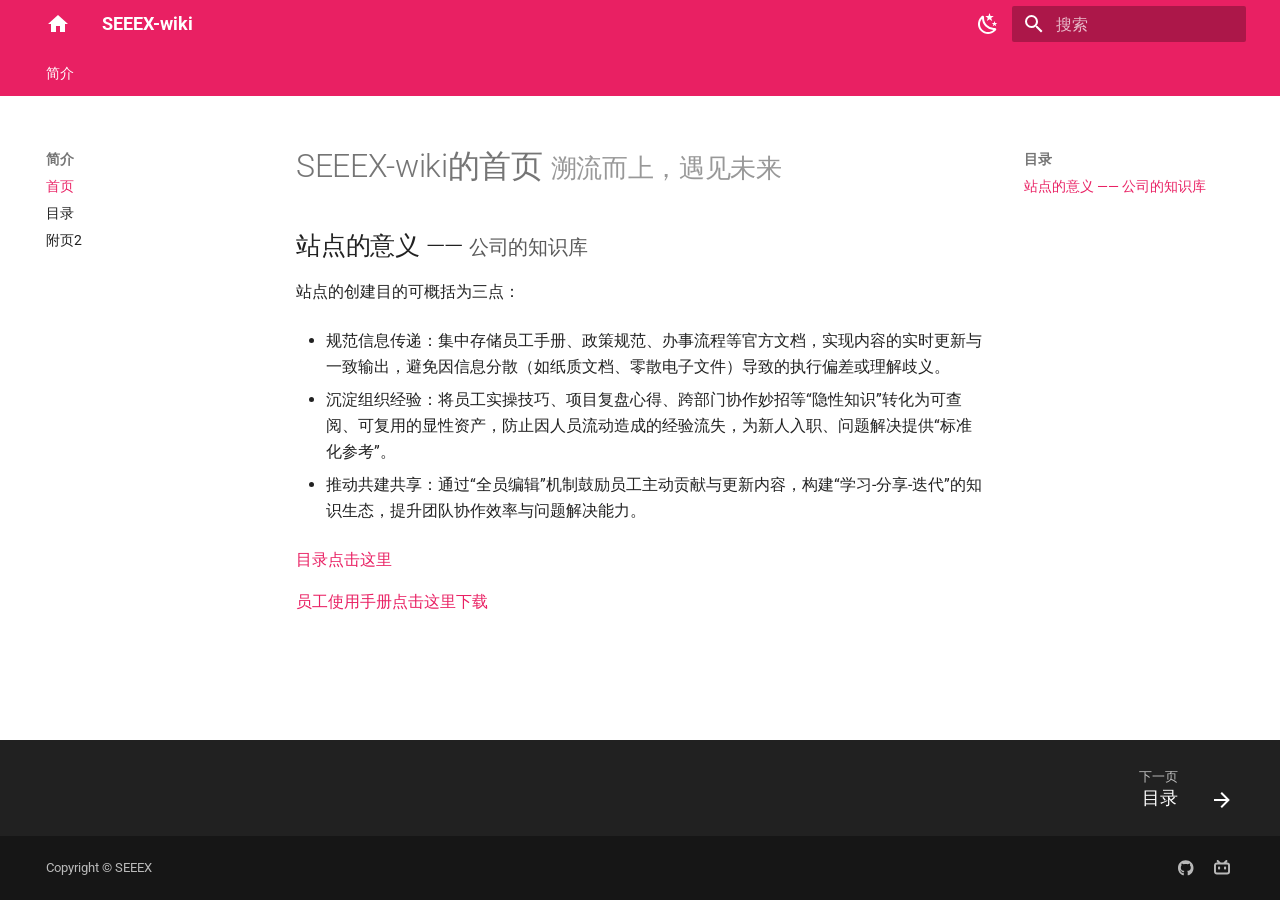
<file: index.html>
<!doctype html>
<html lang="zh" class="no-js">
  <head>
    
      <meta charset="utf-8">
      <meta name="viewport" content="width=device-width,initial-scale=1">
      
      
      
      
      
        <link rel="next" href="first/">
      
      
      <link rel="icon" href="assets/images/favicon.png">
      <meta name="generator" content="mkdocs-1.6.1, mkdocs-material-9.6.15">
    
    
      
        <title>首页 - SEEEX-wiki</title>
      
    
    
      <link rel="stylesheet" href="assets/stylesheets/main.342714a4.min.css">
      
        
        <link rel="stylesheet" href="assets/stylesheets/palette.06af60db.min.css">
      
      


    
    
      
    
    
      
        
        
        <link rel="preconnect" href="https://fonts.gstatic.com" crossorigin>
        <link rel="stylesheet" href="https://fonts.googleapis.com/css?family=Roboto:300,300i,400,400i,700,700i%7CRoboto+Mono:400,400i,700,700i&display=fallback">
        <style>:root{--md-text-font:"Roboto";--md-code-font:"Roboto Mono"}</style>
      
    
    
      <link rel="stylesheet" href="assets/_mkdocstrings.css">
    
    <script>__md_scope=new URL(".",location),__md_hash=e=>[...e].reduce(((e,_)=>(e<<5)-e+_.charCodeAt(0)),0),__md_get=(e,_=localStorage,t=__md_scope)=>JSON.parse(_.getItem(t.pathname+"."+e)),__md_set=(e,_,t=localStorage,a=__md_scope)=>{try{t.setItem(a.pathname+"."+e,JSON.stringify(_))}catch(e){}}</script>
    
      

    
    
    
  </head>
  
  
    
    
      
    
    
    
    
    <body dir="ltr" data-md-color-scheme="default" data-md-color-primary="pink" data-md-color-accent="pink">
  
    
    <input class="md-toggle" data-md-toggle="drawer" type="checkbox" id="__drawer" autocomplete="off">
    <input class="md-toggle" data-md-toggle="search" type="checkbox" id="__search" autocomplete="off">
    <label class="md-overlay" for="__drawer"></label>
    <div data-md-component="skip">
      
        
        <a href="#seeex-wiki" class="md-skip">
          跳转至
        </a>
      
    </div>
    <div data-md-component="announce">
      
    </div>
    
    
      

<header class="md-header" data-md-component="header">
  <nav class="md-header__inner md-grid" aria-label="页眉">
    <a href="." title="SEEEX-wiki" class="md-header__button md-logo" aria-label="SEEEX-wiki" data-md-component="logo">
      
  
  <svg xmlns="http://www.w3.org/2000/svg" viewBox="0 0 24 24"><path d="M10 20v-6h4v6h5v-8h3L12 3 2 12h3v8z"/></svg>

    </a>
    <label class="md-header__button md-icon" for="__drawer">
      
      <svg xmlns="http://www.w3.org/2000/svg" viewBox="0 0 24 24"><path d="M3 6h18v2H3zm0 5h18v2H3zm0 5h18v2H3z"/></svg>
    </label>
    <div class="md-header__title" data-md-component="header-title">
      <div class="md-header__ellipsis">
        <div class="md-header__topic">
          <span class="md-ellipsis">
            SEEEX-wiki
          </span>
        </div>
        <div class="md-header__topic" data-md-component="header-topic">
          <span class="md-ellipsis">
            
              首页
            
          </span>
        </div>
      </div>
    </div>
    
      
        <form class="md-header__option" data-md-component="palette">
  
    
    
    
    <input class="md-option" data-md-color-media="(prefers-color-scheme: light)" data-md-color-scheme="default" data-md-color-primary="pink" data-md-color-accent="pink"  aria-label="切换到暗色模式"  type="radio" name="__palette" id="__palette_0">
    
      <label class="md-header__button md-icon" title="切换到暗色模式" for="__palette_1" hidden>
        <svg xmlns="http://www.w3.org/2000/svg" viewBox="0 0 24 24"><path d="m17.75 4.09-2.53 1.94.91 3.06-2.63-1.81-2.63 1.81.91-3.06-2.53-1.94L12.44 4l1.06-3 1.06 3zm3.5 6.91-1.64 1.25.59 1.98-1.7-1.17-1.7 1.17.59-1.98L15.75 11l2.06-.05L18.5 9l.69 1.95zm-2.28 4.95c.83-.08 1.72 1.1 1.19 1.85-.32.45-.66.87-1.08 1.27C15.17 23 8.84 23 4.94 19.07c-3.91-3.9-3.91-10.24 0-14.14.4-.4.82-.76 1.27-1.08.75-.53 1.93.36 1.85 1.19-.27 2.86.69 5.83 2.89 8.02a9.96 9.96 0 0 0 8.02 2.89m-1.64 2.02a12.08 12.08 0 0 1-7.8-3.47c-2.17-2.19-3.33-5-3.49-7.82-2.81 3.14-2.7 7.96.31 10.98 3.02 3.01 7.84 3.12 10.98.31"/></svg>
      </label>
    
  
    
    
    
    <input class="md-option" data-md-color-media="(prefers-color-scheme: dark)" data-md-color-scheme="slate" data-md-color-primary="pink" data-md-color-accent="pink"  aria-label="切换到亮色模式"  type="radio" name="__palette" id="__palette_1">
    
      <label class="md-header__button md-icon" title="切换到亮色模式" for="__palette_0" hidden>
        <svg xmlns="http://www.w3.org/2000/svg" viewBox="0 0 24 24"><path d="M12 7a5 5 0 0 1 5 5 5 5 0 0 1-5 5 5 5 0 0 1-5-5 5 5 0 0 1 5-5m0 2a3 3 0 0 0-3 3 3 3 0 0 0 3 3 3 3 0 0 0 3-3 3 3 0 0 0-3-3m0-7 2.39 3.42C13.65 5.15 12.84 5 12 5s-1.65.15-2.39.42zM3.34 7l4.16-.35A7.2 7.2 0 0 0 5.94 8.5c-.44.74-.69 1.5-.83 2.29zm.02 10 1.76-3.77a7.131 7.131 0 0 0 2.38 4.14zM20.65 7l-1.77 3.79a7.02 7.02 0 0 0-2.38-4.15zm-.01 10-4.14.36c.59-.51 1.12-1.14 1.54-1.86.42-.73.69-1.5.83-2.29zM12 22l-2.41-3.44c.74.27 1.55.44 2.41.44.82 0 1.63-.17 2.37-.44z"/></svg>
      </label>
    
  
</form>
      
    
    
      <script>var palette=__md_get("__palette");if(palette&&palette.color){if("(prefers-color-scheme)"===palette.color.media){var media=matchMedia("(prefers-color-scheme: light)"),input=document.querySelector(media.matches?"[data-md-color-media='(prefers-color-scheme: light)']":"[data-md-color-media='(prefers-color-scheme: dark)']");palette.color.media=input.getAttribute("data-md-color-media"),palette.color.scheme=input.getAttribute("data-md-color-scheme"),palette.color.primary=input.getAttribute("data-md-color-primary"),palette.color.accent=input.getAttribute("data-md-color-accent")}for(var[key,value]of Object.entries(palette.color))document.body.setAttribute("data-md-color-"+key,value)}</script>
    
    
    
      
      
        <label class="md-header__button md-icon" for="__search">
          
          <svg xmlns="http://www.w3.org/2000/svg" viewBox="0 0 24 24"><path d="M9.5 3A6.5 6.5 0 0 1 16 9.5c0 1.61-.59 3.09-1.56 4.23l.27.27h.79l5 5-1.5 1.5-5-5v-.79l-.27-.27A6.52 6.52 0 0 1 9.5 16 6.5 6.5 0 0 1 3 9.5 6.5 6.5 0 0 1 9.5 3m0 2C7 5 5 7 5 9.5S7 14 9.5 14 14 12 14 9.5 12 5 9.5 5"/></svg>
        </label>
        <div class="md-search" data-md-component="search" role="dialog">
  <label class="md-search__overlay" for="__search"></label>
  <div class="md-search__inner" role="search">
    <form class="md-search__form" name="search">
      <input type="text" class="md-search__input" name="query" aria-label="搜索" placeholder="搜索" autocapitalize="off" autocorrect="off" autocomplete="off" spellcheck="false" data-md-component="search-query" required>
      <label class="md-search__icon md-icon" for="__search">
        
        <svg xmlns="http://www.w3.org/2000/svg" viewBox="0 0 24 24"><path d="M9.5 3A6.5 6.5 0 0 1 16 9.5c0 1.61-.59 3.09-1.56 4.23l.27.27h.79l5 5-1.5 1.5-5-5v-.79l-.27-.27A6.52 6.52 0 0 1 9.5 16 6.5 6.5 0 0 1 3 9.5 6.5 6.5 0 0 1 9.5 3m0 2C7 5 5 7 5 9.5S7 14 9.5 14 14 12 14 9.5 12 5 9.5 5"/></svg>
        
        <svg xmlns="http://www.w3.org/2000/svg" viewBox="0 0 24 24"><path d="M20 11v2H8l5.5 5.5-1.42 1.42L4.16 12l7.92-7.92L13.5 5.5 8 11z"/></svg>
      </label>
      <nav class="md-search__options" aria-label="查找">
        
          <a href="javascript:void(0)" class="md-search__icon md-icon" title="分享" aria-label="分享" data-clipboard data-clipboard-text="" data-md-component="search-share" tabindex="-1">
            
            <svg xmlns="http://www.w3.org/2000/svg" viewBox="0 0 24 24"><path d="M18 16.08c-.76 0-1.44.3-1.96.77L8.91 12.7c.05-.23.09-.46.09-.7s-.04-.47-.09-.7l7.05-4.11c.54.5 1.25.81 2.04.81a3 3 0 0 0 3-3 3 3 0 0 0-3-3 3 3 0 0 0-3 3c0 .24.04.47.09.7L8.04 9.81C7.5 9.31 6.79 9 6 9a3 3 0 0 0-3 3 3 3 0 0 0 3 3c.79 0 1.5-.31 2.04-.81l7.12 4.15c-.05.21-.08.43-.08.66 0 1.61 1.31 2.91 2.92 2.91s2.92-1.3 2.92-2.91A2.92 2.92 0 0 0 18 16.08"/></svg>
          </a>
        
        <button type="reset" class="md-search__icon md-icon" title="清空当前内容" aria-label="清空当前内容" tabindex="-1">
          
          <svg xmlns="http://www.w3.org/2000/svg" viewBox="0 0 24 24"><path d="M19 6.41 17.59 5 12 10.59 6.41 5 5 6.41 10.59 12 5 17.59 6.41 19 12 13.41 17.59 19 19 17.59 13.41 12z"/></svg>
        </button>
      </nav>
      
        <div class="md-search__suggest" data-md-component="search-suggest"></div>
      
    </form>
    <div class="md-search__output">
      <div class="md-search__scrollwrap" tabindex="0" data-md-scrollfix>
        <div class="md-search-result" data-md-component="search-result">
          <div class="md-search-result__meta">
            正在初始化搜索引擎
          </div>
          <ol class="md-search-result__list" role="presentation"></ol>
        </div>
      </div>
    </div>
  </div>
</div>
      
    
    
  </nav>
  
</header>
    
    <div class="md-container" data-md-component="container">
      
      
        
          
            
<nav class="md-tabs" aria-label="标签" data-md-component="tabs">
  <div class="md-grid">
    <ul class="md-tabs__list">
      
        
  
  
  
    
  
  
    
    
      <li class="md-tabs__item md-tabs__item--active">
        <a href="." class="md-tabs__link">
          
  
  
  简介

        </a>
      </li>
    
  

      
    </ul>
  </div>
</nav>
          
        
      
      <main class="md-main" data-md-component="main">
        <div class="md-main__inner md-grid">
          
            
              
              <div class="md-sidebar md-sidebar--primary" data-md-component="sidebar" data-md-type="navigation" >
                <div class="md-sidebar__scrollwrap">
                  <div class="md-sidebar__inner">
                    


  


<nav class="md-nav md-nav--primary md-nav--lifted" aria-label="导航栏" data-md-level="0">
  <label class="md-nav__title" for="__drawer">
    <a href="." title="SEEEX-wiki" class="md-nav__button md-logo" aria-label="SEEEX-wiki" data-md-component="logo">
      
  
  <svg xmlns="http://www.w3.org/2000/svg" viewBox="0 0 24 24"><path d="M10 20v-6h4v6h5v-8h3L12 3 2 12h3v8z"/></svg>

    </a>
    SEEEX-wiki
  </label>
  
  <ul class="md-nav__list" data-md-scrollfix>
    
      
      
  
  
    
  
  
  
    
    
    
    
      
        
        
      
      
        
      
    
    
      
    
    <li class="md-nav__item md-nav__item--active md-nav__item--section md-nav__item--nested">
      
        
        
        <input class="md-nav__toggle md-toggle " type="checkbox" id="__nav_1" checked>
        
          
          <label class="md-nav__link" for="__nav_1" id="__nav_1_label" tabindex="">
            
  
  
  <span class="md-ellipsis">
    简介
    
  </span>
  

            <span class="md-nav__icon md-icon"></span>
          </label>
        
        <nav class="md-nav" data-md-level="1" aria-labelledby="__nav_1_label" aria-expanded="true">
          <label class="md-nav__title" for="__nav_1">
            <span class="md-nav__icon md-icon"></span>
            简介
          </label>
          <ul class="md-nav__list" data-md-scrollfix>
            
              
                
  
  
    
  
  
  
    <li class="md-nav__item md-nav__item--active">
      
      <input class="md-nav__toggle md-toggle" type="checkbox" id="__toc">
      
      
        
      
      
        <label class="md-nav__link md-nav__link--active" for="__toc">
          
  
  
  <span class="md-ellipsis">
    首页
    
  </span>
  

          <span class="md-nav__icon md-icon"></span>
        </label>
      
      <a href="." class="md-nav__link md-nav__link--active">
        
  
  
  <span class="md-ellipsis">
    首页
    
  </span>
  

      </a>
      
        

<nav class="md-nav md-nav--secondary" aria-label="目录">
  
  
  
    
  
  
    <label class="md-nav__title" for="__toc">
      <span class="md-nav__icon md-icon"></span>
      目录
    </label>
    <ul class="md-nav__list" data-md-component="toc" data-md-scrollfix>
      
        <li class="md-nav__item">
  <a href="#_1" class="md-nav__link">
    <span class="md-ellipsis">
      站点的意义 —— 公司的知识库
    </span>
  </a>
  
</li>
      
    </ul>
  
</nav>
      
    </li>
  

              
            
              
                
  
  
  
  
    <li class="md-nav__item">
      <a href="first/" class="md-nav__link">
        
  
  
  <span class="md-ellipsis">
    目录
    
  </span>
  

      </a>
    </li>
  

              
            
              
                
  
  
  
  
    <li class="md-nav__item">
      <a href="second/" class="md-nav__link">
        
  
  
  <span class="md-ellipsis">
    附页2
    
  </span>
  

      </a>
    </li>
  

              
            
          </ul>
        </nav>
      
    </li>
  

    
  </ul>
</nav>
                  </div>
                </div>
              </div>
            
            
              
              <div class="md-sidebar md-sidebar--secondary" data-md-component="sidebar" data-md-type="toc" >
                <div class="md-sidebar__scrollwrap">
                  <div class="md-sidebar__inner">
                    

<nav class="md-nav md-nav--secondary" aria-label="目录">
  
  
  
    
  
  
    <label class="md-nav__title" for="__toc">
      <span class="md-nav__icon md-icon"></span>
      目录
    </label>
    <ul class="md-nav__list" data-md-component="toc" data-md-scrollfix>
      
        <li class="md-nav__item">
  <a href="#_1" class="md-nav__link">
    <span class="md-ellipsis">
      站点的意义 —— 公司的知识库
    </span>
  </a>
  
</li>
      
    </ul>
  
</nav>
                  </div>
                </div>
              </div>
            
          
          
            <div class="md-content" data-md-component="content">
              <article class="md-content__inner md-typeset">
                
                  



<h1 id="seeex-wiki">SEEEX-wiki的首页 <small>溯流而上，遇见未来</small><a class="headerlink" href="#seeex-wiki" title="Permanent link">&para;</a></h1>
<h2 id="_1">站点的意义   ——  <small>公司的知识库</small><a class="headerlink" href="#_1" title="Permanent link">&para;</a></h2>
<p>站点的创建目的可概括为三点：</p>
<ul>
<li>
<p>规范信息传递：集中存储员工手册、政策规范、办事流程等官方文档，实现内容的实时更新与一致输出，避免因信息分散（如纸质文档、零散电子文件）导致的执行偏差或理解歧义。</p>
</li>
<li>
<p>沉淀组织经验：将员工实操技巧、项目复盘心得、跨部门协作妙招等“隐性知识”转化为可查阅、可复用的显性资产，防止因人员流动造成的经验流失，为新人入职、问题解决提供“标准化参考”。</p>
</li>
<li>
<p>推动共建共享：通过“全员编辑”机制鼓励员工主动贡献与更新内容，构建“学习-分享-迭代”的知识生态，提升团队协作效率与问题解决能力。</p>
</li>
</ul>
<p><a href="first/">目录点击这里</a></p>
<p><a href="https://docspace-qwglq6.onlyoffice.com/s/F9W8JWmcrv_QKBK">员工使用手册点击这里下载</a></p>












                
              </article>
            </div>
          
          
<script>var target=document.getElementById(location.hash.slice(1));target&&target.name&&(target.checked=target.name.startsWith("__tabbed_"))</script>
        </div>
        
          <button type="button" class="md-top md-icon" data-md-component="top" hidden>
  
  <svg xmlns="http://www.w3.org/2000/svg" viewBox="0 0 24 24"><path d="M13 20h-2V8l-5.5 5.5-1.42-1.42L12 4.16l7.92 7.92-1.42 1.42L13 8z"/></svg>
  回到页面顶部
</button>
        
      </main>
      
        <footer class="md-footer">
  
    
      
      <nav class="md-footer__inner md-grid" aria-label="页脚" >
        
        
          
          <a href="first/" class="md-footer__link md-footer__link--next" aria-label="下一页: 目录">
            <div class="md-footer__title">
              <span class="md-footer__direction">
                下一页
              </span>
              <div class="md-ellipsis">
                目录
              </div>
            </div>
            <div class="md-footer__button md-icon">
              
              <svg xmlns="http://www.w3.org/2000/svg" viewBox="0 0 24 24"><path d="M4 11v2h12l-5.5 5.5 1.42 1.42L19.84 12l-7.92-7.92L10.5 5.5 16 11z"/></svg>
            </div>
          </a>
        
      </nav>
    
  
  <div class="md-footer-meta md-typeset">
    <div class="md-footer-meta__inner md-grid">
      <div class="md-copyright">
  
    <div class="md-copyright__highlight">
      Copyright &copy; SEEEX
    </div>
  
  
</div>
      
        <div class="md-social">
  
    
    
    
    
    <a href="https://github.com" target="_blank" rel="noopener" title="GitHub" class="md-social__link">
      <svg xmlns="http://www.w3.org/2000/svg" viewBox="0 0 496 512"><!--! Font Awesome Free 6.7.2 by @fontawesome - https://fontawesome.com License - https://fontawesome.com/license/free (Icons: CC BY 4.0, Fonts: SIL OFL 1.1, Code: MIT License) Copyright 2024 Fonticons, Inc.--><path d="M165.9 397.4c0 2-2.3 3.6-5.2 3.6-3.3.3-5.6-1.3-5.6-3.6 0-2 2.3-3.6 5.2-3.6 3-.3 5.6 1.3 5.6 3.6m-31.1-4.5c-.7 2 1.3 4.3 4.3 4.9 2.6 1 5.6 0 6.2-2s-1.3-4.3-4.3-5.2c-2.6-.7-5.5.3-6.2 2.3m44.2-1.7c-2.9.7-4.9 2.6-4.6 4.9.3 2 2.9 3.3 5.9 2.6 2.9-.7 4.9-2.6 4.6-4.6-.3-1.9-3-3.2-5.9-2.9M244.8 8C106.1 8 0 113.3 0 252c0 110.9 69.8 205.8 169.5 239.2 12.8 2.3 17.3-5.6 17.3-12.1 0-6.2-.3-40.4-.3-61.4 0 0-70 15-84.7-29.8 0 0-11.4-29.1-27.8-36.6 0 0-22.9-15.7 1.6-15.4 0 0 24.9 2 38.6 25.8 21.9 38.6 58.6 27.5 72.9 20.9 2.3-16 8.8-27.1 16-33.7-55.9-6.2-112.3-14.3-112.3-110.5 0-27.5 7.6-41.3 23.6-58.9-2.6-6.5-11.1-33.3 2.6-67.9 20.9-6.5 69 27 69 27 20-5.6 41.5-8.5 62.8-8.5s42.8 2.9 62.8 8.5c0 0 48.1-33.6 69-27 13.7 34.7 5.2 61.4 2.6 67.9 16 17.7 25.8 31.5 25.8 58.9 0 96.5-58.9 104.2-114.8 110.5 9.2 7.9 17 22.9 17 46.4 0 33.7-.3 75.4-.3 83.6 0 6.5 4.6 14.4 17.3 12.1C428.2 457.8 496 362.9 496 252 496 113.3 383.5 8 244.8 8M97.2 352.9c-1.3 1-1 3.3.7 5.2 1.6 1.6 3.9 2.3 5.2 1 1.3-1 1-3.3-.7-5.2-1.6-1.6-3.9-2.3-5.2-1m-10.8-8.1c-.7 1.3.3 2.9 2.3 3.9 1.6 1 3.6.7 4.3-.7.7-1.3-.3-2.9-2.3-3.9-2-.6-3.6-.3-4.3.7m32.4 35.6c-1.6 1.3-1 4.3 1.3 6.2 2.3 2.3 5.2 2.6 6.5 1 1.3-1.3.7-4.3-1.3-6.2-2.2-2.3-5.2-2.6-6.5-1m-11.4-14.7c-1.6 1-1.6 3.6 0 5.9s4.3 3.3 5.6 2.3c1.6-1.3 1.6-3.9 0-6.2-1.4-2.3-4-3.3-5.6-2"/></svg>
    </a>
  
    
    
    
    
    <a href="https://space.bilibili.com/3546703389002196?spm_id_from=333.788.0.0" target="_blank" rel="noopener" title="Bilibili" class="md-social__link">
      <svg xmlns="http://www.w3.org/2000/svg" viewBox="0 0 512 512"><!--! Font Awesome Free 6.7.2 by @fontawesome - https://fontawesome.com License - https://fontawesome.com/license/free (Icons: CC BY 4.0, Fonts: SIL OFL 1.1, Code: MIT License) Copyright 2024 Fonticons, Inc.--><path d="M488.6 104.1c16.7 18.1 24.4 39.7 23.3 65.7v202.4c-.4 26.4-9.2 48.1-26.5 65.1-17.2 17-39.1 25.9-65.5 26.7H92.02c-26.45-.8-48.21-9.8-65.28-27.2C9.682 419.4.767 396.5 0 368.2V169.8c.767-26 9.682-47.6 26.74-65.7C43.81 87.75 65.57 78.77 92.02 78h29.38L96.05 52.19c-5.75-5.73-8.63-13-8.63-21.79 0-8.8 2.88-16.06 8.63-21.797C101.8 2.868 109.1 0 117.9 0q13.2 0 21.9 8.603L213.1 78h88l74.5-69.397C381.7 2.868 389.2 0 398 0q13.2 0 21.9 8.603c5.7 5.737 8.6 12.997 8.6 21.797 0 8.79-2.9 16.06-8.6 21.79L394.6 78h29.3c26.4.77 48 9.75 64.7 26.1m-38.8 69.7c-.4-9.6-3.7-17.4-10.7-23.5-5.2-6.1-14-9.4-22.7-9.8H96.05c-9.59.4-17.45 3.7-23.58 9.8-6.14 6.1-9.4 13.9-9.78 23.5v194.4c0 9.2 3.26 17 9.78 23.5s14.38 9.8 23.58 9.8H416.4c9.2 0 17-3.3 23.3-9.8s9.7-14.3 10.1-23.5zm-264.3 42.7c6.3 6.3 9.7 14.1 10.1 23.2V273c-.4 9.2-3.7 16.9-9.8 23.2-6.2 6.3-14 9.5-23.6 9.5s-17.5-3.2-23.6-9.5-9.4-14-9.8-23.2v-33.3c.4-9.1 3.8-16.9 10.1-23.2s13.2-9.6 23.3-10c9.2.4 17 3.7 23.3 10m191.5 0c6.3 6.3 9.7 14.1 10.1 23.2V273c-.4 9.2-3.7 16.9-9.8 23.2s-14 9.5-23.6 9.5-17.4-3.2-23.6-9.5c-7-6.3-9.4-14-9.7-23.2v-33.3c.3-9.1 3.7-16.9 10-23.2s14.1-9.6 23.3-10c9.2.4 17 3.7 23.3 10"/></svg>
    </a>
  
</div>
      
    </div>
  </div>
</footer>
      
    </div>
    <div class="md-dialog" data-md-component="dialog">
      <div class="md-dialog__inner md-typeset"></div>
    </div>
    
    
    
      
      <script id="__config" type="application/json">{"base": ".", "features": ["navigation.instant", "navigation.tabs", "navigation.tracking", "navigation.sections", "navigation.expand", "navigation.prune", "toc.follow", "navigation.top", "search.suggest", "search.highlight", "search.share", "navigation.footer", "content.code.copy"], "search": "assets/javascripts/workers/search.d50fe291.min.js", "tags": null, "translations": {"clipboard.copied": "\u5df2\u590d\u5236", "clipboard.copy": "\u590d\u5236", "search.result.more.one": "\u5728\u8be5\u9875\u4e0a\u8fd8\u6709 1 \u4e2a\u7b26\u5408\u6761\u4ef6\u7684\u7ed3\u679c", "search.result.more.other": "\u5728\u8be5\u9875\u4e0a\u8fd8\u6709 # \u4e2a\u7b26\u5408\u6761\u4ef6\u7684\u7ed3\u679c", "search.result.none": "\u6ca1\u6709\u627e\u5230\u7b26\u5408\u6761\u4ef6\u7684\u7ed3\u679c", "search.result.one": "\u627e\u5230 1 \u4e2a\u7b26\u5408\u6761\u4ef6\u7684\u7ed3\u679c", "search.result.other": "# \u4e2a\u7b26\u5408\u6761\u4ef6\u7684\u7ed3\u679c", "search.result.placeholder": "\u952e\u5165\u4ee5\u5f00\u59cb\u641c\u7d22", "search.result.term.missing": "\u7f3a\u5c11", "select.version": "\u9009\u62e9\u5f53\u524d\u7248\u672c"}, "version": null}</script>
    
    
      <script src="assets/javascripts/bundle.56ea9cef.min.js"></script>
      
    
  </body>
</html>
</file>
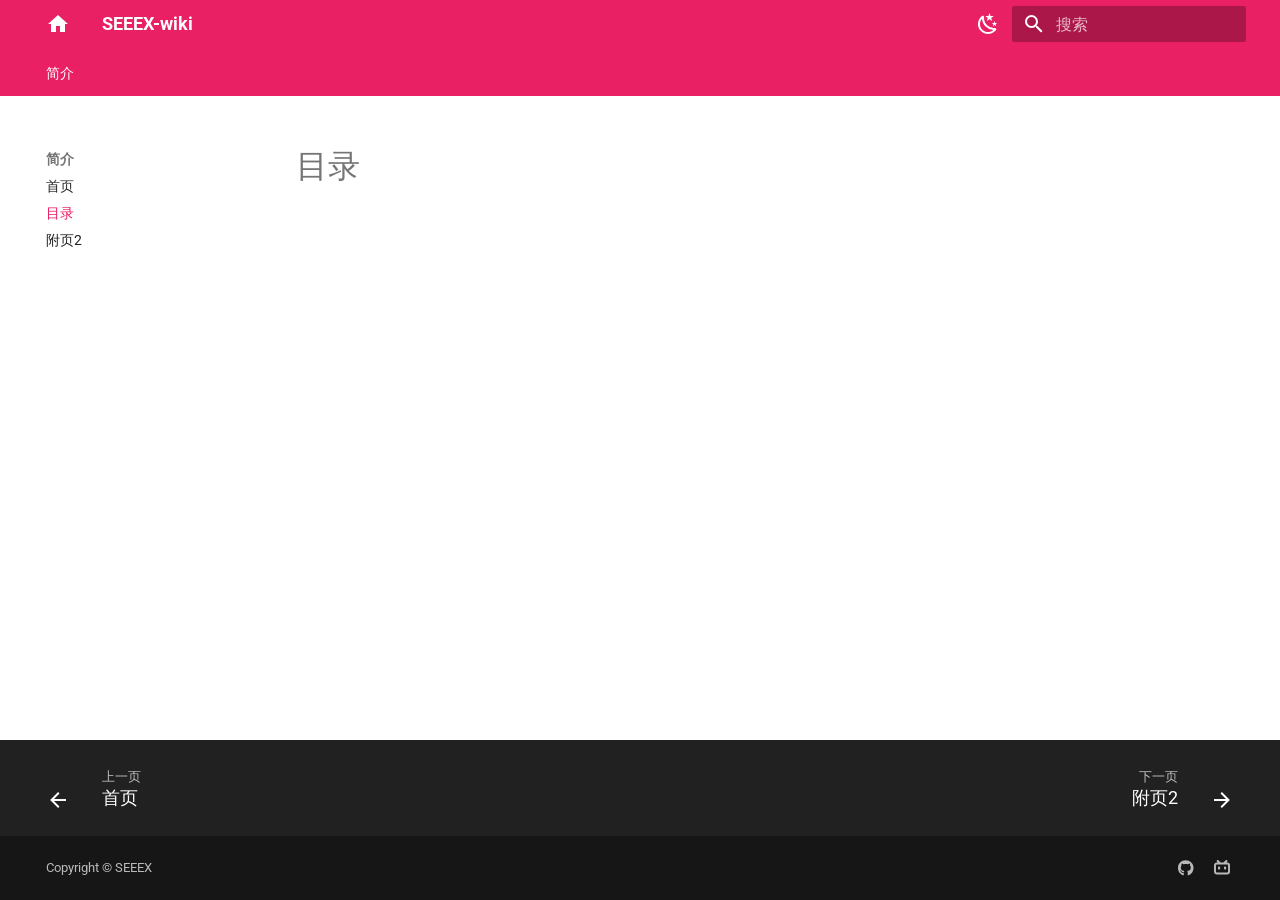
<file: first/index.html>
<!doctype html>
<html lang="zh" class="no-js">
  <head>
    
      <meta charset="utf-8">
      <meta name="viewport" content="width=device-width,initial-scale=1">
      
      
      
      
        <link rel="prev" href="..">
      
      
        <link rel="next" href="../second/">
      
      
      <link rel="icon" href="../assets/images/favicon.png">
      <meta name="generator" content="mkdocs-1.6.1, mkdocs-material-9.6.15">
    
    
      
        <title>目录 - SEEEX-wiki</title>
      
    
    
      <link rel="stylesheet" href="../assets/stylesheets/main.342714a4.min.css">
      
        
        <link rel="stylesheet" href="../assets/stylesheets/palette.06af60db.min.css">
      
      


    
    
      
    
    
      
        
        
        <link rel="preconnect" href="https://fonts.gstatic.com" crossorigin>
        <link rel="stylesheet" href="https://fonts.googleapis.com/css?family=Roboto:300,300i,400,400i,700,700i%7CRoboto+Mono:400,400i,700,700i&display=fallback">
        <style>:root{--md-text-font:"Roboto";--md-code-font:"Roboto Mono"}</style>
      
    
    
      <link rel="stylesheet" href="../assets/_mkdocstrings.css">
    
    <script>__md_scope=new URL("..",location),__md_hash=e=>[...e].reduce(((e,_)=>(e<<5)-e+_.charCodeAt(0)),0),__md_get=(e,_=localStorage,t=__md_scope)=>JSON.parse(_.getItem(t.pathname+"."+e)),__md_set=(e,_,t=localStorage,a=__md_scope)=>{try{t.setItem(a.pathname+"."+e,JSON.stringify(_))}catch(e){}}</script>
    
      

    
    
    
  </head>
  
  
    
    
      
    
    
    
    
    <body dir="ltr" data-md-color-scheme="default" data-md-color-primary="pink" data-md-color-accent="pink">
  
    
    <input class="md-toggle" data-md-toggle="drawer" type="checkbox" id="__drawer" autocomplete="off">
    <input class="md-toggle" data-md-toggle="search" type="checkbox" id="__search" autocomplete="off">
    <label class="md-overlay" for="__drawer"></label>
    <div data-md-component="skip">
      
    </div>
    <div data-md-component="announce">
      
    </div>
    
    
      

<header class="md-header" data-md-component="header">
  <nav class="md-header__inner md-grid" aria-label="页眉">
    <a href=".." title="SEEEX-wiki" class="md-header__button md-logo" aria-label="SEEEX-wiki" data-md-component="logo">
      
  
  <svg xmlns="http://www.w3.org/2000/svg" viewBox="0 0 24 24"><path d="M10 20v-6h4v6h5v-8h3L12 3 2 12h3v8z"/></svg>

    </a>
    <label class="md-header__button md-icon" for="__drawer">
      
      <svg xmlns="http://www.w3.org/2000/svg" viewBox="0 0 24 24"><path d="M3 6h18v2H3zm0 5h18v2H3zm0 5h18v2H3z"/></svg>
    </label>
    <div class="md-header__title" data-md-component="header-title">
      <div class="md-header__ellipsis">
        <div class="md-header__topic">
          <span class="md-ellipsis">
            SEEEX-wiki
          </span>
        </div>
        <div class="md-header__topic" data-md-component="header-topic">
          <span class="md-ellipsis">
            
              目录
            
          </span>
        </div>
      </div>
    </div>
    
      
        <form class="md-header__option" data-md-component="palette">
  
    
    
    
    <input class="md-option" data-md-color-media="(prefers-color-scheme: light)" data-md-color-scheme="default" data-md-color-primary="pink" data-md-color-accent="pink"  aria-label="切换到暗色模式"  type="radio" name="__palette" id="__palette_0">
    
      <label class="md-header__button md-icon" title="切换到暗色模式" for="__palette_1" hidden>
        <svg xmlns="http://www.w3.org/2000/svg" viewBox="0 0 24 24"><path d="m17.75 4.09-2.53 1.94.91 3.06-2.63-1.81-2.63 1.81.91-3.06-2.53-1.94L12.44 4l1.06-3 1.06 3zm3.5 6.91-1.64 1.25.59 1.98-1.7-1.17-1.7 1.17.59-1.98L15.75 11l2.06-.05L18.5 9l.69 1.95zm-2.28 4.95c.83-.08 1.72 1.1 1.19 1.85-.32.45-.66.87-1.08 1.27C15.17 23 8.84 23 4.94 19.07c-3.91-3.9-3.91-10.24 0-14.14.4-.4.82-.76 1.27-1.08.75-.53 1.93.36 1.85 1.19-.27 2.86.69 5.83 2.89 8.02a9.96 9.96 0 0 0 8.02 2.89m-1.64 2.02a12.08 12.08 0 0 1-7.8-3.47c-2.17-2.19-3.33-5-3.49-7.82-2.81 3.14-2.7 7.96.31 10.98 3.02 3.01 7.84 3.12 10.98.31"/></svg>
      </label>
    
  
    
    
    
    <input class="md-option" data-md-color-media="(prefers-color-scheme: dark)" data-md-color-scheme="slate" data-md-color-primary="pink" data-md-color-accent="pink"  aria-label="切换到亮色模式"  type="radio" name="__palette" id="__palette_1">
    
      <label class="md-header__button md-icon" title="切换到亮色模式" for="__palette_0" hidden>
        <svg xmlns="http://www.w3.org/2000/svg" viewBox="0 0 24 24"><path d="M12 7a5 5 0 0 1 5 5 5 5 0 0 1-5 5 5 5 0 0 1-5-5 5 5 0 0 1 5-5m0 2a3 3 0 0 0-3 3 3 3 0 0 0 3 3 3 3 0 0 0 3-3 3 3 0 0 0-3-3m0-7 2.39 3.42C13.65 5.15 12.84 5 12 5s-1.65.15-2.39.42zM3.34 7l4.16-.35A7.2 7.2 0 0 0 5.94 8.5c-.44.74-.69 1.5-.83 2.29zm.02 10 1.76-3.77a7.131 7.131 0 0 0 2.38 4.14zM20.65 7l-1.77 3.79a7.02 7.02 0 0 0-2.38-4.15zm-.01 10-4.14.36c.59-.51 1.12-1.14 1.54-1.86.42-.73.69-1.5.83-2.29zM12 22l-2.41-3.44c.74.27 1.55.44 2.41.44.82 0 1.63-.17 2.37-.44z"/></svg>
      </label>
    
  
</form>
      
    
    
      <script>var palette=__md_get("__palette");if(palette&&palette.color){if("(prefers-color-scheme)"===palette.color.media){var media=matchMedia("(prefers-color-scheme: light)"),input=document.querySelector(media.matches?"[data-md-color-media='(prefers-color-scheme: light)']":"[data-md-color-media='(prefers-color-scheme: dark)']");palette.color.media=input.getAttribute("data-md-color-media"),palette.color.scheme=input.getAttribute("data-md-color-scheme"),palette.color.primary=input.getAttribute("data-md-color-primary"),palette.color.accent=input.getAttribute("data-md-color-accent")}for(var[key,value]of Object.entries(palette.color))document.body.setAttribute("data-md-color-"+key,value)}</script>
    
    
    
      
      
        <label class="md-header__button md-icon" for="__search">
          
          <svg xmlns="http://www.w3.org/2000/svg" viewBox="0 0 24 24"><path d="M9.5 3A6.5 6.5 0 0 1 16 9.5c0 1.61-.59 3.09-1.56 4.23l.27.27h.79l5 5-1.5 1.5-5-5v-.79l-.27-.27A6.52 6.52 0 0 1 9.5 16 6.5 6.5 0 0 1 3 9.5 6.5 6.5 0 0 1 9.5 3m0 2C7 5 5 7 5 9.5S7 14 9.5 14 14 12 14 9.5 12 5 9.5 5"/></svg>
        </label>
        <div class="md-search" data-md-component="search" role="dialog">
  <label class="md-search__overlay" for="__search"></label>
  <div class="md-search__inner" role="search">
    <form class="md-search__form" name="search">
      <input type="text" class="md-search__input" name="query" aria-label="搜索" placeholder="搜索" autocapitalize="off" autocorrect="off" autocomplete="off" spellcheck="false" data-md-component="search-query" required>
      <label class="md-search__icon md-icon" for="__search">
        
        <svg xmlns="http://www.w3.org/2000/svg" viewBox="0 0 24 24"><path d="M9.5 3A6.5 6.5 0 0 1 16 9.5c0 1.61-.59 3.09-1.56 4.23l.27.27h.79l5 5-1.5 1.5-5-5v-.79l-.27-.27A6.52 6.52 0 0 1 9.5 16 6.5 6.5 0 0 1 3 9.5 6.5 6.5 0 0 1 9.5 3m0 2C7 5 5 7 5 9.5S7 14 9.5 14 14 12 14 9.5 12 5 9.5 5"/></svg>
        
        <svg xmlns="http://www.w3.org/2000/svg" viewBox="0 0 24 24"><path d="M20 11v2H8l5.5 5.5-1.42 1.42L4.16 12l7.92-7.92L13.5 5.5 8 11z"/></svg>
      </label>
      <nav class="md-search__options" aria-label="查找">
        
          <a href="javascript:void(0)" class="md-search__icon md-icon" title="分享" aria-label="分享" data-clipboard data-clipboard-text="" data-md-component="search-share" tabindex="-1">
            
            <svg xmlns="http://www.w3.org/2000/svg" viewBox="0 0 24 24"><path d="M18 16.08c-.76 0-1.44.3-1.96.77L8.91 12.7c.05-.23.09-.46.09-.7s-.04-.47-.09-.7l7.05-4.11c.54.5 1.25.81 2.04.81a3 3 0 0 0 3-3 3 3 0 0 0-3-3 3 3 0 0 0-3 3c0 .24.04.47.09.7L8.04 9.81C7.5 9.31 6.79 9 6 9a3 3 0 0 0-3 3 3 3 0 0 0 3 3c.79 0 1.5-.31 2.04-.81l7.12 4.15c-.05.21-.08.43-.08.66 0 1.61 1.31 2.91 2.92 2.91s2.92-1.3 2.92-2.91A2.92 2.92 0 0 0 18 16.08"/></svg>
          </a>
        
        <button type="reset" class="md-search__icon md-icon" title="清空当前内容" aria-label="清空当前内容" tabindex="-1">
          
          <svg xmlns="http://www.w3.org/2000/svg" viewBox="0 0 24 24"><path d="M19 6.41 17.59 5 12 10.59 6.41 5 5 6.41 10.59 12 5 17.59 6.41 19 12 13.41 17.59 19 19 17.59 13.41 12z"/></svg>
        </button>
      </nav>
      
        <div class="md-search__suggest" data-md-component="search-suggest"></div>
      
    </form>
    <div class="md-search__output">
      <div class="md-search__scrollwrap" tabindex="0" data-md-scrollfix>
        <div class="md-search-result" data-md-component="search-result">
          <div class="md-search-result__meta">
            正在初始化搜索引擎
          </div>
          <ol class="md-search-result__list" role="presentation"></ol>
        </div>
      </div>
    </div>
  </div>
</div>
      
    
    
  </nav>
  
</header>
    
    <div class="md-container" data-md-component="container">
      
      
        
          
            
<nav class="md-tabs" aria-label="标签" data-md-component="tabs">
  <div class="md-grid">
    <ul class="md-tabs__list">
      
        
  
  
  
    
  
  
    
    
      <li class="md-tabs__item md-tabs__item--active">
        <a href=".." class="md-tabs__link">
          
  
  
  简介

        </a>
      </li>
    
  

      
    </ul>
  </div>
</nav>
          
        
      
      <main class="md-main" data-md-component="main">
        <div class="md-main__inner md-grid">
          
            
              
              <div class="md-sidebar md-sidebar--primary" data-md-component="sidebar" data-md-type="navigation" >
                <div class="md-sidebar__scrollwrap">
                  <div class="md-sidebar__inner">
                    


  


<nav class="md-nav md-nav--primary md-nav--lifted" aria-label="导航栏" data-md-level="0">
  <label class="md-nav__title" for="__drawer">
    <a href=".." title="SEEEX-wiki" class="md-nav__button md-logo" aria-label="SEEEX-wiki" data-md-component="logo">
      
  
  <svg xmlns="http://www.w3.org/2000/svg" viewBox="0 0 24 24"><path d="M10 20v-6h4v6h5v-8h3L12 3 2 12h3v8z"/></svg>

    </a>
    SEEEX-wiki
  </label>
  
  <ul class="md-nav__list" data-md-scrollfix>
    
      
      
  
  
    
  
  
  
    
    
    
    
      
        
        
      
      
        
      
    
    
      
    
    <li class="md-nav__item md-nav__item--active md-nav__item--section md-nav__item--nested">
      
        
        
        <input class="md-nav__toggle md-toggle " type="checkbox" id="__nav_1" checked>
        
          
          <label class="md-nav__link" for="__nav_1" id="__nav_1_label" tabindex="">
            
  
  
  <span class="md-ellipsis">
    简介
    
  </span>
  

            <span class="md-nav__icon md-icon"></span>
          </label>
        
        <nav class="md-nav" data-md-level="1" aria-labelledby="__nav_1_label" aria-expanded="true">
          <label class="md-nav__title" for="__nav_1">
            <span class="md-nav__icon md-icon"></span>
            简介
          </label>
          <ul class="md-nav__list" data-md-scrollfix>
            
              
                
  
  
  
  
    <li class="md-nav__item">
      <a href=".." class="md-nav__link">
        
  
  
  <span class="md-ellipsis">
    首页
    
  </span>
  

      </a>
    </li>
  

              
            
              
                
  
  
    
  
  
  
    <li class="md-nav__item md-nav__item--active">
      
      <input class="md-nav__toggle md-toggle" type="checkbox" id="__toc">
      
      
      
      <a href="./" class="md-nav__link md-nav__link--active">
        
  
  
  <span class="md-ellipsis">
    目录
    
  </span>
  

      </a>
      
    </li>
  

              
            
              
                
  
  
  
  
    <li class="md-nav__item">
      <a href="../second/" class="md-nav__link">
        
  
  
  <span class="md-ellipsis">
    附页2
    
  </span>
  

      </a>
    </li>
  

              
            
          </ul>
        </nav>
      
    </li>
  

    
  </ul>
</nav>
                  </div>
                </div>
              </div>
            
            
              
              <div class="md-sidebar md-sidebar--secondary" data-md-component="sidebar" data-md-type="toc" >
                <div class="md-sidebar__scrollwrap">
                  <div class="md-sidebar__inner">
                    

<nav class="md-nav md-nav--secondary" aria-label="目录">
  
  
  
  
</nav>
                  </div>
                </div>
              </div>
            
          
          
            <div class="md-content" data-md-component="content">
              <article class="md-content__inner md-typeset">
                
                  



  <h1>目录</h1>














                
              </article>
            </div>
          
          
<script>var target=document.getElementById(location.hash.slice(1));target&&target.name&&(target.checked=target.name.startsWith("__tabbed_"))</script>
        </div>
        
          <button type="button" class="md-top md-icon" data-md-component="top" hidden>
  
  <svg xmlns="http://www.w3.org/2000/svg" viewBox="0 0 24 24"><path d="M13 20h-2V8l-5.5 5.5-1.42-1.42L12 4.16l7.92 7.92-1.42 1.42L13 8z"/></svg>
  回到页面顶部
</button>
        
      </main>
      
        <footer class="md-footer">
  
    
      
      <nav class="md-footer__inner md-grid" aria-label="页脚" >
        
          
          <a href=".." class="md-footer__link md-footer__link--prev" aria-label="上一页: 首页">
            <div class="md-footer__button md-icon">
              
              <svg xmlns="http://www.w3.org/2000/svg" viewBox="0 0 24 24"><path d="M20 11v2H8l5.5 5.5-1.42 1.42L4.16 12l7.92-7.92L13.5 5.5 8 11z"/></svg>
            </div>
            <div class="md-footer__title">
              <span class="md-footer__direction">
                上一页
              </span>
              <div class="md-ellipsis">
                首页
              </div>
            </div>
          </a>
        
        
          
          <a href="../second/" class="md-footer__link md-footer__link--next" aria-label="下一页: 附页2">
            <div class="md-footer__title">
              <span class="md-footer__direction">
                下一页
              </span>
              <div class="md-ellipsis">
                附页2
              </div>
            </div>
            <div class="md-footer__button md-icon">
              
              <svg xmlns="http://www.w3.org/2000/svg" viewBox="0 0 24 24"><path d="M4 11v2h12l-5.5 5.5 1.42 1.42L19.84 12l-7.92-7.92L10.5 5.5 16 11z"/></svg>
            </div>
          </a>
        
      </nav>
    
  
  <div class="md-footer-meta md-typeset">
    <div class="md-footer-meta__inner md-grid">
      <div class="md-copyright">
  
    <div class="md-copyright__highlight">
      Copyright &copy; SEEEX
    </div>
  
  
</div>
      
        <div class="md-social">
  
    
    
    
    
    <a href="https://github.com" target="_blank" rel="noopener" title="GitHub" class="md-social__link">
      <svg xmlns="http://www.w3.org/2000/svg" viewBox="0 0 496 512"><!--! Font Awesome Free 6.7.2 by @fontawesome - https://fontawesome.com License - https://fontawesome.com/license/free (Icons: CC BY 4.0, Fonts: SIL OFL 1.1, Code: MIT License) Copyright 2024 Fonticons, Inc.--><path d="M165.9 397.4c0 2-2.3 3.6-5.2 3.6-3.3.3-5.6-1.3-5.6-3.6 0-2 2.3-3.6 5.2-3.6 3-.3 5.6 1.3 5.6 3.6m-31.1-4.5c-.7 2 1.3 4.3 4.3 4.9 2.6 1 5.6 0 6.2-2s-1.3-4.3-4.3-5.2c-2.6-.7-5.5.3-6.2 2.3m44.2-1.7c-2.9.7-4.9 2.6-4.6 4.9.3 2 2.9 3.3 5.9 2.6 2.9-.7 4.9-2.6 4.6-4.6-.3-1.9-3-3.2-5.9-2.9M244.8 8C106.1 8 0 113.3 0 252c0 110.9 69.8 205.8 169.5 239.2 12.8 2.3 17.3-5.6 17.3-12.1 0-6.2-.3-40.4-.3-61.4 0 0-70 15-84.7-29.8 0 0-11.4-29.1-27.8-36.6 0 0-22.9-15.7 1.6-15.4 0 0 24.9 2 38.6 25.8 21.9 38.6 58.6 27.5 72.9 20.9 2.3-16 8.8-27.1 16-33.7-55.9-6.2-112.3-14.3-112.3-110.5 0-27.5 7.6-41.3 23.6-58.9-2.6-6.5-11.1-33.3 2.6-67.9 20.9-6.5 69 27 69 27 20-5.6 41.5-8.5 62.8-8.5s42.8 2.9 62.8 8.5c0 0 48.1-33.6 69-27 13.7 34.7 5.2 61.4 2.6 67.9 16 17.7 25.8 31.5 25.8 58.9 0 96.5-58.9 104.2-114.8 110.5 9.2 7.9 17 22.9 17 46.4 0 33.7-.3 75.4-.3 83.6 0 6.5 4.6 14.4 17.3 12.1C428.2 457.8 496 362.9 496 252 496 113.3 383.5 8 244.8 8M97.2 352.9c-1.3 1-1 3.3.7 5.2 1.6 1.6 3.9 2.3 5.2 1 1.3-1 1-3.3-.7-5.2-1.6-1.6-3.9-2.3-5.2-1m-10.8-8.1c-.7 1.3.3 2.9 2.3 3.9 1.6 1 3.6.7 4.3-.7.7-1.3-.3-2.9-2.3-3.9-2-.6-3.6-.3-4.3.7m32.4 35.6c-1.6 1.3-1 4.3 1.3 6.2 2.3 2.3 5.2 2.6 6.5 1 1.3-1.3.7-4.3-1.3-6.2-2.2-2.3-5.2-2.6-6.5-1m-11.4-14.7c-1.6 1-1.6 3.6 0 5.9s4.3 3.3 5.6 2.3c1.6-1.3 1.6-3.9 0-6.2-1.4-2.3-4-3.3-5.6-2"/></svg>
    </a>
  
    
    
    
    
    <a href="https://space.bilibili.com/3546703389002196?spm_id_from=333.788.0.0" target="_blank" rel="noopener" title="Bilibili" class="md-social__link">
      <svg xmlns="http://www.w3.org/2000/svg" viewBox="0 0 512 512"><!--! Font Awesome Free 6.7.2 by @fontawesome - https://fontawesome.com License - https://fontawesome.com/license/free (Icons: CC BY 4.0, Fonts: SIL OFL 1.1, Code: MIT License) Copyright 2024 Fonticons, Inc.--><path d="M488.6 104.1c16.7 18.1 24.4 39.7 23.3 65.7v202.4c-.4 26.4-9.2 48.1-26.5 65.1-17.2 17-39.1 25.9-65.5 26.7H92.02c-26.45-.8-48.21-9.8-65.28-27.2C9.682 419.4.767 396.5 0 368.2V169.8c.767-26 9.682-47.6 26.74-65.7C43.81 87.75 65.57 78.77 92.02 78h29.38L96.05 52.19c-5.75-5.73-8.63-13-8.63-21.79 0-8.8 2.88-16.06 8.63-21.797C101.8 2.868 109.1 0 117.9 0q13.2 0 21.9 8.603L213.1 78h88l74.5-69.397C381.7 2.868 389.2 0 398 0q13.2 0 21.9 8.603c5.7 5.737 8.6 12.997 8.6 21.797 0 8.79-2.9 16.06-8.6 21.79L394.6 78h29.3c26.4.77 48 9.75 64.7 26.1m-38.8 69.7c-.4-9.6-3.7-17.4-10.7-23.5-5.2-6.1-14-9.4-22.7-9.8H96.05c-9.59.4-17.45 3.7-23.58 9.8-6.14 6.1-9.4 13.9-9.78 23.5v194.4c0 9.2 3.26 17 9.78 23.5s14.38 9.8 23.58 9.8H416.4c9.2 0 17-3.3 23.3-9.8s9.7-14.3 10.1-23.5zm-264.3 42.7c6.3 6.3 9.7 14.1 10.1 23.2V273c-.4 9.2-3.7 16.9-9.8 23.2-6.2 6.3-14 9.5-23.6 9.5s-17.5-3.2-23.6-9.5-9.4-14-9.8-23.2v-33.3c.4-9.1 3.8-16.9 10.1-23.2s13.2-9.6 23.3-10c9.2.4 17 3.7 23.3 10m191.5 0c6.3 6.3 9.7 14.1 10.1 23.2V273c-.4 9.2-3.7 16.9-9.8 23.2s-14 9.5-23.6 9.5-17.4-3.2-23.6-9.5c-7-6.3-9.4-14-9.7-23.2v-33.3c.3-9.1 3.7-16.9 10-23.2s14.1-9.6 23.3-10c9.2.4 17 3.7 23.3 10"/></svg>
    </a>
  
</div>
      
    </div>
  </div>
</footer>
      
    </div>
    <div class="md-dialog" data-md-component="dialog">
      <div class="md-dialog__inner md-typeset"></div>
    </div>
    
    
    
      
      <script id="__config" type="application/json">{"base": "..", "features": ["navigation.instant", "navigation.tabs", "navigation.tracking", "navigation.sections", "navigation.expand", "navigation.prune", "toc.follow", "navigation.top", "search.suggest", "search.highlight", "search.share", "navigation.footer", "content.code.copy"], "search": "../assets/javascripts/workers/search.d50fe291.min.js", "tags": null, "translations": {"clipboard.copied": "\u5df2\u590d\u5236", "clipboard.copy": "\u590d\u5236", "search.result.more.one": "\u5728\u8be5\u9875\u4e0a\u8fd8\u6709 1 \u4e2a\u7b26\u5408\u6761\u4ef6\u7684\u7ed3\u679c", "search.result.more.other": "\u5728\u8be5\u9875\u4e0a\u8fd8\u6709 # \u4e2a\u7b26\u5408\u6761\u4ef6\u7684\u7ed3\u679c", "search.result.none": "\u6ca1\u6709\u627e\u5230\u7b26\u5408\u6761\u4ef6\u7684\u7ed3\u679c", "search.result.one": "\u627e\u5230 1 \u4e2a\u7b26\u5408\u6761\u4ef6\u7684\u7ed3\u679c", "search.result.other": "# \u4e2a\u7b26\u5408\u6761\u4ef6\u7684\u7ed3\u679c", "search.result.placeholder": "\u952e\u5165\u4ee5\u5f00\u59cb\u641c\u7d22", "search.result.term.missing": "\u7f3a\u5c11", "select.version": "\u9009\u62e9\u5f53\u524d\u7248\u672c"}, "version": null}</script>
    
    
      <script src="../assets/javascripts/bundle.56ea9cef.min.js"></script>
      
    
  </body>
</html>
</file>
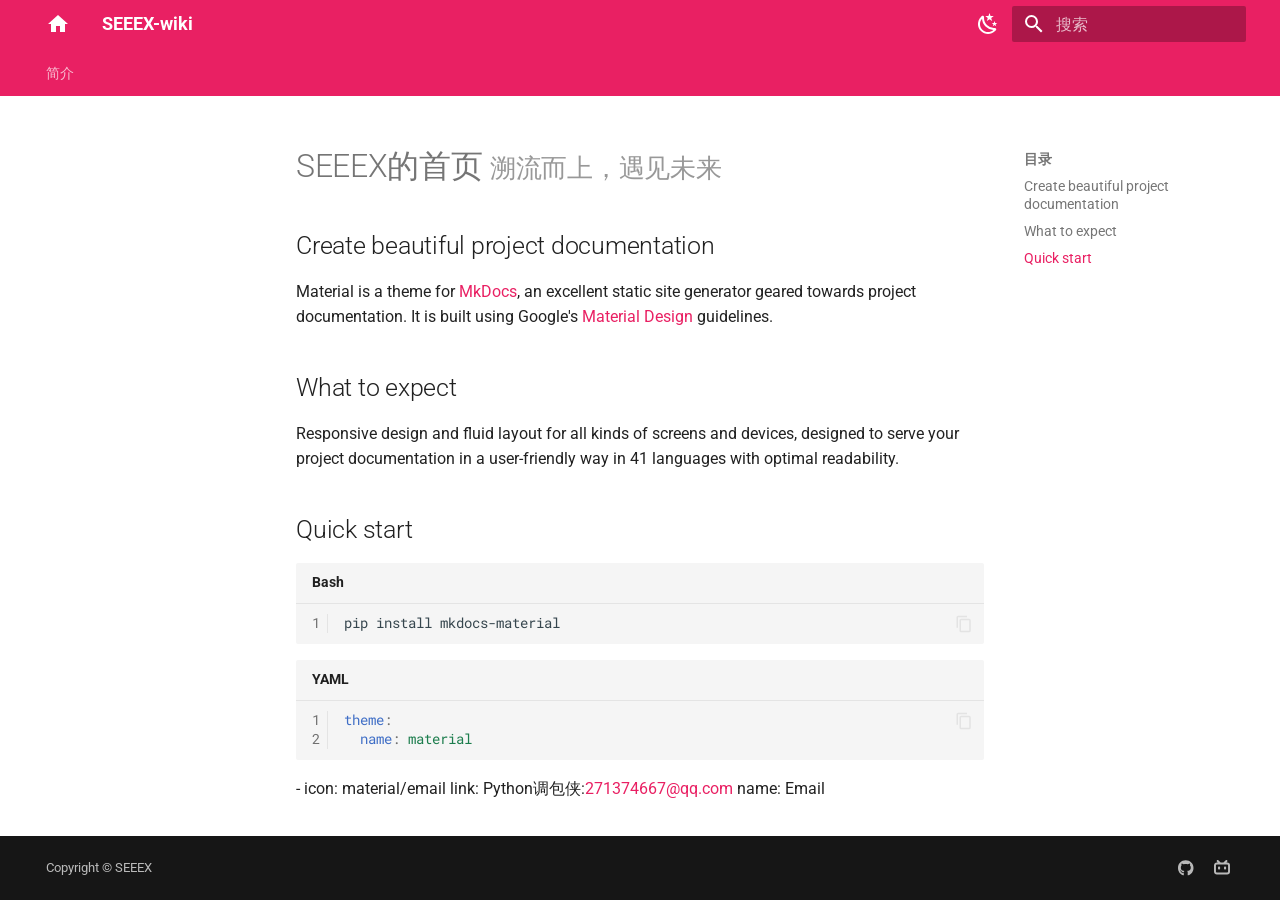
<file: practial/index.html>
<!doctype html>
<html lang="zh" class="no-js">
  <head>
    
      <meta charset="utf-8">
      <meta name="viewport" content="width=device-width,initial-scale=1">
      
      
      
      
      
      
      <link rel="icon" href="../assets/images/favicon.png">
      <meta name="generator" content="mkdocs-1.6.1, mkdocs-material-9.6.15">
    
    
      
        <title>SEEEX的首页 溯流而上，遇见未来 - SEEEX-wiki</title>
      
    
    
      <link rel="stylesheet" href="../assets/stylesheets/main.342714a4.min.css">
      
        
        <link rel="stylesheet" href="../assets/stylesheets/palette.06af60db.min.css">
      
      


    
    
      
    
    
      
        
        
        <link rel="preconnect" href="https://fonts.gstatic.com" crossorigin>
        <link rel="stylesheet" href="https://fonts.googleapis.com/css?family=Roboto:300,300i,400,400i,700,700i%7CRoboto+Mono:400,400i,700,700i&display=fallback">
        <style>:root{--md-text-font:"Roboto";--md-code-font:"Roboto Mono"}</style>
      
    
    
      <link rel="stylesheet" href="../assets/_mkdocstrings.css">
    
    <script>__md_scope=new URL("..",location),__md_hash=e=>[...e].reduce(((e,_)=>(e<<5)-e+_.charCodeAt(0)),0),__md_get=(e,_=localStorage,t=__md_scope)=>JSON.parse(_.getItem(t.pathname+"."+e)),__md_set=(e,_,t=localStorage,a=__md_scope)=>{try{t.setItem(a.pathname+"."+e,JSON.stringify(_))}catch(e){}}</script>
    
      

    
    
    
  </head>
  
  
    
    
      
    
    
    
    
    <body dir="ltr" data-md-color-scheme="default" data-md-color-primary="pink" data-md-color-accent="pink">
  
    
    <input class="md-toggle" data-md-toggle="drawer" type="checkbox" id="__drawer" autocomplete="off">
    <input class="md-toggle" data-md-toggle="search" type="checkbox" id="__search" autocomplete="off">
    <label class="md-overlay" for="__drawer"></label>
    <div data-md-component="skip">
      
        
        <a href="#seeex" class="md-skip">
          跳转至
        </a>
      
    </div>
    <div data-md-component="announce">
      
    </div>
    
    
      

<header class="md-header" data-md-component="header">
  <nav class="md-header__inner md-grid" aria-label="页眉">
    <a href=".." title="SEEEX-wiki" class="md-header__button md-logo" aria-label="SEEEX-wiki" data-md-component="logo">
      
  
  <svg xmlns="http://www.w3.org/2000/svg" viewBox="0 0 24 24"><path d="M10 20v-6h4v6h5v-8h3L12 3 2 12h3v8z"/></svg>

    </a>
    <label class="md-header__button md-icon" for="__drawer">
      
      <svg xmlns="http://www.w3.org/2000/svg" viewBox="0 0 24 24"><path d="M3 6h18v2H3zm0 5h18v2H3zm0 5h18v2H3z"/></svg>
    </label>
    <div class="md-header__title" data-md-component="header-title">
      <div class="md-header__ellipsis">
        <div class="md-header__topic">
          <span class="md-ellipsis">
            SEEEX-wiki
          </span>
        </div>
        <div class="md-header__topic" data-md-component="header-topic">
          <span class="md-ellipsis">
            
              SEEEX的首页 溯流而上，遇见未来
            
          </span>
        </div>
      </div>
    </div>
    
      
        <form class="md-header__option" data-md-component="palette">
  
    
    
    
    <input class="md-option" data-md-color-media="(prefers-color-scheme: light)" data-md-color-scheme="default" data-md-color-primary="pink" data-md-color-accent="pink"  aria-label="切换到暗色模式"  type="radio" name="__palette" id="__palette_0">
    
      <label class="md-header__button md-icon" title="切换到暗色模式" for="__palette_1" hidden>
        <svg xmlns="http://www.w3.org/2000/svg" viewBox="0 0 24 24"><path d="m17.75 4.09-2.53 1.94.91 3.06-2.63-1.81-2.63 1.81.91-3.06-2.53-1.94L12.44 4l1.06-3 1.06 3zm3.5 6.91-1.64 1.25.59 1.98-1.7-1.17-1.7 1.17.59-1.98L15.75 11l2.06-.05L18.5 9l.69 1.95zm-2.28 4.95c.83-.08 1.72 1.1 1.19 1.85-.32.45-.66.87-1.08 1.27C15.17 23 8.84 23 4.94 19.07c-3.91-3.9-3.91-10.24 0-14.14.4-.4.82-.76 1.27-1.08.75-.53 1.93.36 1.85 1.19-.27 2.86.69 5.83 2.89 8.02a9.96 9.96 0 0 0 8.02 2.89m-1.64 2.02a12.08 12.08 0 0 1-7.8-3.47c-2.17-2.19-3.33-5-3.49-7.82-2.81 3.14-2.7 7.96.31 10.98 3.02 3.01 7.84 3.12 10.98.31"/></svg>
      </label>
    
  
    
    
    
    <input class="md-option" data-md-color-media="(prefers-color-scheme: dark)" data-md-color-scheme="slate" data-md-color-primary="pink" data-md-color-accent="pink"  aria-label="切换到亮色模式"  type="radio" name="__palette" id="__palette_1">
    
      <label class="md-header__button md-icon" title="切换到亮色模式" for="__palette_0" hidden>
        <svg xmlns="http://www.w3.org/2000/svg" viewBox="0 0 24 24"><path d="M12 7a5 5 0 0 1 5 5 5 5 0 0 1-5 5 5 5 0 0 1-5-5 5 5 0 0 1 5-5m0 2a3 3 0 0 0-3 3 3 3 0 0 0 3 3 3 3 0 0 0 3-3 3 3 0 0 0-3-3m0-7 2.39 3.42C13.65 5.15 12.84 5 12 5s-1.65.15-2.39.42zM3.34 7l4.16-.35A7.2 7.2 0 0 0 5.94 8.5c-.44.74-.69 1.5-.83 2.29zm.02 10 1.76-3.77a7.131 7.131 0 0 0 2.38 4.14zM20.65 7l-1.77 3.79a7.02 7.02 0 0 0-2.38-4.15zm-.01 10-4.14.36c.59-.51 1.12-1.14 1.54-1.86.42-.73.69-1.5.83-2.29zM12 22l-2.41-3.44c.74.27 1.55.44 2.41.44.82 0 1.63-.17 2.37-.44z"/></svg>
      </label>
    
  
</form>
      
    
    
      <script>var palette=__md_get("__palette");if(palette&&palette.color){if("(prefers-color-scheme)"===palette.color.media){var media=matchMedia("(prefers-color-scheme: light)"),input=document.querySelector(media.matches?"[data-md-color-media='(prefers-color-scheme: light)']":"[data-md-color-media='(prefers-color-scheme: dark)']");palette.color.media=input.getAttribute("data-md-color-media"),palette.color.scheme=input.getAttribute("data-md-color-scheme"),palette.color.primary=input.getAttribute("data-md-color-primary"),palette.color.accent=input.getAttribute("data-md-color-accent")}for(var[key,value]of Object.entries(palette.color))document.body.setAttribute("data-md-color-"+key,value)}</script>
    
    
    
      
      
        <label class="md-header__button md-icon" for="__search">
          
          <svg xmlns="http://www.w3.org/2000/svg" viewBox="0 0 24 24"><path d="M9.5 3A6.5 6.5 0 0 1 16 9.5c0 1.61-.59 3.09-1.56 4.23l.27.27h.79l5 5-1.5 1.5-5-5v-.79l-.27-.27A6.52 6.52 0 0 1 9.5 16 6.5 6.5 0 0 1 3 9.5 6.5 6.5 0 0 1 9.5 3m0 2C7 5 5 7 5 9.5S7 14 9.5 14 14 12 14 9.5 12 5 9.5 5"/></svg>
        </label>
        <div class="md-search" data-md-component="search" role="dialog">
  <label class="md-search__overlay" for="__search"></label>
  <div class="md-search__inner" role="search">
    <form class="md-search__form" name="search">
      <input type="text" class="md-search__input" name="query" aria-label="搜索" placeholder="搜索" autocapitalize="off" autocorrect="off" autocomplete="off" spellcheck="false" data-md-component="search-query" required>
      <label class="md-search__icon md-icon" for="__search">
        
        <svg xmlns="http://www.w3.org/2000/svg" viewBox="0 0 24 24"><path d="M9.5 3A6.5 6.5 0 0 1 16 9.5c0 1.61-.59 3.09-1.56 4.23l.27.27h.79l5 5-1.5 1.5-5-5v-.79l-.27-.27A6.52 6.52 0 0 1 9.5 16 6.5 6.5 0 0 1 3 9.5 6.5 6.5 0 0 1 9.5 3m0 2C7 5 5 7 5 9.5S7 14 9.5 14 14 12 14 9.5 12 5 9.5 5"/></svg>
        
        <svg xmlns="http://www.w3.org/2000/svg" viewBox="0 0 24 24"><path d="M20 11v2H8l5.5 5.5-1.42 1.42L4.16 12l7.92-7.92L13.5 5.5 8 11z"/></svg>
      </label>
      <nav class="md-search__options" aria-label="查找">
        
          <a href="javascript:void(0)" class="md-search__icon md-icon" title="分享" aria-label="分享" data-clipboard data-clipboard-text="" data-md-component="search-share" tabindex="-1">
            
            <svg xmlns="http://www.w3.org/2000/svg" viewBox="0 0 24 24"><path d="M18 16.08c-.76 0-1.44.3-1.96.77L8.91 12.7c.05-.23.09-.46.09-.7s-.04-.47-.09-.7l7.05-4.11c.54.5 1.25.81 2.04.81a3 3 0 0 0 3-3 3 3 0 0 0-3-3 3 3 0 0 0-3 3c0 .24.04.47.09.7L8.04 9.81C7.5 9.31 6.79 9 6 9a3 3 0 0 0-3 3 3 3 0 0 0 3 3c.79 0 1.5-.31 2.04-.81l7.12 4.15c-.05.21-.08.43-.08.66 0 1.61 1.31 2.91 2.92 2.91s2.92-1.3 2.92-2.91A2.92 2.92 0 0 0 18 16.08"/></svg>
          </a>
        
        <button type="reset" class="md-search__icon md-icon" title="清空当前内容" aria-label="清空当前内容" tabindex="-1">
          
          <svg xmlns="http://www.w3.org/2000/svg" viewBox="0 0 24 24"><path d="M19 6.41 17.59 5 12 10.59 6.41 5 5 6.41 10.59 12 5 17.59 6.41 19 12 13.41 17.59 19 19 17.59 13.41 12z"/></svg>
        </button>
      </nav>
      
        <div class="md-search__suggest" data-md-component="search-suggest"></div>
      
    </form>
    <div class="md-search__output">
      <div class="md-search__scrollwrap" tabindex="0" data-md-scrollfix>
        <div class="md-search-result" data-md-component="search-result">
          <div class="md-search-result__meta">
            正在初始化搜索引擎
          </div>
          <ol class="md-search-result__list" role="presentation"></ol>
        </div>
      </div>
    </div>
  </div>
</div>
      
    
    
  </nav>
  
</header>
    
    <div class="md-container" data-md-component="container">
      
      
        
          
            
<nav class="md-tabs" aria-label="标签" data-md-component="tabs">
  <div class="md-grid">
    <ul class="md-tabs__list">
      
        
  
  
  
  
    
    
      <li class="md-tabs__item">
        <a href=".." class="md-tabs__link">
          
  
  
  简介

        </a>
      </li>
    
  

      
    </ul>
  </div>
</nav>
          
        
      
      <main class="md-main" data-md-component="main">
        <div class="md-main__inner md-grid">
          
            
              
              <div class="md-sidebar md-sidebar--primary" data-md-component="sidebar" data-md-type="navigation" >
                <div class="md-sidebar__scrollwrap">
                  <div class="md-sidebar__inner">
                    


  


<nav class="md-nav md-nav--primary md-nav--lifted" aria-label="导航栏" data-md-level="0">
  <label class="md-nav__title" for="__drawer">
    <a href=".." title="SEEEX-wiki" class="md-nav__button md-logo" aria-label="SEEEX-wiki" data-md-component="logo">
      
  
  <svg xmlns="http://www.w3.org/2000/svg" viewBox="0 0 24 24"><path d="M10 20v-6h4v6h5v-8h3L12 3 2 12h3v8z"/></svg>

    </a>
    SEEEX-wiki
  </label>
  
  <ul class="md-nav__list" data-md-scrollfix>
    
      
      
  
  
  
  
    
    
    
    
      
      
        
      
    
    
      
        
        
      
    
    <li class="md-nav__item md-nav__item--pruned md-nav__item--nested">
      
        
  
  
  
    <a href=".." class="md-nav__link">
      
  
  
  <span class="md-ellipsis">
    简介
    
  </span>
  

      
        <span class="md-nav__icon md-icon"></span>
      
    </a>
  

      
    </li>
  

    
  </ul>
</nav>
                  </div>
                </div>
              </div>
            
            
              
              <div class="md-sidebar md-sidebar--secondary" data-md-component="sidebar" data-md-type="toc" >
                <div class="md-sidebar__scrollwrap">
                  <div class="md-sidebar__inner">
                    

<nav class="md-nav md-nav--secondary" aria-label="目录">
  
  
  
    
  
  
    <label class="md-nav__title" for="__toc">
      <span class="md-nav__icon md-icon"></span>
      目录
    </label>
    <ul class="md-nav__list" data-md-component="toc" data-md-scrollfix>
      
        <li class="md-nav__item">
  <a href="#create-beautiful-project-documentation" class="md-nav__link">
    <span class="md-ellipsis">
      Create beautiful project documentation
    </span>
  </a>
  
</li>
      
        <li class="md-nav__item">
  <a href="#what-to-expect" class="md-nav__link">
    <span class="md-ellipsis">
      What to expect
    </span>
  </a>
  
</li>
      
        <li class="md-nav__item">
  <a href="#quick-start" class="md-nav__link">
    <span class="md-ellipsis">
      Quick start
    </span>
  </a>
  
</li>
      
    </ul>
  
</nav>
                  </div>
                </div>
              </div>
            
          
          
            <div class="md-content" data-md-component="content">
              <article class="md-content__inner md-typeset">
                
                  



<h1 id="seeex">SEEEX的首页 <small>溯流而上，遇见未来</small><a class="headerlink" href="#seeex" title="Permanent link">&para;</a></h1>
<h2 id="create-beautiful-project-documentation">Create beautiful project documentation<a class="headerlink" href="#create-beautiful-project-documentation" title="Permanent link">&para;</a></h2>
<p>Material is a theme for <a href="https://www.mkdocs.org">MkDocs</a>, an excellent static site generator geared
towards project documentation. It is built using Google's <a href="https://material.io/design/">Material Design</a>
guidelines.</p>
<h2 id="what-to-expect">What to expect<a class="headerlink" href="#what-to-expect" title="Permanent link">&para;</a></h2>
<p>Responsive design and fluid layout for all kinds of screens and devices,
  designed to serve your project documentation in a user-friendly way in 41
  languages with optimal readability.</p>
<h2 id="quick-start">Quick start<a class="headerlink" href="#quick-start" title="Permanent link">&para;</a></h2>
<div class="language-sh highlight"><span class="filename">Bash</span><pre><span></span><code><a id="__codelineno-0-1" name="__codelineno-0-1"></a><a href="#__codelineno-0-1"><span class="linenos" data-linenos="1 "></span></a>pip<span class="w"> </span>install<span class="w"> </span>mkdocs-material
</code></pre></div>
<p><div class="language-yaml highlight"><span class="filename">YAML</span><pre><span></span><code><a id="__codelineno-1-1" name="__codelineno-1-1"></a><a href="#__codelineno-1-1"><span class="linenos" data-linenos="1 "></span></a><span class="nt">theme</span><span class="p">:</span>
<a id="__codelineno-1-2" name="__codelineno-1-2"></a><a href="#__codelineno-1-2"><span class="linenos" data-linenos="2 "></span></a><span class="w">  </span><span class="nt">name</span><span class="p">:</span><span class="w"> </span><span class="l l-Scalar l-Scalar-Plain">material</span>
</code></pre></div>
  - icon: material/email
          link: Python调包侠:<a href="&#109;&#97;&#105;&#108;&#116;&#111;&#58;&#50;&#55;&#49;&#51;&#55;&#52;&#54;&#54;&#55;&#64;&#113;&#113;&#46;&#99;&#111;&#109;">&#50;&#55;&#49;&#51;&#55;&#52;&#54;&#54;&#55;&#64;&#113;&#113;&#46;&#99;&#111;&#109;</a>
          name: Email</p>












                
              </article>
            </div>
          
          
<script>var target=document.getElementById(location.hash.slice(1));target&&target.name&&(target.checked=target.name.startsWith("__tabbed_"))</script>
        </div>
        
          <button type="button" class="md-top md-icon" data-md-component="top" hidden>
  
  <svg xmlns="http://www.w3.org/2000/svg" viewBox="0 0 24 24"><path d="M13 20h-2V8l-5.5 5.5-1.42-1.42L12 4.16l7.92 7.92-1.42 1.42L13 8z"/></svg>
  回到页面顶部
</button>
        
      </main>
      
        <footer class="md-footer">
  
    
  
  <div class="md-footer-meta md-typeset">
    <div class="md-footer-meta__inner md-grid">
      <div class="md-copyright">
  
    <div class="md-copyright__highlight">
      Copyright &copy; SEEEX
    </div>
  
  
</div>
      
        <div class="md-social">
  
    
    
    
    
    <a href="https://github.com" target="_blank" rel="noopener" title="GitHub" class="md-social__link">
      <svg xmlns="http://www.w3.org/2000/svg" viewBox="0 0 496 512"><!--! Font Awesome Free 6.7.2 by @fontawesome - https://fontawesome.com License - https://fontawesome.com/license/free (Icons: CC BY 4.0, Fonts: SIL OFL 1.1, Code: MIT License) Copyright 2024 Fonticons, Inc.--><path d="M165.9 397.4c0 2-2.3 3.6-5.2 3.6-3.3.3-5.6-1.3-5.6-3.6 0-2 2.3-3.6 5.2-3.6 3-.3 5.6 1.3 5.6 3.6m-31.1-4.5c-.7 2 1.3 4.3 4.3 4.9 2.6 1 5.6 0 6.2-2s-1.3-4.3-4.3-5.2c-2.6-.7-5.5.3-6.2 2.3m44.2-1.7c-2.9.7-4.9 2.6-4.6 4.9.3 2 2.9 3.3 5.9 2.6 2.9-.7 4.9-2.6 4.6-4.6-.3-1.9-3-3.2-5.9-2.9M244.8 8C106.1 8 0 113.3 0 252c0 110.9 69.8 205.8 169.5 239.2 12.8 2.3 17.3-5.6 17.3-12.1 0-6.2-.3-40.4-.3-61.4 0 0-70 15-84.7-29.8 0 0-11.4-29.1-27.8-36.6 0 0-22.9-15.7 1.6-15.4 0 0 24.9 2 38.6 25.8 21.9 38.6 58.6 27.5 72.9 20.9 2.3-16 8.8-27.1 16-33.7-55.9-6.2-112.3-14.3-112.3-110.5 0-27.5 7.6-41.3 23.6-58.9-2.6-6.5-11.1-33.3 2.6-67.9 20.9-6.5 69 27 69 27 20-5.6 41.5-8.5 62.8-8.5s42.8 2.9 62.8 8.5c0 0 48.1-33.6 69-27 13.7 34.7 5.2 61.4 2.6 67.9 16 17.7 25.8 31.5 25.8 58.9 0 96.5-58.9 104.2-114.8 110.5 9.2 7.9 17 22.9 17 46.4 0 33.7-.3 75.4-.3 83.6 0 6.5 4.6 14.4 17.3 12.1C428.2 457.8 496 362.9 496 252 496 113.3 383.5 8 244.8 8M97.2 352.9c-1.3 1-1 3.3.7 5.2 1.6 1.6 3.9 2.3 5.2 1 1.3-1 1-3.3-.7-5.2-1.6-1.6-3.9-2.3-5.2-1m-10.8-8.1c-.7 1.3.3 2.9 2.3 3.9 1.6 1 3.6.7 4.3-.7.7-1.3-.3-2.9-2.3-3.9-2-.6-3.6-.3-4.3.7m32.4 35.6c-1.6 1.3-1 4.3 1.3 6.2 2.3 2.3 5.2 2.6 6.5 1 1.3-1.3.7-4.3-1.3-6.2-2.2-2.3-5.2-2.6-6.5-1m-11.4-14.7c-1.6 1-1.6 3.6 0 5.9s4.3 3.3 5.6 2.3c1.6-1.3 1.6-3.9 0-6.2-1.4-2.3-4-3.3-5.6-2"/></svg>
    </a>
  
    
    
    
    
    <a href="https://space.bilibili.com/3546703389002196?spm_id_from=333.788.0.0" target="_blank" rel="noopener" title="Bilibili" class="md-social__link">
      <svg xmlns="http://www.w3.org/2000/svg" viewBox="0 0 512 512"><!--! Font Awesome Free 6.7.2 by @fontawesome - https://fontawesome.com License - https://fontawesome.com/license/free (Icons: CC BY 4.0, Fonts: SIL OFL 1.1, Code: MIT License) Copyright 2024 Fonticons, Inc.--><path d="M488.6 104.1c16.7 18.1 24.4 39.7 23.3 65.7v202.4c-.4 26.4-9.2 48.1-26.5 65.1-17.2 17-39.1 25.9-65.5 26.7H92.02c-26.45-.8-48.21-9.8-65.28-27.2C9.682 419.4.767 396.5 0 368.2V169.8c.767-26 9.682-47.6 26.74-65.7C43.81 87.75 65.57 78.77 92.02 78h29.38L96.05 52.19c-5.75-5.73-8.63-13-8.63-21.79 0-8.8 2.88-16.06 8.63-21.797C101.8 2.868 109.1 0 117.9 0q13.2 0 21.9 8.603L213.1 78h88l74.5-69.397C381.7 2.868 389.2 0 398 0q13.2 0 21.9 8.603c5.7 5.737 8.6 12.997 8.6 21.797 0 8.79-2.9 16.06-8.6 21.79L394.6 78h29.3c26.4.77 48 9.75 64.7 26.1m-38.8 69.7c-.4-9.6-3.7-17.4-10.7-23.5-5.2-6.1-14-9.4-22.7-9.8H96.05c-9.59.4-17.45 3.7-23.58 9.8-6.14 6.1-9.4 13.9-9.78 23.5v194.4c0 9.2 3.26 17 9.78 23.5s14.38 9.8 23.58 9.8H416.4c9.2 0 17-3.3 23.3-9.8s9.7-14.3 10.1-23.5zm-264.3 42.7c6.3 6.3 9.7 14.1 10.1 23.2V273c-.4 9.2-3.7 16.9-9.8 23.2-6.2 6.3-14 9.5-23.6 9.5s-17.5-3.2-23.6-9.5-9.4-14-9.8-23.2v-33.3c.4-9.1 3.8-16.9 10.1-23.2s13.2-9.6 23.3-10c9.2.4 17 3.7 23.3 10m191.5 0c6.3 6.3 9.7 14.1 10.1 23.2V273c-.4 9.2-3.7 16.9-9.8 23.2s-14 9.5-23.6 9.5-17.4-3.2-23.6-9.5c-7-6.3-9.4-14-9.7-23.2v-33.3c.3-9.1 3.7-16.9 10-23.2s14.1-9.6 23.3-10c9.2.4 17 3.7 23.3 10"/></svg>
    </a>
  
</div>
      
    </div>
  </div>
</footer>
      
    </div>
    <div class="md-dialog" data-md-component="dialog">
      <div class="md-dialog__inner md-typeset"></div>
    </div>
    
    
    
      
      <script id="__config" type="application/json">{"base": "..", "features": ["navigation.instant", "navigation.tabs", "navigation.tracking", "navigation.sections", "navigation.expand", "navigation.prune", "toc.follow", "navigation.top", "search.suggest", "search.highlight", "search.share", "navigation.footer", "content.code.copy"], "search": "../assets/javascripts/workers/search.d50fe291.min.js", "tags": null, "translations": {"clipboard.copied": "\u5df2\u590d\u5236", "clipboard.copy": "\u590d\u5236", "search.result.more.one": "\u5728\u8be5\u9875\u4e0a\u8fd8\u6709 1 \u4e2a\u7b26\u5408\u6761\u4ef6\u7684\u7ed3\u679c", "search.result.more.other": "\u5728\u8be5\u9875\u4e0a\u8fd8\u6709 # \u4e2a\u7b26\u5408\u6761\u4ef6\u7684\u7ed3\u679c", "search.result.none": "\u6ca1\u6709\u627e\u5230\u7b26\u5408\u6761\u4ef6\u7684\u7ed3\u679c", "search.result.one": "\u627e\u5230 1 \u4e2a\u7b26\u5408\u6761\u4ef6\u7684\u7ed3\u679c", "search.result.other": "# \u4e2a\u7b26\u5408\u6761\u4ef6\u7684\u7ed3\u679c", "search.result.placeholder": "\u952e\u5165\u4ee5\u5f00\u59cb\u641c\u7d22", "search.result.term.missing": "\u7f3a\u5c11", "select.version": "\u9009\u62e9\u5f53\u524d\u7248\u672c"}, "version": null}</script>
    
    
      <script src="../assets/javascripts/bundle.56ea9cef.min.js"></script>
      
    
  </body>
</html>
</file>
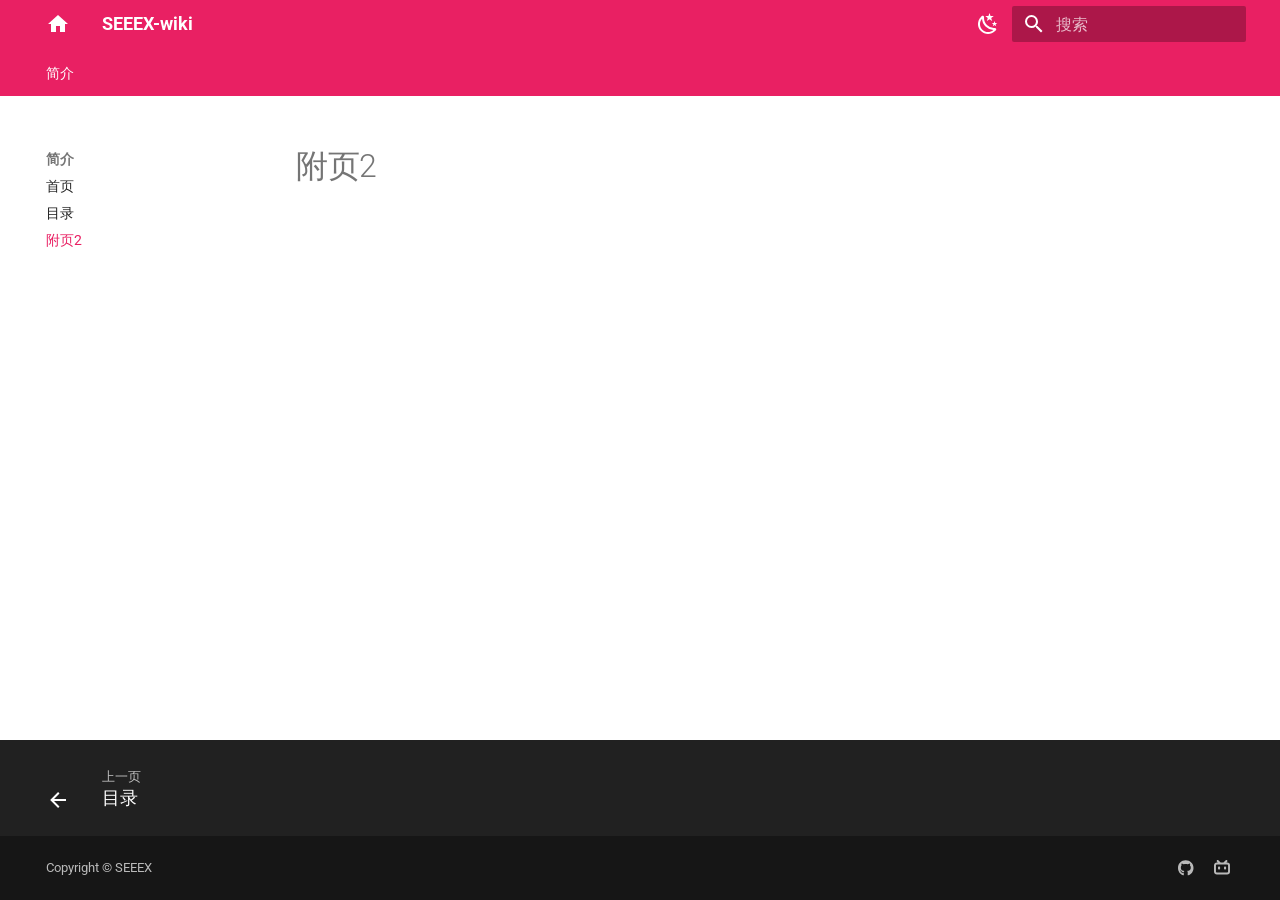
<file: second/index.html>
<!doctype html>
<html lang="zh" class="no-js">
  <head>
    
      <meta charset="utf-8">
      <meta name="viewport" content="width=device-width,initial-scale=1">
      
      
      
      
        <link rel="prev" href="../first/">
      
      
      
      <link rel="icon" href="../assets/images/favicon.png">
      <meta name="generator" content="mkdocs-1.6.1, mkdocs-material-9.6.15">
    
    
      
        <title>附页2 - SEEEX-wiki</title>
      
    
    
      <link rel="stylesheet" href="../assets/stylesheets/main.342714a4.min.css">
      
        
        <link rel="stylesheet" href="../assets/stylesheets/palette.06af60db.min.css">
      
      


    
    
      
    
    
      
        
        
        <link rel="preconnect" href="https://fonts.gstatic.com" crossorigin>
        <link rel="stylesheet" href="https://fonts.googleapis.com/css?family=Roboto:300,300i,400,400i,700,700i%7CRoboto+Mono:400,400i,700,700i&display=fallback">
        <style>:root{--md-text-font:"Roboto";--md-code-font:"Roboto Mono"}</style>
      
    
    
      <link rel="stylesheet" href="../assets/_mkdocstrings.css">
    
    <script>__md_scope=new URL("..",location),__md_hash=e=>[...e].reduce(((e,_)=>(e<<5)-e+_.charCodeAt(0)),0),__md_get=(e,_=localStorage,t=__md_scope)=>JSON.parse(_.getItem(t.pathname+"."+e)),__md_set=(e,_,t=localStorage,a=__md_scope)=>{try{t.setItem(a.pathname+"."+e,JSON.stringify(_))}catch(e){}}</script>
    
      

    
    
    
  </head>
  
  
    
    
      
    
    
    
    
    <body dir="ltr" data-md-color-scheme="default" data-md-color-primary="pink" data-md-color-accent="pink">
  
    
    <input class="md-toggle" data-md-toggle="drawer" type="checkbox" id="__drawer" autocomplete="off">
    <input class="md-toggle" data-md-toggle="search" type="checkbox" id="__search" autocomplete="off">
    <label class="md-overlay" for="__drawer"></label>
    <div data-md-component="skip">
      
    </div>
    <div data-md-component="announce">
      
    </div>
    
    
      

<header class="md-header" data-md-component="header">
  <nav class="md-header__inner md-grid" aria-label="页眉">
    <a href=".." title="SEEEX-wiki" class="md-header__button md-logo" aria-label="SEEEX-wiki" data-md-component="logo">
      
  
  <svg xmlns="http://www.w3.org/2000/svg" viewBox="0 0 24 24"><path d="M10 20v-6h4v6h5v-8h3L12 3 2 12h3v8z"/></svg>

    </a>
    <label class="md-header__button md-icon" for="__drawer">
      
      <svg xmlns="http://www.w3.org/2000/svg" viewBox="0 0 24 24"><path d="M3 6h18v2H3zm0 5h18v2H3zm0 5h18v2H3z"/></svg>
    </label>
    <div class="md-header__title" data-md-component="header-title">
      <div class="md-header__ellipsis">
        <div class="md-header__topic">
          <span class="md-ellipsis">
            SEEEX-wiki
          </span>
        </div>
        <div class="md-header__topic" data-md-component="header-topic">
          <span class="md-ellipsis">
            
              附页2
            
          </span>
        </div>
      </div>
    </div>
    
      
        <form class="md-header__option" data-md-component="palette">
  
    
    
    
    <input class="md-option" data-md-color-media="(prefers-color-scheme: light)" data-md-color-scheme="default" data-md-color-primary="pink" data-md-color-accent="pink"  aria-label="切换到暗色模式"  type="radio" name="__palette" id="__palette_0">
    
      <label class="md-header__button md-icon" title="切换到暗色模式" for="__palette_1" hidden>
        <svg xmlns="http://www.w3.org/2000/svg" viewBox="0 0 24 24"><path d="m17.75 4.09-2.53 1.94.91 3.06-2.63-1.81-2.63 1.81.91-3.06-2.53-1.94L12.44 4l1.06-3 1.06 3zm3.5 6.91-1.64 1.25.59 1.98-1.7-1.17-1.7 1.17.59-1.98L15.75 11l2.06-.05L18.5 9l.69 1.95zm-2.28 4.95c.83-.08 1.72 1.1 1.19 1.85-.32.45-.66.87-1.08 1.27C15.17 23 8.84 23 4.94 19.07c-3.91-3.9-3.91-10.24 0-14.14.4-.4.82-.76 1.27-1.08.75-.53 1.93.36 1.85 1.19-.27 2.86.69 5.83 2.89 8.02a9.96 9.96 0 0 0 8.02 2.89m-1.64 2.02a12.08 12.08 0 0 1-7.8-3.47c-2.17-2.19-3.33-5-3.49-7.82-2.81 3.14-2.7 7.96.31 10.98 3.02 3.01 7.84 3.12 10.98.31"/></svg>
      </label>
    
  
    
    
    
    <input class="md-option" data-md-color-media="(prefers-color-scheme: dark)" data-md-color-scheme="slate" data-md-color-primary="pink" data-md-color-accent="pink"  aria-label="切换到亮色模式"  type="radio" name="__palette" id="__palette_1">
    
      <label class="md-header__button md-icon" title="切换到亮色模式" for="__palette_0" hidden>
        <svg xmlns="http://www.w3.org/2000/svg" viewBox="0 0 24 24"><path d="M12 7a5 5 0 0 1 5 5 5 5 0 0 1-5 5 5 5 0 0 1-5-5 5 5 0 0 1 5-5m0 2a3 3 0 0 0-3 3 3 3 0 0 0 3 3 3 3 0 0 0 3-3 3 3 0 0 0-3-3m0-7 2.39 3.42C13.65 5.15 12.84 5 12 5s-1.65.15-2.39.42zM3.34 7l4.16-.35A7.2 7.2 0 0 0 5.94 8.5c-.44.74-.69 1.5-.83 2.29zm.02 10 1.76-3.77a7.131 7.131 0 0 0 2.38 4.14zM20.65 7l-1.77 3.79a7.02 7.02 0 0 0-2.38-4.15zm-.01 10-4.14.36c.59-.51 1.12-1.14 1.54-1.86.42-.73.69-1.5.83-2.29zM12 22l-2.41-3.44c.74.27 1.55.44 2.41.44.82 0 1.63-.17 2.37-.44z"/></svg>
      </label>
    
  
</form>
      
    
    
      <script>var palette=__md_get("__palette");if(palette&&palette.color){if("(prefers-color-scheme)"===palette.color.media){var media=matchMedia("(prefers-color-scheme: light)"),input=document.querySelector(media.matches?"[data-md-color-media='(prefers-color-scheme: light)']":"[data-md-color-media='(prefers-color-scheme: dark)']");palette.color.media=input.getAttribute("data-md-color-media"),palette.color.scheme=input.getAttribute("data-md-color-scheme"),palette.color.primary=input.getAttribute("data-md-color-primary"),palette.color.accent=input.getAttribute("data-md-color-accent")}for(var[key,value]of Object.entries(palette.color))document.body.setAttribute("data-md-color-"+key,value)}</script>
    
    
    
      
      
        <label class="md-header__button md-icon" for="__search">
          
          <svg xmlns="http://www.w3.org/2000/svg" viewBox="0 0 24 24"><path d="M9.5 3A6.5 6.5 0 0 1 16 9.5c0 1.61-.59 3.09-1.56 4.23l.27.27h.79l5 5-1.5 1.5-5-5v-.79l-.27-.27A6.52 6.52 0 0 1 9.5 16 6.5 6.5 0 0 1 3 9.5 6.5 6.5 0 0 1 9.5 3m0 2C7 5 5 7 5 9.5S7 14 9.5 14 14 12 14 9.5 12 5 9.5 5"/></svg>
        </label>
        <div class="md-search" data-md-component="search" role="dialog">
  <label class="md-search__overlay" for="__search"></label>
  <div class="md-search__inner" role="search">
    <form class="md-search__form" name="search">
      <input type="text" class="md-search__input" name="query" aria-label="搜索" placeholder="搜索" autocapitalize="off" autocorrect="off" autocomplete="off" spellcheck="false" data-md-component="search-query" required>
      <label class="md-search__icon md-icon" for="__search">
        
        <svg xmlns="http://www.w3.org/2000/svg" viewBox="0 0 24 24"><path d="M9.5 3A6.5 6.5 0 0 1 16 9.5c0 1.61-.59 3.09-1.56 4.23l.27.27h.79l5 5-1.5 1.5-5-5v-.79l-.27-.27A6.52 6.52 0 0 1 9.5 16 6.5 6.5 0 0 1 3 9.5 6.5 6.5 0 0 1 9.5 3m0 2C7 5 5 7 5 9.5S7 14 9.5 14 14 12 14 9.5 12 5 9.5 5"/></svg>
        
        <svg xmlns="http://www.w3.org/2000/svg" viewBox="0 0 24 24"><path d="M20 11v2H8l5.5 5.5-1.42 1.42L4.16 12l7.92-7.92L13.5 5.5 8 11z"/></svg>
      </label>
      <nav class="md-search__options" aria-label="查找">
        
          <a href="javascript:void(0)" class="md-search__icon md-icon" title="分享" aria-label="分享" data-clipboard data-clipboard-text="" data-md-component="search-share" tabindex="-1">
            
            <svg xmlns="http://www.w3.org/2000/svg" viewBox="0 0 24 24"><path d="M18 16.08c-.76 0-1.44.3-1.96.77L8.91 12.7c.05-.23.09-.46.09-.7s-.04-.47-.09-.7l7.05-4.11c.54.5 1.25.81 2.04.81a3 3 0 0 0 3-3 3 3 0 0 0-3-3 3 3 0 0 0-3 3c0 .24.04.47.09.7L8.04 9.81C7.5 9.31 6.79 9 6 9a3 3 0 0 0-3 3 3 3 0 0 0 3 3c.79 0 1.5-.31 2.04-.81l7.12 4.15c-.05.21-.08.43-.08.66 0 1.61 1.31 2.91 2.92 2.91s2.92-1.3 2.92-2.91A2.92 2.92 0 0 0 18 16.08"/></svg>
          </a>
        
        <button type="reset" class="md-search__icon md-icon" title="清空当前内容" aria-label="清空当前内容" tabindex="-1">
          
          <svg xmlns="http://www.w3.org/2000/svg" viewBox="0 0 24 24"><path d="M19 6.41 17.59 5 12 10.59 6.41 5 5 6.41 10.59 12 5 17.59 6.41 19 12 13.41 17.59 19 19 17.59 13.41 12z"/></svg>
        </button>
      </nav>
      
        <div class="md-search__suggest" data-md-component="search-suggest"></div>
      
    </form>
    <div class="md-search__output">
      <div class="md-search__scrollwrap" tabindex="0" data-md-scrollfix>
        <div class="md-search-result" data-md-component="search-result">
          <div class="md-search-result__meta">
            正在初始化搜索引擎
          </div>
          <ol class="md-search-result__list" role="presentation"></ol>
        </div>
      </div>
    </div>
  </div>
</div>
      
    
    
  </nav>
  
</header>
    
    <div class="md-container" data-md-component="container">
      
      
        
          
            
<nav class="md-tabs" aria-label="标签" data-md-component="tabs">
  <div class="md-grid">
    <ul class="md-tabs__list">
      
        
  
  
  
    
  
  
    
    
      <li class="md-tabs__item md-tabs__item--active">
        <a href=".." class="md-tabs__link">
          
  
  
  简介

        </a>
      </li>
    
  

      
    </ul>
  </div>
</nav>
          
        
      
      <main class="md-main" data-md-component="main">
        <div class="md-main__inner md-grid">
          
            
              
              <div class="md-sidebar md-sidebar--primary" data-md-component="sidebar" data-md-type="navigation" >
                <div class="md-sidebar__scrollwrap">
                  <div class="md-sidebar__inner">
                    


  


<nav class="md-nav md-nav--primary md-nav--lifted" aria-label="导航栏" data-md-level="0">
  <label class="md-nav__title" for="__drawer">
    <a href=".." title="SEEEX-wiki" class="md-nav__button md-logo" aria-label="SEEEX-wiki" data-md-component="logo">
      
  
  <svg xmlns="http://www.w3.org/2000/svg" viewBox="0 0 24 24"><path d="M10 20v-6h4v6h5v-8h3L12 3 2 12h3v8z"/></svg>

    </a>
    SEEEX-wiki
  </label>
  
  <ul class="md-nav__list" data-md-scrollfix>
    
      
      
  
  
    
  
  
  
    
    
    
    
      
        
        
      
      
        
      
    
    
      
    
    <li class="md-nav__item md-nav__item--active md-nav__item--section md-nav__item--nested">
      
        
        
        <input class="md-nav__toggle md-toggle " type="checkbox" id="__nav_1" checked>
        
          
          <label class="md-nav__link" for="__nav_1" id="__nav_1_label" tabindex="">
            
  
  
  <span class="md-ellipsis">
    简介
    
  </span>
  

            <span class="md-nav__icon md-icon"></span>
          </label>
        
        <nav class="md-nav" data-md-level="1" aria-labelledby="__nav_1_label" aria-expanded="true">
          <label class="md-nav__title" for="__nav_1">
            <span class="md-nav__icon md-icon"></span>
            简介
          </label>
          <ul class="md-nav__list" data-md-scrollfix>
            
              
                
  
  
  
  
    <li class="md-nav__item">
      <a href=".." class="md-nav__link">
        
  
  
  <span class="md-ellipsis">
    首页
    
  </span>
  

      </a>
    </li>
  

              
            
              
                
  
  
  
  
    <li class="md-nav__item">
      <a href="../first/" class="md-nav__link">
        
  
  
  <span class="md-ellipsis">
    目录
    
  </span>
  

      </a>
    </li>
  

              
            
              
                
  
  
    
  
  
  
    <li class="md-nav__item md-nav__item--active">
      
      <input class="md-nav__toggle md-toggle" type="checkbox" id="__toc">
      
      
      
      <a href="./" class="md-nav__link md-nav__link--active">
        
  
  
  <span class="md-ellipsis">
    附页2
    
  </span>
  

      </a>
      
    </li>
  

              
            
          </ul>
        </nav>
      
    </li>
  

    
  </ul>
</nav>
                  </div>
                </div>
              </div>
            
            
              
              <div class="md-sidebar md-sidebar--secondary" data-md-component="sidebar" data-md-type="toc" >
                <div class="md-sidebar__scrollwrap">
                  <div class="md-sidebar__inner">
                    

<nav class="md-nav md-nav--secondary" aria-label="目录">
  
  
  
  
</nav>
                  </div>
                </div>
              </div>
            
          
          
            <div class="md-content" data-md-component="content">
              <article class="md-content__inner md-typeset">
                
                  



  <h1>附页2</h1>














                
              </article>
            </div>
          
          
<script>var target=document.getElementById(location.hash.slice(1));target&&target.name&&(target.checked=target.name.startsWith("__tabbed_"))</script>
        </div>
        
          <button type="button" class="md-top md-icon" data-md-component="top" hidden>
  
  <svg xmlns="http://www.w3.org/2000/svg" viewBox="0 0 24 24"><path d="M13 20h-2V8l-5.5 5.5-1.42-1.42L12 4.16l7.92 7.92-1.42 1.42L13 8z"/></svg>
  回到页面顶部
</button>
        
      </main>
      
        <footer class="md-footer">
  
    
      
      <nav class="md-footer__inner md-grid" aria-label="页脚" >
        
          
          <a href="../first/" class="md-footer__link md-footer__link--prev" aria-label="上一页: 目录">
            <div class="md-footer__button md-icon">
              
              <svg xmlns="http://www.w3.org/2000/svg" viewBox="0 0 24 24"><path d="M20 11v2H8l5.5 5.5-1.42 1.42L4.16 12l7.92-7.92L13.5 5.5 8 11z"/></svg>
            </div>
            <div class="md-footer__title">
              <span class="md-footer__direction">
                上一页
              </span>
              <div class="md-ellipsis">
                目录
              </div>
            </div>
          </a>
        
        
      </nav>
    
  
  <div class="md-footer-meta md-typeset">
    <div class="md-footer-meta__inner md-grid">
      <div class="md-copyright">
  
    <div class="md-copyright__highlight">
      Copyright &copy; SEEEX
    </div>
  
  
</div>
      
        <div class="md-social">
  
    
    
    
    
    <a href="https://github.com" target="_blank" rel="noopener" title="GitHub" class="md-social__link">
      <svg xmlns="http://www.w3.org/2000/svg" viewBox="0 0 496 512"><!--! Font Awesome Free 6.7.2 by @fontawesome - https://fontawesome.com License - https://fontawesome.com/license/free (Icons: CC BY 4.0, Fonts: SIL OFL 1.1, Code: MIT License) Copyright 2024 Fonticons, Inc.--><path d="M165.9 397.4c0 2-2.3 3.6-5.2 3.6-3.3.3-5.6-1.3-5.6-3.6 0-2 2.3-3.6 5.2-3.6 3-.3 5.6 1.3 5.6 3.6m-31.1-4.5c-.7 2 1.3 4.3 4.3 4.9 2.6 1 5.6 0 6.2-2s-1.3-4.3-4.3-5.2c-2.6-.7-5.5.3-6.2 2.3m44.2-1.7c-2.9.7-4.9 2.6-4.6 4.9.3 2 2.9 3.3 5.9 2.6 2.9-.7 4.9-2.6 4.6-4.6-.3-1.9-3-3.2-5.9-2.9M244.8 8C106.1 8 0 113.3 0 252c0 110.9 69.8 205.8 169.5 239.2 12.8 2.3 17.3-5.6 17.3-12.1 0-6.2-.3-40.4-.3-61.4 0 0-70 15-84.7-29.8 0 0-11.4-29.1-27.8-36.6 0 0-22.9-15.7 1.6-15.4 0 0 24.9 2 38.6 25.8 21.9 38.6 58.6 27.5 72.9 20.9 2.3-16 8.8-27.1 16-33.7-55.9-6.2-112.3-14.3-112.3-110.5 0-27.5 7.6-41.3 23.6-58.9-2.6-6.5-11.1-33.3 2.6-67.9 20.9-6.5 69 27 69 27 20-5.6 41.5-8.5 62.8-8.5s42.8 2.9 62.8 8.5c0 0 48.1-33.6 69-27 13.7 34.7 5.2 61.4 2.6 67.9 16 17.7 25.8 31.5 25.8 58.9 0 96.5-58.9 104.2-114.8 110.5 9.2 7.9 17 22.9 17 46.4 0 33.7-.3 75.4-.3 83.6 0 6.5 4.6 14.4 17.3 12.1C428.2 457.8 496 362.9 496 252 496 113.3 383.5 8 244.8 8M97.2 352.9c-1.3 1-1 3.3.7 5.2 1.6 1.6 3.9 2.3 5.2 1 1.3-1 1-3.3-.7-5.2-1.6-1.6-3.9-2.3-5.2-1m-10.8-8.1c-.7 1.3.3 2.9 2.3 3.9 1.6 1 3.6.7 4.3-.7.7-1.3-.3-2.9-2.3-3.9-2-.6-3.6-.3-4.3.7m32.4 35.6c-1.6 1.3-1 4.3 1.3 6.2 2.3 2.3 5.2 2.6 6.5 1 1.3-1.3.7-4.3-1.3-6.2-2.2-2.3-5.2-2.6-6.5-1m-11.4-14.7c-1.6 1-1.6 3.6 0 5.9s4.3 3.3 5.6 2.3c1.6-1.3 1.6-3.9 0-6.2-1.4-2.3-4-3.3-5.6-2"/></svg>
    </a>
  
    
    
    
    
    <a href="https://space.bilibili.com/3546703389002196?spm_id_from=333.788.0.0" target="_blank" rel="noopener" title="Bilibili" class="md-social__link">
      <svg xmlns="http://www.w3.org/2000/svg" viewBox="0 0 512 512"><!--! Font Awesome Free 6.7.2 by @fontawesome - https://fontawesome.com License - https://fontawesome.com/license/free (Icons: CC BY 4.0, Fonts: SIL OFL 1.1, Code: MIT License) Copyright 2024 Fonticons, Inc.--><path d="M488.6 104.1c16.7 18.1 24.4 39.7 23.3 65.7v202.4c-.4 26.4-9.2 48.1-26.5 65.1-17.2 17-39.1 25.9-65.5 26.7H92.02c-26.45-.8-48.21-9.8-65.28-27.2C9.682 419.4.767 396.5 0 368.2V169.8c.767-26 9.682-47.6 26.74-65.7C43.81 87.75 65.57 78.77 92.02 78h29.38L96.05 52.19c-5.75-5.73-8.63-13-8.63-21.79 0-8.8 2.88-16.06 8.63-21.797C101.8 2.868 109.1 0 117.9 0q13.2 0 21.9 8.603L213.1 78h88l74.5-69.397C381.7 2.868 389.2 0 398 0q13.2 0 21.9 8.603c5.7 5.737 8.6 12.997 8.6 21.797 0 8.79-2.9 16.06-8.6 21.79L394.6 78h29.3c26.4.77 48 9.75 64.7 26.1m-38.8 69.7c-.4-9.6-3.7-17.4-10.7-23.5-5.2-6.1-14-9.4-22.7-9.8H96.05c-9.59.4-17.45 3.7-23.58 9.8-6.14 6.1-9.4 13.9-9.78 23.5v194.4c0 9.2 3.26 17 9.78 23.5s14.38 9.8 23.58 9.8H416.4c9.2 0 17-3.3 23.3-9.8s9.7-14.3 10.1-23.5zm-264.3 42.7c6.3 6.3 9.7 14.1 10.1 23.2V273c-.4 9.2-3.7 16.9-9.8 23.2-6.2 6.3-14 9.5-23.6 9.5s-17.5-3.2-23.6-9.5-9.4-14-9.8-23.2v-33.3c.4-9.1 3.8-16.9 10.1-23.2s13.2-9.6 23.3-10c9.2.4 17 3.7 23.3 10m191.5 0c6.3 6.3 9.7 14.1 10.1 23.2V273c-.4 9.2-3.7 16.9-9.8 23.2s-14 9.5-23.6 9.5-17.4-3.2-23.6-9.5c-7-6.3-9.4-14-9.7-23.2v-33.3c.3-9.1 3.7-16.9 10-23.2s14.1-9.6 23.3-10c9.2.4 17 3.7 23.3 10"/></svg>
    </a>
  
</div>
      
    </div>
  </div>
</footer>
      
    </div>
    <div class="md-dialog" data-md-component="dialog">
      <div class="md-dialog__inner md-typeset"></div>
    </div>
    
    
    
      
      <script id="__config" type="application/json">{"base": "..", "features": ["navigation.instant", "navigation.tabs", "navigation.tracking", "navigation.sections", "navigation.expand", "navigation.prune", "toc.follow", "navigation.top", "search.suggest", "search.highlight", "search.share", "navigation.footer", "content.code.copy"], "search": "../assets/javascripts/workers/search.d50fe291.min.js", "tags": null, "translations": {"clipboard.copied": "\u5df2\u590d\u5236", "clipboard.copy": "\u590d\u5236", "search.result.more.one": "\u5728\u8be5\u9875\u4e0a\u8fd8\u6709 1 \u4e2a\u7b26\u5408\u6761\u4ef6\u7684\u7ed3\u679c", "search.result.more.other": "\u5728\u8be5\u9875\u4e0a\u8fd8\u6709 # \u4e2a\u7b26\u5408\u6761\u4ef6\u7684\u7ed3\u679c", "search.result.none": "\u6ca1\u6709\u627e\u5230\u7b26\u5408\u6761\u4ef6\u7684\u7ed3\u679c", "search.result.one": "\u627e\u5230 1 \u4e2a\u7b26\u5408\u6761\u4ef6\u7684\u7ed3\u679c", "search.result.other": "# \u4e2a\u7b26\u5408\u6761\u4ef6\u7684\u7ed3\u679c", "search.result.placeholder": "\u952e\u5165\u4ee5\u5f00\u59cb\u641c\u7d22", "search.result.term.missing": "\u7f3a\u5c11", "select.version": "\u9009\u62e9\u5f53\u524d\u7248\u672c"}, "version": null}</script>
    
    
      <script src="../assets/javascripts/bundle.56ea9cef.min.js"></script>
      
    
  </body>
</html>
</file>
<file: assets/_mkdocstrings.css>
/* Avoid breaking parameter names, etc. in table cells. */
.doc-contents td code {
  word-break: normal !important;
}

/* No line break before first paragraph of descriptions. */
.doc-md-description,
.doc-md-description>p:first-child {
  display: inline;
}

/* No text transformation from Material for MkDocs for H5 headings. */
.md-typeset h5 .doc-object-name {
  text-transform: none;
}

/* Max width for docstring sections tables. */
.doc .md-typeset__table,
.doc .md-typeset__table table {
  display: table !important;
  width: 100%;
}

.doc .md-typeset__table tr {
  display: table-row;
}

/* Defaults in Spacy table style. */
.doc-param-default {
  float: right;
}

/* Parameter headings must be inline, not blocks. */
.doc-heading-parameter {
  display: inline;
}

/* Default font size for parameter headings. */
.md-typeset .doc-heading-parameter {
  font-size: inherit;
}

/* Prefer space on the right, not the left of parameter permalinks. */
.doc-heading-parameter .headerlink {
  margin-left: 0 !important;
  margin-right: 0.2rem;
}

/* Backward-compatibility: docstring section titles in bold. */
.doc-section-title {
  font-weight: bold;
}

/* Backlinks crumb separator. */
.doc-backlink-crumb {
  display: inline-flex;
  gap: .2rem;
  white-space: nowrap;
  align-items: center;
  vertical-align: middle;
}
.doc-backlink-crumb:not(:first-child)::before {
  background-color: var(--md-default-fg-color--lighter);
  content: "";
  display: inline;
  height: 1rem;
  --md-path-icon: url('data:image/svg+xml;charset=utf-8,<svg xmlns="http://www.w3.org/2000/svg" viewBox="0 0 24 24"><path d="M8.59 16.58 13.17 12 8.59 7.41 10 6l6 6-6 6z"/></svg>');
  -webkit-mask-image: var(--md-path-icon);
  mask-image: var(--md-path-icon);
  width: 1rem;
}
.doc-backlink-crumb.last {
  font-weight: bold;
}

/* Symbols in Navigation and ToC. */
:root, :host,
[data-md-color-scheme="default"] {
  --doc-symbol-parameter-fg-color: #df50af;
  --doc-symbol-attribute-fg-color: #953800;
  --doc-symbol-function-fg-color: #8250df;
  --doc-symbol-method-fg-color: #8250df;
  --doc-symbol-class-fg-color: #0550ae;
  --doc-symbol-module-fg-color: #5cad0f;

  --doc-symbol-parameter-bg-color: #df50af1a;
  --doc-symbol-attribute-bg-color: #9538001a;
  --doc-symbol-function-bg-color: #8250df1a;
  --doc-symbol-method-bg-color: #8250df1a;
  --doc-symbol-class-bg-color: #0550ae1a;
  --doc-symbol-module-bg-color: #5cad0f1a;
}

[data-md-color-scheme="slate"] {
  --doc-symbol-parameter-fg-color: #ffa8cc;
  --doc-symbol-attribute-fg-color: #ffa657;
  --doc-symbol-function-fg-color: #d2a8ff;
  --doc-symbol-method-fg-color: #d2a8ff;
  --doc-symbol-class-fg-color: #79c0ff;
  --doc-symbol-module-fg-color: #baff79;

  --doc-symbol-parameter-bg-color: #ffa8cc1a;
  --doc-symbol-attribute-bg-color: #ffa6571a;
  --doc-symbol-function-bg-color: #d2a8ff1a;
  --doc-symbol-method-bg-color: #d2a8ff1a;
  --doc-symbol-class-bg-color: #79c0ff1a;
  --doc-symbol-module-bg-color: #baff791a;
}

code.doc-symbol {
  border-radius: .1rem;
  font-size: .85em;
  padding: 0 .3em;
  font-weight: bold;
}

code.doc-symbol-parameter,
a code.doc-symbol-parameter {
  color: var(--doc-symbol-parameter-fg-color);
  background-color: var(--doc-symbol-parameter-bg-color);
}

code.doc-symbol-parameter::after {
  content: "param";
}

code.doc-symbol-attribute,
a code.doc-symbol-attribute {
  color: var(--doc-symbol-attribute-fg-color);
  background-color: var(--doc-symbol-attribute-bg-color);
}

code.doc-symbol-attribute::after {
  content: "attr";
}

code.doc-symbol-function,
a code.doc-symbol-function {
  color: var(--doc-symbol-function-fg-color);
  background-color: var(--doc-symbol-function-bg-color);
}

code.doc-symbol-function::after {
  content: "func";
}

code.doc-symbol-method,
a code.doc-symbol-method {
  color: var(--doc-symbol-method-fg-color);
  background-color: var(--doc-symbol-method-bg-color);
}

code.doc-symbol-method::after {
  content: "meth";
}

code.doc-symbol-class,
a code.doc-symbol-class {
  color: var(--doc-symbol-class-fg-color);
  background-color: var(--doc-symbol-class-bg-color);
}

code.doc-symbol-class::after {
  content: "class";
}

code.doc-symbol-module,
a code.doc-symbol-module {
  color: var(--doc-symbol-module-fg-color);
  background-color: var(--doc-symbol-module-bg-color);
}

code.doc-symbol-module::after {
  content: "mod";
}

.doc-signature .autorefs {
  color: inherit;
  border-bottom: 1px dotted currentcolor;
}
</file>
<file: assets/stylesheets/main.342714a4.min.css>
@charset "UTF-8";html{-webkit-text-size-adjust:none;-moz-text-size-adjust:none;text-size-adjust:none;box-sizing:border-box}*,:after,:before{box-sizing:inherit}@media (prefers-reduced-motion){*,:after,:before{transition:none!important}}body{margin:0}a,button,input,label{-webkit-tap-highlight-color:transparent}a{color:inherit;text-decoration:none}hr{border:0;box-sizing:initial;display:block;height:.05rem;overflow:visible;padding:0}small{font-size:80%}sub,sup{line-height:1em}img{border-style:none}table{border-collapse:initial;border-spacing:0}td,th{font-weight:400;vertical-align:top}button{background:#0000;border:0;font-family:inherit;font-size:inherit;margin:0;padding:0}input{border:0;outline:none}:root{--md-primary-fg-color:#4051b5;--md-primary-fg-color--light:#5d6cc0;--md-primary-fg-color--dark:#303fa1;--md-primary-bg-color:#fff;--md-primary-bg-color--light:#ffffffb3;--md-accent-fg-color:#526cfe;--md-accent-fg-color--transparent:#526cfe1a;--md-accent-bg-color:#fff;--md-accent-bg-color--light:#ffffffb3}[data-md-color-scheme=default]{color-scheme:light}[data-md-color-scheme=default] img[src$="#gh-dark-mode-only"],[data-md-color-scheme=default] img[src$="#only-dark"]{display:none}:root,[data-md-color-scheme=default]{--md-hue:225deg;--md-default-fg-color:#000000de;--md-default-fg-color--light:#0000008a;--md-default-fg-color--lighter:#00000052;--md-default-fg-color--lightest:#00000012;--md-default-bg-color:#fff;--md-default-bg-color--light:#ffffffb3;--md-default-bg-color--lighter:#ffffff4d;--md-default-bg-color--lightest:#ffffff1f;--md-code-fg-color:#36464e;--md-code-bg-color:#f5f5f5;--md-code-hl-color:#4287ff;--md-code-hl-color--light:#4287ff1a;--md-code-hl-number-color:#d52a2a;--md-code-hl-special-color:#db1457;--md-code-hl-function-color:#a846b9;--md-code-hl-constant-color:#6e59d9;--md-code-hl-keyword-color:#3f6ec6;--md-code-hl-string-color:#1c7d4d;--md-code-hl-name-color:var(--md-code-fg-color);--md-code-hl-operator-color:var(--md-default-fg-color--light);--md-code-hl-punctuation-color:var(--md-default-fg-color--light);--md-code-hl-comment-color:var(--md-default-fg-color--light);--md-code-hl-generic-color:var(--md-default-fg-color--light);--md-code-hl-variable-color:var(--md-default-fg-color--light);--md-typeset-color:var(--md-default-fg-color);--md-typeset-a-color:var(--md-primary-fg-color);--md-typeset-del-color:#f5503d26;--md-typeset-ins-color:#0bd57026;--md-typeset-kbd-color:#fafafa;--md-typeset-kbd-accent-color:#fff;--md-typeset-kbd-border-color:#b8b8b8;--md-typeset-mark-color:#ffff0080;--md-typeset-table-color:#0000001f;--md-typeset-table-color--light:rgba(0,0,0,.035);--md-admonition-fg-color:var(--md-default-fg-color);--md-admonition-bg-color:var(--md-default-bg-color);--md-warning-fg-color:#000000de;--md-warning-bg-color:#ff9;--md-footer-fg-color:#fff;--md-footer-fg-color--light:#ffffffb3;--md-footer-fg-color--lighter:#ffffff73;--md-footer-bg-color:#000000de;--md-footer-bg-color--dark:#00000052;--md-shadow-z1:0 0.2rem 0.5rem #0000000d,0 0 0.05rem #0000001a;--md-shadow-z2:0 0.2rem 0.5rem #0000001a,0 0 0.05rem #00000040;--md-shadow-z3:0 0.2rem 0.5rem #0003,0 0 0.05rem #00000059}.md-icon svg{fill:currentcolor;display:block;height:1.2rem;width:1.2rem}body{-webkit-font-smoothing:antialiased;-moz-osx-font-smoothing:grayscale;--md-text-font-family:var(--md-text-font,_),-apple-system,BlinkMacSystemFont,Helvetica,Arial,sans-serif;--md-code-font-family:var(--md-code-font,_),SFMono-Regular,Consolas,Menlo,monospace}aside,body,input{font-feature-settings:"kern","liga";color:var(--md-typeset-color);font-family:var(--md-text-font-family)}code,kbd,pre{font-feature-settings:"kern";font-family:var(--md-code-font-family)}:root{--md-typeset-table-sort-icon:url('data:image/svg+xml;charset=utf-8,<svg xmlns="http://www.w3.org/2000/svg" viewBox="0 0 24 24"><path d="m18 21-4-4h3V7h-3l4-4 4 4h-3v10h3M2 19v-2h10v2M2 13v-2h7v2M2 7V5h4v2z"/></svg>');--md-typeset-table-sort-icon--asc:url('data:image/svg+xml;charset=utf-8,<svg xmlns="http://www.w3.org/2000/svg" viewBox="0 0 24 24"><path d="M19 17h3l-4 4-4-4h3V3h2M2 17h10v2H2M6 5v2H2V5m0 6h7v2H2z"/></svg>');--md-typeset-table-sort-icon--desc:url('data:image/svg+xml;charset=utf-8,<svg xmlns="http://www.w3.org/2000/svg" viewBox="0 0 24 24"><path d="M19 7h3l-4-4-4 4h3v14h2M2 17h10v2H2M6 5v2H2V5m0 6h7v2H2z"/></svg>')}.md-typeset{-webkit-print-color-adjust:exact;color-adjust:exact;font-size:.8rem;line-height:1.6;overflow-wrap:break-word}@media print{.md-typeset{font-size:.68rem}}.md-typeset blockquote,.md-typeset dl,.md-typeset figure,.md-typeset ol,.md-typeset pre,.md-typeset ul{margin-bottom:1em;margin-top:1em}.md-typeset h1{color:var(--md-default-fg-color--light);font-size:2em;line-height:1.3;margin:0 0 1.25em}.md-typeset h1,.md-typeset h2{font-weight:300;letter-spacing:-.01em}.md-typeset h2{font-size:1.5625em;line-height:1.4;margin:1.6em 0 .64em}.md-typeset h3{font-size:1.25em;font-weight:400;letter-spacing:-.01em;line-height:1.5;margin:1.6em 0 .8em}.md-typeset h2+h3{margin-top:.8em}.md-typeset h4{font-weight:700;letter-spacing:-.01em;margin:1em 0}.md-typeset h5,.md-typeset h6{color:var(--md-default-fg-color--light);font-size:.8em;font-weight:700;letter-spacing:-.01em;margin:1.25em 0}.md-typeset h5{text-transform:uppercase}.md-typeset h5 code{text-transform:none}.md-typeset hr{border-bottom:.05rem solid var(--md-default-fg-color--lightest);display:flow-root;margin:1.5em 0}.md-typeset a{color:var(--md-typeset-a-color);word-break:break-word}.md-typeset a,.md-typeset a:before{transition:color 125ms}.md-typeset a:focus,.md-typeset a:hover{color:var(--md-accent-fg-color)}.md-typeset a:focus code,.md-typeset a:hover code{background-color:var(--md-accent-fg-color--transparent)}.md-typeset a code{color:currentcolor;transition:background-color 125ms}.md-typeset a.focus-visible{outline-color:var(--md-accent-fg-color);outline-offset:.2rem}.md-typeset code,.md-typeset kbd,.md-typeset pre{color:var(--md-code-fg-color);direction:ltr;font-variant-ligatures:none}@media print{.md-typeset code,.md-typeset kbd,.md-typeset pre{white-space:pre-wrap}}.md-typeset code{background-color:var(--md-code-bg-color);border-radius:.1rem;-webkit-box-decoration-break:clone;box-decoration-break:clone;font-size:.85em;padding:0 .2941176471em;word-break:break-word}.md-typeset code:not(.focus-visible){-webkit-tap-highlight-color:transparent;outline:none}.md-typeset pre{display:flow-root;line-height:1.4;position:relative}.md-typeset pre>code{-webkit-box-decoration-break:slice;box-decoration-break:slice;box-shadow:none;display:block;margin:0;outline-color:var(--md-accent-fg-color);overflow:auto;padding:.7720588235em 1.1764705882em;scrollbar-color:var(--md-default-fg-color--lighter) #0000;scrollbar-width:thin;touch-action:auto;word-break:normal}.md-typeset pre>code:hover{scrollbar-color:var(--md-accent-fg-color) #0000}.md-typeset pre>code::-webkit-scrollbar{height:.2rem;width:.2rem}.md-typeset pre>code::-webkit-scrollbar-thumb{background-color:var(--md-default-fg-color--lighter)}.md-typeset pre>code::-webkit-scrollbar-thumb:hover{background-color:var(--md-accent-fg-color)}.md-typeset kbd{background-color:var(--md-typeset-kbd-color);border-radius:.1rem;box-shadow:0 .1rem 0 .05rem var(--md-typeset-kbd-border-color),0 .1rem 0 var(--md-typeset-kbd-border-color),0 -.1rem .2rem var(--md-typeset-kbd-accent-color) inset;color:var(--md-default-fg-color);display:inline-block;font-size:.75em;padding:0 .6666666667em;vertical-align:text-top;word-break:break-word}.md-typeset mark{background-color:var(--md-typeset-mark-color);-webkit-box-decoration-break:clone;box-decoration-break:clone;color:inherit;word-break:break-word}.md-typeset abbr{border-bottom:.05rem dotted var(--md-default-fg-color--light);cursor:help;text-decoration:none}.md-typeset small{opacity:.75}[dir=ltr] .md-typeset sub,[dir=ltr] .md-typeset sup{margin-left:.078125em}[dir=rtl] .md-typeset sub,[dir=rtl] .md-typeset sup{margin-right:.078125em}[dir=ltr] .md-typeset blockquote{padding-left:.6rem}[dir=rtl] .md-typeset blockquote{padding-right:.6rem}[dir=ltr] .md-typeset blockquote{border-left:.2rem solid var(--md-default-fg-color--lighter)}[dir=rtl] .md-typeset blockquote{border-right:.2rem solid var(--md-default-fg-color--lighter)}.md-typeset blockquote{color:var(--md-default-fg-color--light);margin-left:0;margin-right:0}.md-typeset ul{list-style-type:disc}.md-typeset ul[type]{list-style-type:revert-layer}[dir=ltr] .md-typeset ol,[dir=ltr] .md-typeset ul{margin-left:.625em}[dir=rtl] .md-typeset ol,[dir=rtl] .md-typeset ul{margin-right:.625em}.md-typeset ol,.md-typeset ul{padding:0}.md-typeset ol:not([hidden]),.md-typeset ul:not([hidden]){display:flow-root}.md-typeset ol ol,.md-typeset ul ol{list-style-type:lower-alpha}.md-typeset ol ol ol,.md-typeset ul ol ol{list-style-type:lower-roman}.md-typeset ol ol ol ol,.md-typeset ul ol ol ol{list-style-type:upper-alpha}.md-typeset ol ol ol ol ol,.md-typeset ul ol ol ol ol{list-style-type:upper-roman}.md-typeset ol[type],.md-typeset ul[type]{list-style-type:revert-layer}[dir=ltr] .md-typeset ol li,[dir=ltr] .md-typeset ul li{margin-left:1.25em}[dir=rtl] .md-typeset ol li,[dir=rtl] .md-typeset ul li{margin-right:1.25em}.md-typeset ol li,.md-typeset ul li{margin-bottom:.5em}.md-typeset ol li blockquote,.md-typeset ol li p,.md-typeset ul li blockquote,.md-typeset ul li p{margin:.5em 0}.md-typeset ol li:last-child,.md-typeset ul li:last-child{margin-bottom:0}[dir=ltr] .md-typeset ol li ol,[dir=ltr] .md-typeset ol li ul,[dir=ltr] .md-typeset ul li ol,[dir=ltr] .md-typeset ul li ul{margin-left:.625em}[dir=rtl] .md-typeset ol li ol,[dir=rtl] .md-typeset ol li ul,[dir=rtl] .md-typeset ul li ol,[dir=rtl] .md-typeset ul li ul{margin-right:.625em}.md-typeset ol li ol,.md-typeset ol li ul,.md-typeset ul li ol,.md-typeset ul li ul{margin-bottom:.5em;margin-top:.5em}[dir=ltr] .md-typeset dd{margin-left:1.875em}[dir=rtl] .md-typeset dd{margin-right:1.875em}.md-typeset dd{margin-bottom:1.5em;margin-top:1em}.md-typeset img,.md-typeset svg,.md-typeset video{height:auto;max-width:100%}.md-typeset img[align=left]{margin:1em 1em 1em 0}.md-typeset img[align=right]{margin:1em 0 1em 1em}.md-typeset img[align]:only-child{margin-top:0}.md-typeset figure{display:flow-root;margin:1em auto;max-width:100%;text-align:center;width:-moz-fit-content;width:fit-content}.md-typeset figure img{display:block;margin:0 auto}.md-typeset figcaption{font-style:italic;margin:1em auto;max-width:24rem}.md-typeset iframe{max-width:100%}.md-typeset table:not([class]){background-color:var(--md-default-bg-color);border:.05rem solid var(--md-typeset-table-color);border-radius:.1rem;display:inline-block;font-size:.64rem;max-width:100%;overflow:auto;touch-action:auto}@media print{.md-typeset table:not([class]){display:table}}.md-typeset table:not([class])+*{margin-top:1.5em}.md-typeset table:not([class]) td>:first-child,.md-typeset table:not([class]) th>:first-child{margin-top:0}.md-typeset table:not([class]) td>:last-child,.md-typeset table:not([class]) th>:last-child{margin-bottom:0}.md-typeset table:not([class]) td:not([align]),.md-typeset table:not([class]) th:not([align]){text-align:left}[dir=rtl] .md-typeset table:not([class]) td:not([align]),[dir=rtl] .md-typeset table:not([class]) th:not([align]){text-align:right}.md-typeset table:not([class]) th{font-weight:700;min-width:5rem;padding:.9375em 1.25em;vertical-align:top}.md-typeset table:not([class]) td{border-top:.05rem solid var(--md-typeset-table-color);padding:.9375em 1.25em;vertical-align:top}.md-typeset table:not([class]) tbody tr{transition:background-color 125ms}.md-typeset table:not([class]) tbody tr:hover{background-color:var(--md-typeset-table-color--light);box-shadow:0 .05rem 0 var(--md-default-bg-color) inset}.md-typeset table:not([class]) a{word-break:normal}.md-typeset table th[role=columnheader]{cursor:pointer}[dir=ltr] .md-typeset table th[role=columnheader]:after{margin-left:.5em}[dir=rtl] .md-typeset table th[role=columnheader]:after{margin-right:.5em}.md-typeset table th[role=columnheader]:after{content:"";display:inline-block;height:1.2em;-webkit-mask-image:var(--md-typeset-table-sort-icon);mask-image:var(--md-typeset-table-sort-icon);-webkit-mask-repeat:no-repeat;mask-repeat:no-repeat;-webkit-mask-size:contain;mask-size:contain;transition:background-color 125ms;vertical-align:text-bottom;width:1.2em}.md-typeset table th[role=columnheader]:hover:after{background-color:var(--md-default-fg-color--lighter)}.md-typeset table th[role=columnheader][aria-sort=ascending]:after{background-color:var(--md-default-fg-color--light);-webkit-mask-image:var(--md-typeset-table-sort-icon--asc);mask-image:var(--md-typeset-table-sort-icon--asc)}.md-typeset table th[role=columnheader][aria-sort=descending]:after{background-color:var(--md-default-fg-color--light);-webkit-mask-image:var(--md-typeset-table-sort-icon--desc);mask-image:var(--md-typeset-table-sort-icon--desc)}.md-typeset__scrollwrap{margin:1em -.8rem;overflow-x:auto;touch-action:auto}.md-typeset__table{display:inline-block;margin-bottom:.5em;padding:0 .8rem}@media print{.md-typeset__table{display:block}}html .md-typeset__table table{display:table;margin:0;overflow:hidden;width:100%}@media screen and (max-width:44.984375em){.md-content__inner>pre{margin:1em -.8rem}.md-content__inner>pre code{border-radius:0}}.md-typeset .md-author{border-radius:100%;display:block;flex-shrink:0;height:1.6rem;overflow:hidden;position:relative;transition:color 125ms,transform 125ms;width:1.6rem}.md-typeset .md-author img{display:block}.md-typeset .md-author--more{background:var(--md-default-fg-color--lightest);color:var(--md-default-fg-color--lighter);font-size:.6rem;font-weight:700;line-height:1.6rem;text-align:center}.md-typeset .md-author--long{height:2.4rem;width:2.4rem}.md-typeset a.md-author{transform:scale(1)}.md-typeset a.md-author img{border-radius:100%;filter:grayscale(100%) opacity(75%);transition:filter 125ms}.md-typeset a.md-author:focus,.md-typeset a.md-author:hover{transform:scale(1.1);z-index:1}.md-typeset a.md-author:focus img,.md-typeset a.md-author:hover img{filter:grayscale(0)}.md-banner{background-color:var(--md-footer-bg-color);color:var(--md-footer-fg-color);overflow:auto}@media print{.md-banner{display:none}}.md-banner--warning{background-color:var(--md-warning-bg-color);color:var(--md-warning-fg-color)}.md-banner__inner{font-size:.7rem;margin:.6rem auto;padding:0 .8rem}[dir=ltr] .md-banner__button{float:right}[dir=rtl] .md-banner__button{float:left}.md-banner__button{color:inherit;cursor:pointer;transition:opacity .25s}.no-js .md-banner__button{display:none}.md-banner__button:hover{opacity:.7}html{font-size:125%;height:100%;overflow-x:hidden}@media screen and (min-width:100em){html{font-size:137.5%}}@media screen and (min-width:125em){html{font-size:150%}}body{background-color:var(--md-default-bg-color);display:flex;flex-direction:column;font-size:.5rem;min-height:100%;position:relative;width:100%}@media print{body{display:block}}@media screen and (max-width:59.984375em){body[data-md-scrolllock]{position:fixed}}.md-grid{margin-left:auto;margin-right:auto;max-width:61rem}.md-container{display:flex;flex-direction:column;flex-grow:1}@media print{.md-container{display:block}}.md-main{flex-grow:1}.md-main__inner{display:flex;height:100%;margin-top:1.5rem}.md-ellipsis{overflow:hidden;text-overflow:ellipsis}.md-toggle{display:none}.md-option{height:0;opacity:0;position:absolute;width:0}.md-option:checked+label:not([hidden]){display:block}.md-option.focus-visible+label{outline-color:var(--md-accent-fg-color);outline-style:auto}.md-skip{background-color:var(--md-default-fg-color);border-radius:.1rem;color:var(--md-default-bg-color);font-size:.64rem;margin:.5rem;opacity:0;outline-color:var(--md-accent-fg-color);padding:.3rem .5rem;position:fixed;transform:translateY(.4rem);z-index:-1}.md-skip:focus{opacity:1;transform:translateY(0);transition:transform .25s cubic-bezier(.4,0,.2,1),opacity 175ms 75ms;z-index:10}@page{margin:25mm}:root{--md-clipboard-icon:url('data:image/svg+xml;charset=utf-8,<svg xmlns="http://www.w3.org/2000/svg" viewBox="0 0 24 24"><path d="M19 21H8V7h11m0-2H8a2 2 0 0 0-2 2v14a2 2 0 0 0 2 2h11a2 2 0 0 0 2-2V7a2 2 0 0 0-2-2m-3-4H4a2 2 0 0 0-2 2v14h2V3h12z"/></svg>')}.md-clipboard{border-radius:.1rem;color:var(--md-default-fg-color--lightest);cursor:pointer;height:1.5em;outline-color:var(--md-accent-fg-color);outline-offset:.1rem;position:absolute;right:.5em;top:.5em;transition:color .25s;width:1.5em;z-index:1}@media print{.md-clipboard{display:none}}.md-clipboard:not(.focus-visible){-webkit-tap-highlight-color:transparent;outline:none}:hover>.md-clipboard{color:var(--md-default-fg-color--light)}.md-clipboard:focus,.md-clipboard:hover{color:var(--md-accent-fg-color)}.md-clipboard:after{background-color:currentcolor;content:"";display:block;height:1.125em;margin:0 auto;-webkit-mask-image:var(--md-clipboard-icon);mask-image:var(--md-clipboard-icon);-webkit-mask-position:center;mask-position:center;-webkit-mask-repeat:no-repeat;mask-repeat:no-repeat;-webkit-mask-size:contain;mask-size:contain;width:1.125em}.md-clipboard--inline{cursor:pointer}.md-clipboard--inline code{transition:color .25s,background-color .25s}.md-clipboard--inline:focus code,.md-clipboard--inline:hover code{background-color:var(--md-accent-fg-color--transparent);color:var(--md-accent-fg-color)}.md-typeset .md-code__content{display:grid}@keyframes consent{0%{opacity:0;transform:translateY(100%)}to{opacity:1;transform:translateY(0)}}@keyframes overlay{0%{opacity:0}to{opacity:1}}.md-consent__overlay{animation:overlay .25s both;-webkit-backdrop-filter:blur(.1rem);backdrop-filter:blur(.1rem);background-color:#0000008a;height:100%;opacity:1;position:fixed;top:0;width:100%;z-index:5}.md-consent__inner{animation:consent .5s cubic-bezier(.1,.7,.1,1) both;background-color:var(--md-default-bg-color);border:0;border-radius:.1rem;bottom:0;box-shadow:0 0 .2rem #0000001a,0 .2rem .4rem #0003;max-height:100%;overflow:auto;padding:0;position:fixed;width:100%;z-index:5}.md-consent__form{padding:.8rem}.md-consent__settings{display:none;margin:1em 0}input:checked+.md-consent__settings{display:block}.md-consent__controls{margin-bottom:.8rem}.md-typeset .md-consent__controls .md-button{display:inline}@media screen and (max-width:44.984375em){.md-typeset .md-consent__controls .md-button{display:block;margin-top:.4rem;text-align:center;width:100%}}.md-consent label{cursor:pointer}.md-content{flex-grow:1;min-width:0}.md-content__inner{margin:0 .8rem 1.2rem;padding-top:.6rem}@media screen and (min-width:76.25em){[dir=ltr] .md-sidebar--primary:not([hidden])~.md-content>.md-content__inner{margin-left:1.2rem}[dir=ltr] .md-sidebar--secondary:not([hidden])~.md-content>.md-content__inner,[dir=rtl] .md-sidebar--primary:not([hidden])~.md-content>.md-content__inner{margin-right:1.2rem}[dir=rtl] .md-sidebar--secondary:not([hidden])~.md-content>.md-content__inner{margin-left:1.2rem}}.md-content__inner:before{content:"";display:block;height:.4rem}.md-content__inner>:last-child{margin-bottom:0}[dir=ltr] .md-content__button{float:right}[dir=rtl] .md-content__button{float:left}[dir=ltr] .md-content__button{margin-left:.4rem}[dir=rtl] .md-content__button{margin-right:.4rem}.md-content__button{margin:.4rem 0;padding:0}@media print{.md-content__button{display:none}}.md-typeset .md-content__button{color:var(--md-default-fg-color--lighter)}.md-content__button svg{display:inline;vertical-align:top}[dir=rtl] .md-content__button svg{transform:scaleX(-1)}[dir=ltr] .md-dialog{right:.8rem}[dir=rtl] .md-dialog{left:.8rem}.md-dialog{background-color:var(--md-default-fg-color);border-radius:.1rem;bottom:.8rem;box-shadow:var(--md-shadow-z3);min-width:11.1rem;opacity:0;padding:.4rem .6rem;pointer-events:none;position:fixed;transform:translateY(100%);transition:transform 0ms .4s,opacity .4s;z-index:4}@media print{.md-dialog{display:none}}.md-dialog--active{opacity:1;pointer-events:auto;transform:translateY(0);transition:transform .4s cubic-bezier(.075,.85,.175,1),opacity .4s}.md-dialog__inner{color:var(--md-default-bg-color);font-size:.7rem}.md-feedback{margin:2em 0 1em;text-align:center}.md-feedback fieldset{border:none;margin:0;padding:0}.md-feedback__title{font-weight:700;margin:1em auto}.md-feedback__inner{position:relative}.md-feedback__list{display:flex;flex-wrap:wrap;place-content:baseline center;position:relative}.md-feedback__list:hover .md-icon:not(:disabled){color:var(--md-default-fg-color--lighter)}:disabled .md-feedback__list{min-height:1.8rem}.md-feedback__icon{color:var(--md-default-fg-color--light);cursor:pointer;flex-shrink:0;margin:0 .1rem;transition:color 125ms}.md-feedback__icon:not(:disabled).md-icon:hover{color:var(--md-accent-fg-color)}.md-feedback__icon:disabled{color:var(--md-default-fg-color--lightest);pointer-events:none}.md-feedback__note{opacity:0;position:relative;transform:translateY(.4rem);transition:transform .4s cubic-bezier(.1,.7,.1,1),opacity .15s}.md-feedback__note>*{margin:0 auto;max-width:16rem}:disabled .md-feedback__note{opacity:1;transform:translateY(0)}@media print{.md-feedback{display:none}}.md-footer{background-color:var(--md-footer-bg-color);color:var(--md-footer-fg-color)}@media print{.md-footer{display:none}}.md-footer__inner{justify-content:space-between;overflow:auto;padding:.2rem}.md-footer__inner:not([hidden]){display:flex}.md-footer__link{align-items:end;display:flex;flex-grow:0.01;margin-bottom:.4rem;margin-top:1rem;max-width:100%;outline-color:var(--md-accent-fg-color);overflow:hidden;transition:opacity .25s}.md-footer__link:focus,.md-footer__link:hover{opacity:.7}[dir=rtl] .md-footer__link svg{transform:scaleX(-1)}@media screen and (max-width:44.984375em){.md-footer__link--prev{flex-shrink:0}.md-footer__link--prev .md-footer__title{display:none}}[dir=ltr] .md-footer__link--next{margin-left:auto}[dir=rtl] .md-footer__link--next{margin-right:auto}.md-footer__link--next{text-align:right}[dir=rtl] .md-footer__link--next{text-align:left}.md-footer__title{flex-grow:1;font-size:.9rem;margin-bottom:.7rem;max-width:calc(100% - 2.4rem);padding:0 1rem;white-space:nowrap}.md-footer__button{margin:.2rem;padding:.4rem}.md-footer__direction{font-size:.64rem;opacity:.7}.md-footer-meta{background-color:var(--md-footer-bg-color--dark)}.md-footer-meta__inner{display:flex;flex-wrap:wrap;justify-content:space-between;padding:.2rem}html .md-footer-meta.md-typeset a{color:var(--md-footer-fg-color--light)}html .md-footer-meta.md-typeset a:focus,html .md-footer-meta.md-typeset a:hover{color:var(--md-footer-fg-color)}.md-copyright{color:var(--md-footer-fg-color--lighter);font-size:.64rem;margin:auto .6rem;padding:.4rem 0;width:100%}@media screen and (min-width:45em){.md-copyright{width:auto}}.md-copyright__highlight{color:var(--md-footer-fg-color--light)}.md-social{display:inline-flex;gap:.2rem;margin:0 .4rem;padding:.2rem 0 .6rem}@media screen and (min-width:45em){.md-social{padding:.6rem 0}}.md-social__link{display:inline-block;height:1.6rem;text-align:center;width:1.6rem}.md-social__link:before{line-height:1.9}.md-social__link svg{fill:currentcolor;max-height:.8rem;vertical-align:-25%}.md-typeset .md-button{border:.1rem solid;border-radius:.1rem;color:var(--md-primary-fg-color);cursor:pointer;display:inline-block;font-weight:700;padding:.625em 2em;transition:color 125ms,background-color 125ms,border-color 125ms}.md-typeset .md-button--primary{background-color:var(--md-primary-fg-color);border-color:var(--md-primary-fg-color);color:var(--md-primary-bg-color)}.md-typeset .md-button:focus,.md-typeset .md-button:hover{background-color:var(--md-accent-fg-color);border-color:var(--md-accent-fg-color);color:var(--md-accent-bg-color)}[dir=ltr] .md-typeset .md-input{border-top-left-radius:.1rem}[dir=ltr] .md-typeset .md-input,[dir=rtl] .md-typeset .md-input{border-top-right-radius:.1rem}[dir=rtl] .md-typeset .md-input{border-top-left-radius:.1rem}.md-typeset .md-input{border-bottom:.1rem solid var(--md-default-fg-color--lighter);box-shadow:var(--md-shadow-z1);font-size:.8rem;height:1.8rem;padding:0 .6rem;transition:border .25s,box-shadow .25s}.md-typeset .md-input:focus,.md-typeset .md-input:hover{border-bottom-color:var(--md-accent-fg-color);box-shadow:var(--md-shadow-z2)}.md-typeset .md-input--stretch{width:100%}.md-header{background-color:var(--md-primary-fg-color);box-shadow:0 0 .2rem #0000,0 .2rem .4rem #0000;color:var(--md-primary-bg-color);display:block;left:0;position:sticky;right:0;top:0;z-index:4}@media print{.md-header{display:none}}.md-header[hidden]{transform:translateY(-100%);transition:transform .25s cubic-bezier(.8,0,.6,1),box-shadow .25s}.md-header--shadow{box-shadow:0 0 .2rem #0000001a,0 .2rem .4rem #0003;transition:transform .25s cubic-bezier(.1,.7,.1,1),box-shadow .25s}.md-header__inner{align-items:center;display:flex;padding:0 .2rem}.md-header__button{color:currentcolor;cursor:pointer;margin:.2rem;outline-color:var(--md-accent-fg-color);padding:.4rem;position:relative;transition:opacity .25s;vertical-align:middle;z-index:1}.md-header__button:hover{opacity:.7}.md-header__button:not([hidden]){display:inline-block}.md-header__button:not(.focus-visible){-webkit-tap-highlight-color:transparent;outline:none}.md-header__button.md-logo{margin:.2rem;padding:.4rem}@media screen and (max-width:76.234375em){.md-header__button.md-logo{display:none}}.md-header__button.md-logo img,.md-header__button.md-logo svg{fill:currentcolor;display:block;height:1.2rem;width:auto}@media screen and (min-width:60em){.md-header__button[for=__search]{display:none}}.no-js .md-header__button[for=__search]{display:none}[dir=rtl] .md-header__button[for=__search] svg{transform:scaleX(-1)}@media screen and (min-width:76.25em){.md-header__button[for=__drawer]{display:none}}.md-header__topic{display:flex;max-width:100%;position:absolute;transition:transform .4s cubic-bezier(.1,.7,.1,1),opacity .15s;white-space:nowrap}.md-header__topic+.md-header__topic{opacity:0;pointer-events:none;transform:translateX(1.25rem);transition:transform .4s cubic-bezier(1,.7,.1,.1),opacity .15s;z-index:-1}[dir=rtl] .md-header__topic+.md-header__topic{transform:translateX(-1.25rem)}.md-header__topic:first-child{font-weight:700}[dir=ltr] .md-header__title{margin-left:1rem;margin-right:.4rem}[dir=rtl] .md-header__title{margin-left:.4rem;margin-right:1rem}.md-header__title{flex-grow:1;font-size:.9rem;height:2.4rem;line-height:2.4rem}.md-header__title--active .md-header__topic{opacity:0;pointer-events:none;transform:translateX(-1.25rem);transition:transform .4s cubic-bezier(1,.7,.1,.1),opacity .15s;z-index:-1}[dir=rtl] .md-header__title--active .md-header__topic{transform:translateX(1.25rem)}.md-header__title--active .md-header__topic+.md-header__topic{opacity:1;pointer-events:auto;transform:translateX(0);transition:transform .4s cubic-bezier(.1,.7,.1,1),opacity .15s;z-index:0}.md-header__title>.md-header__ellipsis{height:100%;position:relative;width:100%}.md-header__option{display:flex;flex-shrink:0;max-width:100%;transition:max-width 0ms .25s,opacity .25s .25s;white-space:nowrap}[data-md-toggle=search]:checked~.md-header .md-header__option{max-width:0;opacity:0;transition:max-width 0ms,opacity 0ms}.md-header__option>input{bottom:0}.md-header__source{display:none}@media screen and (min-width:60em){[dir=ltr] .md-header__source{margin-left:1rem}[dir=rtl] .md-header__source{margin-right:1rem}.md-header__source{display:block;max-width:11.7rem;width:11.7rem}}@media screen and (min-width:76.25em){[dir=ltr] .md-header__source{margin-left:1.4rem}[dir=rtl] .md-header__source{margin-right:1.4rem}}.md-meta{color:var(--md-default-fg-color--light);font-size:.7rem;line-height:1.3}.md-meta__list{display:inline-flex;flex-wrap:wrap;list-style:none;margin:0;padding:0}.md-meta__item:not(:last-child):after{content:"·";margin-left:.2rem;margin-right:.2rem}.md-meta__link{color:var(--md-typeset-a-color)}.md-meta__link:focus,.md-meta__link:hover{color:var(--md-accent-fg-color)}.md-draft{background-color:#ff1744;border-radius:.125em;color:#fff;display:inline-block;font-weight:700;padding-left:.5714285714em;padding-right:.5714285714em}:root{--md-nav-icon--prev:url('data:image/svg+xml;charset=utf-8,<svg xmlns="http://www.w3.org/2000/svg" viewBox="0 0 24 24"><path d="M20 11v2H8l5.5 5.5-1.42 1.42L4.16 12l7.92-7.92L13.5 5.5 8 11z"/></svg>');--md-nav-icon--next:url('data:image/svg+xml;charset=utf-8,<svg xmlns="http://www.w3.org/2000/svg" viewBox="0 0 24 24"><path d="M8.59 16.58 13.17 12 8.59 7.41 10 6l6 6-6 6z"/></svg>');--md-toc-icon:url('data:image/svg+xml;charset=utf-8,<svg xmlns="http://www.w3.org/2000/svg" viewBox="0 0 24 24"><path d="M3 9h14V7H3zm0 4h14v-2H3zm0 4h14v-2H3zm16 0h2v-2h-2zm0-10v2h2V7zm0 6h2v-2h-2z"/></svg>')}.md-nav{font-size:.7rem;line-height:1.3}.md-nav__title{color:var(--md-default-fg-color--light);display:block;font-weight:700;overflow:hidden;padding:0 .6rem;text-overflow:ellipsis}.md-nav__title .md-nav__button{display:none}.md-nav__title .md-nav__button img{height:100%;width:auto}.md-nav__title .md-nav__button.md-logo img,.md-nav__title .md-nav__button.md-logo svg{fill:currentcolor;display:block;height:2.4rem;max-width:100%;object-fit:contain;width:auto}.md-nav__list{list-style:none;margin:0;padding:0}.md-nav__link{align-items:flex-start;display:flex;gap:.4rem;margin-top:.625em;scroll-snap-align:start;transition:color 125ms}.md-nav__link--passed{color:var(--md-default-fg-color--light)}.md-nav__item .md-nav__link--active,.md-nav__item .md-nav__link--active code{color:var(--md-typeset-a-color)}.md-nav__link .md-ellipsis{position:relative}[dir=ltr] .md-nav__link .md-icon:last-child{margin-left:auto}[dir=rtl] .md-nav__link .md-icon:last-child{margin-right:auto}.md-nav__link svg{fill:currentcolor;flex-shrink:0;height:1.3em;position:relative}.md-nav__link[for]:focus,.md-nav__link[for]:hover,.md-nav__link[href]:focus,.md-nav__link[href]:hover{color:var(--md-accent-fg-color);cursor:pointer}.md-nav__link.focus-visible{outline-color:var(--md-accent-fg-color);outline-offset:.2rem}.md-nav--primary .md-nav__link[for=__toc]{display:none}.md-nav--primary .md-nav__link[for=__toc] .md-icon:after{background-color:currentcolor;display:block;height:100%;-webkit-mask-image:var(--md-toc-icon);mask-image:var(--md-toc-icon);width:100%}.md-nav--primary .md-nav__link[for=__toc]~.md-nav{display:none}.md-nav__container>.md-nav__link{margin-top:0}.md-nav__container>.md-nav__link:first-child{flex-grow:1;min-width:0}.md-nav__icon{flex-shrink:0}.md-nav__source{display:none}@media screen and (max-width:76.234375em){.md-nav--primary,.md-nav--primary .md-nav{background-color:var(--md-default-bg-color);display:flex;flex-direction:column;height:100%;left:0;position:absolute;right:0;top:0;z-index:1}.md-nav--primary .md-nav__item,.md-nav--primary .md-nav__title{font-size:.8rem;line-height:1.5}.md-nav--primary .md-nav__title{background-color:var(--md-default-fg-color--lightest);color:var(--md-default-fg-color--light);cursor:pointer;height:5.6rem;line-height:2.4rem;padding:3rem .8rem .2rem;position:relative;white-space:nowrap}[dir=ltr] .md-nav--primary .md-nav__title .md-nav__icon{left:.4rem}[dir=rtl] .md-nav--primary .md-nav__title .md-nav__icon{right:.4rem}.md-nav--primary .md-nav__title .md-nav__icon{display:block;height:1.2rem;margin:.2rem;position:absolute;top:.4rem;width:1.2rem}.md-nav--primary .md-nav__title .md-nav__icon:after{background-color:currentcolor;content:"";display:block;height:100%;-webkit-mask-image:var(--md-nav-icon--prev);mask-image:var(--md-nav-icon--prev);-webkit-mask-position:center;mask-position:center;-webkit-mask-repeat:no-repeat;mask-repeat:no-repeat;-webkit-mask-size:contain;mask-size:contain;width:100%}.md-nav--primary .md-nav__title~.md-nav__list{background-color:var(--md-default-bg-color);box-shadow:0 .05rem 0 var(--md-default-fg-color--lightest) inset;overflow-y:auto;scroll-snap-type:y mandatory;touch-action:pan-y}.md-nav--primary .md-nav__title~.md-nav__list>:first-child{border-top:0}.md-nav--primary .md-nav__title[for=__drawer]{background-color:var(--md-primary-fg-color);color:var(--md-primary-bg-color);font-weight:700}.md-nav--primary .md-nav__title .md-logo{display:block;left:.2rem;margin:.2rem;padding:.4rem;position:absolute;right:.2rem;top:.2rem}.md-nav--primary .md-nav__list{flex:1}.md-nav--primary .md-nav__item{border-top:.05rem solid var(--md-default-fg-color--lightest)}.md-nav--primary .md-nav__item--active>.md-nav__link{color:var(--md-typeset-a-color)}.md-nav--primary .md-nav__item--active>.md-nav__link:focus,.md-nav--primary .md-nav__item--active>.md-nav__link:hover{color:var(--md-accent-fg-color)}.md-nav--primary .md-nav__link{margin-top:0;padding:.6rem .8rem}.md-nav--primary .md-nav__link svg{margin-top:.1em}.md-nav--primary .md-nav__link>.md-nav__link{padding:0}[dir=ltr] .md-nav--primary .md-nav__link .md-nav__icon{margin-right:-.2rem}[dir=rtl] .md-nav--primary .md-nav__link .md-nav__icon{margin-left:-.2rem}.md-nav--primary .md-nav__link .md-nav__icon{font-size:1.2rem;height:1.2rem;width:1.2rem}.md-nav--primary .md-nav__link .md-nav__icon:after{background-color:currentcolor;content:"";display:block;height:100%;-webkit-mask-image:var(--md-nav-icon--next);mask-image:var(--md-nav-icon--next);-webkit-mask-position:center;mask-position:center;-webkit-mask-repeat:no-repeat;mask-repeat:no-repeat;-webkit-mask-size:contain;mask-size:contain;width:100%}[dir=rtl] .md-nav--primary .md-nav__icon:after{transform:scale(-1)}.md-nav--primary .md-nav--secondary .md-nav{background-color:initial;position:static}[dir=ltr] .md-nav--primary .md-nav--secondary .md-nav .md-nav__link{padding-left:1.4rem}[dir=rtl] .md-nav--primary .md-nav--secondary .md-nav .md-nav__link{padding-right:1.4rem}[dir=ltr] .md-nav--primary .md-nav--secondary .md-nav .md-nav .md-nav__link{padding-left:2rem}[dir=rtl] .md-nav--primary .md-nav--secondary .md-nav .md-nav .md-nav__link{padding-right:2rem}[dir=ltr] .md-nav--primary .md-nav--secondary .md-nav .md-nav .md-nav .md-nav__link{padding-left:2.6rem}[dir=rtl] .md-nav--primary .md-nav--secondary .md-nav .md-nav .md-nav .md-nav__link{padding-right:2.6rem}[dir=ltr] .md-nav--primary .md-nav--secondary .md-nav .md-nav .md-nav .md-nav .md-nav__link{padding-left:3.2rem}[dir=rtl] .md-nav--primary .md-nav--secondary .md-nav .md-nav .md-nav .md-nav .md-nav__link{padding-right:3.2rem}.md-nav--secondary{background-color:initial}.md-nav__toggle~.md-nav{display:flex;opacity:0;transform:translateX(100%);transition:transform .25s cubic-bezier(.8,0,.6,1),opacity 125ms 50ms}[dir=rtl] .md-nav__toggle~.md-nav{transform:translateX(-100%)}.md-nav__toggle:checked~.md-nav{opacity:1;transform:translateX(0);transition:transform .25s cubic-bezier(.4,0,.2,1),opacity 125ms 125ms}.md-nav__toggle:checked~.md-nav>.md-nav__list{-webkit-backface-visibility:hidden;backface-visibility:hidden}}@media screen and (max-width:59.984375em){.md-nav--primary .md-nav__link[for=__toc]{display:flex}.md-nav--primary .md-nav__link[for=__toc] .md-icon:after{content:""}.md-nav--primary .md-nav__link[for=__toc]+.md-nav__link{display:none}.md-nav--primary .md-nav__link[for=__toc]~.md-nav{display:flex}.md-nav__source{background-color:var(--md-primary-fg-color--dark);color:var(--md-primary-bg-color);display:block;padding:0 .2rem}}@media screen and (min-width:60em) and (max-width:76.234375em){.md-nav--integrated .md-nav__link[for=__toc]{display:flex}.md-nav--integrated .md-nav__link[for=__toc] .md-icon:after{content:""}.md-nav--integrated .md-nav__link[for=__toc]+.md-nav__link{display:none}.md-nav--integrated .md-nav__link[for=__toc]~.md-nav{display:flex}}@media screen and (min-width:60em){.md-nav{margin-bottom:-.4rem}.md-nav--secondary .md-nav__title{background:var(--md-default-bg-color);box-shadow:0 0 .4rem .4rem var(--md-default-bg-color);position:sticky;top:0;z-index:1}.md-nav--secondary .md-nav__title[for=__toc]{scroll-snap-align:start}.md-nav--secondary .md-nav__title .md-nav__icon{display:none}[dir=ltr] .md-nav--secondary .md-nav__list{padding-left:.6rem}[dir=rtl] .md-nav--secondary .md-nav__list{padding-right:.6rem}.md-nav--secondary .md-nav__list{padding-bottom:.4rem}[dir=ltr] .md-nav--secondary .md-nav__item>.md-nav__link{margin-right:.4rem}[dir=rtl] .md-nav--secondary .md-nav__item>.md-nav__link{margin-left:.4rem}}@media screen and (min-width:76.25em){.md-nav{margin-bottom:-.4rem;transition:max-height .25s cubic-bezier(.86,0,.07,1)}.md-nav--primary .md-nav__title{background:var(--md-default-bg-color);box-shadow:0 0 .4rem .4rem var(--md-default-bg-color);position:sticky;top:0;z-index:1}.md-nav--primary .md-nav__title[for=__drawer]{scroll-snap-align:start}.md-nav--primary .md-nav__title .md-nav__icon{display:none}[dir=ltr] .md-nav--primary .md-nav__list{padding-left:.6rem}[dir=rtl] .md-nav--primary .md-nav__list{padding-right:.6rem}.md-nav--primary .md-nav__list{padding-bottom:.4rem}[dir=ltr] .md-nav--primary .md-nav__item>.md-nav__link{margin-right:.4rem}[dir=rtl] .md-nav--primary .md-nav__item>.md-nav__link{margin-left:.4rem}.md-nav__toggle~.md-nav{display:grid;grid-template-rows:minmax(.4rem,0fr);opacity:0;transition:grid-template-rows .25s cubic-bezier(.86,0,.07,1),opacity .25s,visibility 0ms .25s;visibility:collapse}.md-nav__toggle~.md-nav>.md-nav__list{overflow:hidden}.md-nav__toggle.md-toggle--indeterminate~.md-nav,.md-nav__toggle:checked~.md-nav{grid-template-rows:minmax(.4rem,1fr);opacity:1;transition:grid-template-rows .25s cubic-bezier(.86,0,.07,1),opacity .15s .1s,visibility 0ms;visibility:visible}.md-nav__toggle.md-toggle--indeterminate~.md-nav{transition:none}.md-nav__item--nested>.md-nav>.md-nav__title{display:none}.md-nav__item--section{display:block;margin:1.25em 0}.md-nav__item--section:last-child{margin-bottom:0}.md-nav__item--section>.md-nav__link{font-weight:700}.md-nav__item--section>.md-nav__link[for]{color:var(--md-default-fg-color--light)}.md-nav__item--section>.md-nav__link:not(.md-nav__container){pointer-events:none}.md-nav__item--section>.md-nav__link .md-icon,.md-nav__item--section>.md-nav__link>[for]{display:none}[dir=ltr] .md-nav__item--section>.md-nav{margin-left:-.6rem}[dir=rtl] .md-nav__item--section>.md-nav{margin-right:-.6rem}.md-nav__item--section>.md-nav{display:block;opacity:1;visibility:visible}.md-nav__item--section>.md-nav>.md-nav__list>.md-nav__item{padding:0}.md-nav__icon{border-radius:100%;height:.9rem;transition:background-color .25s;width:.9rem}.md-nav__icon:hover{background-color:var(--md-accent-fg-color--transparent)}.md-nav__icon:after{background-color:currentcolor;border-radius:100%;content:"";display:inline-block;height:100%;-webkit-mask-image:var(--md-nav-icon--next);mask-image:var(--md-nav-icon--next);-webkit-mask-position:center;mask-position:center;-webkit-mask-repeat:no-repeat;mask-repeat:no-repeat;-webkit-mask-size:contain;mask-size:contain;transition:transform .25s;vertical-align:-.1rem;width:100%}[dir=rtl] .md-nav__icon:after{transform:rotate(180deg)}.md-nav__item--nested .md-nav__toggle:checked~.md-nav__link .md-nav__icon:after,.md-nav__item--nested .md-toggle--indeterminate~.md-nav__link .md-nav__icon:after{transform:rotate(90deg)}.md-nav--lifted>.md-nav__list>.md-nav__item,.md-nav--lifted>.md-nav__title{display:none}.md-nav--lifted>.md-nav__list>.md-nav__item--active{display:block}.md-nav--lifted>.md-nav__list>.md-nav__item--active>.md-nav__link{background:var(--md-default-bg-color);box-shadow:0 0 .4rem .4rem var(--md-default-bg-color);margin-top:0;position:sticky;top:0;z-index:1}.md-nav--lifted>.md-nav__list>.md-nav__item--active>.md-nav__link:not(.md-nav__container){pointer-events:none}.md-nav--lifted>.md-nav__list>.md-nav__item--active.md-nav__item--section{margin:0}[dir=ltr] .md-nav--lifted>.md-nav__list>.md-nav__item>.md-nav:not(.md-nav--secondary){margin-left:-.6rem}[dir=rtl] .md-nav--lifted>.md-nav__list>.md-nav__item>.md-nav:not(.md-nav--secondary){margin-right:-.6rem}.md-nav--lifted>.md-nav__list>.md-nav__item>[for]{color:var(--md-default-fg-color--light)}.md-nav--lifted .md-nav[data-md-level="1"]{grid-template-rows:minmax(.4rem,1fr);opacity:1;visibility:visible}[dir=ltr] .md-nav--integrated>.md-nav__list>.md-nav__item--active .md-nav--secondary{border-left:.05rem solid var(--md-primary-fg-color)}[dir=rtl] .md-nav--integrated>.md-nav__list>.md-nav__item--active .md-nav--secondary{border-right:.05rem solid var(--md-primary-fg-color)}.md-nav--integrated>.md-nav__list>.md-nav__item--active .md-nav--secondary{display:block;margin-bottom:1.25em;opacity:1;visibility:visible}.md-nav--integrated>.md-nav__list>.md-nav__item--active .md-nav--secondary>.md-nav__list{overflow:visible;padding-bottom:0}.md-nav--integrated>.md-nav__list>.md-nav__item--active .md-nav--secondary>.md-nav__title{display:none}}.md-pagination{font-size:.8rem;font-weight:700;gap:.4rem}.md-pagination,.md-pagination>*{align-items:center;display:flex;justify-content:center}.md-pagination>*{border-radius:.2rem;height:1.8rem;min-width:1.8rem;text-align:center}.md-pagination__current{background-color:var(--md-default-fg-color--lightest);color:var(--md-default-fg-color--light)}.md-pagination__link{transition:color 125ms,background-color 125ms}.md-pagination__link:focus,.md-pagination__link:hover{background-color:var(--md-accent-fg-color--transparent);color:var(--md-accent-fg-color)}.md-pagination__link:focus svg,.md-pagination__link:hover svg{color:var(--md-accent-fg-color)}.md-pagination__link.focus-visible{outline-color:var(--md-accent-fg-color);outline-offset:.2rem}.md-pagination__link svg{fill:currentcolor;color:var(--md-default-fg-color--lighter);display:block;max-height:100%;width:1.2rem}.md-post__back{border-bottom:.05rem solid var(--md-default-fg-color--lightest);margin-bottom:1.2rem;padding-bottom:1.2rem}@media screen and (max-width:76.234375em){.md-post__back{display:none}}[dir=rtl] .md-post__back svg{transform:scaleX(-1)}.md-post__authors{display:flex;flex-direction:column;gap:.6rem;margin:0 .6rem 1.2rem}.md-post .md-post__meta a{transition:color 125ms}.md-post .md-post__meta a:focus,.md-post .md-post__meta a:hover{color:var(--md-accent-fg-color)}.md-post__title{color:var(--md-default-fg-color--light);font-weight:700}.md-post--excerpt{margin-bottom:3.2rem}.md-post--excerpt .md-post__header{align-items:center;display:flex;gap:.6rem;min-height:1.6rem}.md-post--excerpt .md-post__authors{align-items:center;display:inline-flex;flex-direction:row;gap:.2rem;margin:0;min-height:2.4rem}[dir=ltr] .md-post--excerpt .md-post__meta .md-meta__list{margin-right:.4rem}[dir=rtl] .md-post--excerpt .md-post__meta .md-meta__list{margin-left:.4rem}.md-post--excerpt .md-post__content>:first-child{--md-scroll-margin:6rem;margin-top:0}.md-post>.md-nav--secondary{margin:1em 0}.md-profile{align-items:center;display:flex;font-size:.7rem;gap:.6rem;line-height:1.4;width:100%}.md-profile__description{flex-grow:1}.md-content--post{display:flex}@media screen and (max-width:76.234375em){.md-content--post{flex-flow:column-reverse}}.md-content--post>.md-content__inner{flex-grow:1;min-width:0}@media screen and (min-width:76.25em){[dir=ltr] .md-content--post>.md-content__inner{margin-left:1.2rem}[dir=rtl] .md-content--post>.md-content__inner{margin-right:1.2rem}}@media screen and (max-width:76.234375em){.md-sidebar.md-sidebar--post{padding:0;position:static;width:100%}.md-sidebar.md-sidebar--post .md-sidebar__scrollwrap{overflow:visible}.md-sidebar.md-sidebar--post .md-sidebar__inner{padding:0}.md-sidebar.md-sidebar--post .md-post__meta{margin-left:.6rem;margin-right:.6rem}.md-sidebar.md-sidebar--post .md-nav__item{border:none;display:inline}.md-sidebar.md-sidebar--post .md-nav__list{display:inline-flex;flex-wrap:wrap;gap:.6rem;padding-bottom:.6rem;padding-top:.6rem}.md-sidebar.md-sidebar--post .md-nav__link{padding:0}.md-sidebar.md-sidebar--post .md-nav{height:auto;margin-bottom:0;position:static}}:root{--md-progress-value:0;--md-progress-delay:400ms}.md-progress{background:var(--md-primary-bg-color);height:.075rem;opacity:min(clamp(0,var(--md-progress-value),1),clamp(0,100 - var(--md-progress-value),1));position:fixed;top:0;transform:scaleX(calc(var(--md-progress-value)*1%));transform-origin:left;transition:transform .5s cubic-bezier(.19,1,.22,1),opacity .25s var(--md-progress-delay);width:100%;z-index:4}:root{--md-search-result-icon:url('data:image/svg+xml;charset=utf-8,<svg xmlns="http://www.w3.org/2000/svg" viewBox="0 0 24 24"><path d="M14 2H6a2 2 0 0 0-2 2v16a2 2 0 0 0 2 2h7c-.41-.25-.8-.56-1.14-.9-.33-.33-.61-.7-.86-1.1H6V4h7v5h5v1.18c.71.16 1.39.43 2 .82V8zm6.31 16.9c1.33-2.11.69-4.9-1.4-6.22-2.11-1.33-4.91-.68-6.22 1.4-1.34 2.11-.69 4.89 1.4 6.22 1.46.93 3.32.93 4.79.02L22 23.39 23.39 22zm-3.81.1a2.5 2.5 0 0 1-2.5-2.5 2.5 2.5 0 0 1 2.5-2.5 2.5 2.5 0 0 1 2.5 2.5 2.5 2.5 0 0 1-2.5 2.5"/></svg>')}.md-search{position:relative}@media screen and (min-width:60em){.md-search{padding:.2rem 0}}.no-js .md-search{display:none}.md-search__overlay{opacity:0;z-index:1}@media screen and (max-width:59.984375em){[dir=ltr] .md-search__overlay{left:-2.2rem}[dir=rtl] .md-search__overlay{right:-2.2rem}.md-search__overlay{background-color:var(--md-default-bg-color);border-radius:1rem;height:2rem;overflow:hidden;pointer-events:none;position:absolute;top:-1rem;transform-origin:center;transition:transform .3s .1s,opacity .2s .2s;width:2rem}[data-md-toggle=search]:checked~.md-header .md-search__overlay{opacity:1;transition:transform .4s,opacity .1s}}@media screen and (min-width:60em){[dir=ltr] .md-search__overlay{left:0}[dir=rtl] .md-search__overlay{right:0}.md-search__overlay{background-color:#0000008a;cursor:pointer;height:0;position:fixed;top:0;transition:width 0ms .25s,height 0ms .25s,opacity .25s;width:0}[data-md-toggle=search]:checked~.md-header .md-search__overlay{height:200vh;opacity:1;transition:width 0ms,height 0ms,opacity .25s;width:100%}}@media screen and (max-width:29.984375em){[data-md-toggle=search]:checked~.md-header .md-search__overlay{transform:scale(45)}}@media screen and (min-width:30em) and (max-width:44.984375em){[data-md-toggle=search]:checked~.md-header .md-search__overlay{transform:scale(60)}}@media screen and (min-width:45em) and (max-width:59.984375em){[data-md-toggle=search]:checked~.md-header .md-search__overlay{transform:scale(75)}}.md-search__inner{-webkit-backface-visibility:hidden;backface-visibility:hidden}@media screen and (max-width:59.984375em){[dir=ltr] .md-search__inner{left:0}[dir=rtl] .md-search__inner{right:0}.md-search__inner{height:0;opacity:0;overflow:hidden;position:fixed;top:0;transform:translateX(5%);transition:width 0ms .3s,height 0ms .3s,transform .15s cubic-bezier(.4,0,.2,1) .15s,opacity .15s .15s;width:0;z-index:2}[dir=rtl] .md-search__inner{transform:translateX(-5%)}[data-md-toggle=search]:checked~.md-header .md-search__inner{height:100%;opacity:1;transform:translateX(0);transition:width 0ms 0ms,height 0ms 0ms,transform .15s cubic-bezier(.1,.7,.1,1) .15s,opacity .15s .15s;width:100%}}@media screen and (min-width:60em){[dir=ltr] .md-search__inner{float:right}[dir=rtl] .md-search__inner{float:left}.md-search__inner{padding:.1rem 0;position:relative;transition:width .25s cubic-bezier(.1,.7,.1,1);width:11.7rem}}@media screen and (min-width:60em) and (max-width:76.234375em){[data-md-toggle=search]:checked~.md-header .md-search__inner{width:23.4rem}}@media screen and (min-width:76.25em){[data-md-toggle=search]:checked~.md-header .md-search__inner{width:34.4rem}}.md-search__form{background-color:var(--md-default-bg-color);box-shadow:0 0 .6rem #0000;height:2.4rem;position:relative;transition:color .25s,background-color .25s;z-index:2}@media screen and (min-width:60em){.md-search__form{background-color:#00000042;border-radius:.1rem;height:1.8rem}.md-search__form:hover{background-color:#ffffff1f}}[data-md-toggle=search]:checked~.md-header .md-search__form{background-color:var(--md-default-bg-color);border-radius:.1rem .1rem 0 0;box-shadow:0 0 .6rem #00000012;color:var(--md-default-fg-color)}[dir=ltr] .md-search__input{padding-left:3.6rem;padding-right:2.2rem}[dir=rtl] .md-search__input{padding-left:2.2rem;padding-right:3.6rem}.md-search__input{background:#0000;font-size:.9rem;height:100%;position:relative;text-overflow:ellipsis;width:100%;z-index:2}.md-search__input::placeholder{transition:color .25s}.md-search__input::placeholder,.md-search__input~.md-search__icon{color:var(--md-default-fg-color--light)}.md-search__input::-ms-clear{display:none}@media screen and (max-width:59.984375em){.md-search__input{font-size:.9rem;height:2.4rem;width:100%}}@media screen and (min-width:60em){[dir=ltr] .md-search__input{padding-left:2.2rem}[dir=rtl] .md-search__input{padding-right:2.2rem}.md-search__input{color:inherit;font-size:.8rem}.md-search__input::placeholder{color:var(--md-primary-bg-color--light)}.md-search__input+.md-search__icon{color:var(--md-primary-bg-color)}[data-md-toggle=search]:checked~.md-header .md-search__input{text-overflow:clip}[data-md-toggle=search]:checked~.md-header .md-search__input+.md-search__icon{color:var(--md-default-fg-color--light)}[data-md-toggle=search]:checked~.md-header .md-search__input::placeholder{color:#0000}}.md-search__icon{cursor:pointer;display:inline-block;height:1.2rem;transition:color .25s,opacity .25s;width:1.2rem}.md-search__icon:hover{opacity:.7}[dir=ltr] .md-search__icon[for=__search]{left:.5rem}[dir=rtl] .md-search__icon[for=__search]{right:.5rem}.md-search__icon[for=__search]{position:absolute;top:.3rem;z-index:2}[dir=rtl] .md-search__icon[for=__search] svg{transform:scaleX(-1)}@media screen and (max-width:59.984375em){[dir=ltr] .md-search__icon[for=__search]{left:.8rem}[dir=rtl] .md-search__icon[for=__search]{right:.8rem}.md-search__icon[for=__search]{top:.6rem}.md-search__icon[for=__search] svg:first-child{display:none}}@media screen and (min-width:60em){.md-search__icon[for=__search]{pointer-events:none}.md-search__icon[for=__search] svg:last-child{display:none}}[dir=ltr] .md-search__options{right:.5rem}[dir=rtl] .md-search__options{left:.5rem}.md-search__options{pointer-events:none;position:absolute;top:.3rem;z-index:2}@media screen and (max-width:59.984375em){[dir=ltr] .md-search__options{right:.8rem}[dir=rtl] .md-search__options{left:.8rem}.md-search__options{top:.6rem}}[dir=ltr] .md-search__options>.md-icon{margin-left:.2rem}[dir=rtl] .md-search__options>.md-icon{margin-right:.2rem}.md-search__options>.md-icon{color:var(--md-default-fg-color--light);opacity:0;transform:scale(.75);transition:transform .15s cubic-bezier(.1,.7,.1,1),opacity .15s}.md-search__options>.md-icon:not(.focus-visible){-webkit-tap-highlight-color:transparent;outline:none}[data-md-toggle=search]:checked~.md-header .md-search__input:valid~.md-search__options>.md-icon{opacity:1;pointer-events:auto;transform:scale(1)}[data-md-toggle=search]:checked~.md-header .md-search__input:valid~.md-search__options>.md-icon:hover{opacity:.7}[dir=ltr] .md-search__suggest{padding-left:3.6rem;padding-right:2.2rem}[dir=rtl] .md-search__suggest{padding-left:2.2rem;padding-right:3.6rem}.md-search__suggest{align-items:center;color:var(--md-default-fg-color--lighter);display:flex;font-size:.9rem;height:100%;opacity:0;position:absolute;top:0;transition:opacity 50ms;white-space:nowrap;width:100%}@media screen and (min-width:60em){[dir=ltr] .md-search__suggest{padding-left:2.2rem}[dir=rtl] .md-search__suggest{padding-right:2.2rem}.md-search__suggest{font-size:.8rem}}[data-md-toggle=search]:checked~.md-header .md-search__suggest{opacity:1;transition:opacity .3s .1s}[dir=ltr] .md-search__output{border-bottom-left-radius:.1rem}[dir=ltr] .md-search__output,[dir=rtl] .md-search__output{border-bottom-right-radius:.1rem}[dir=rtl] .md-search__output{border-bottom-left-radius:.1rem}.md-search__output{overflow:hidden;position:absolute;width:100%;z-index:1}@media screen and (max-width:59.984375em){.md-search__output{bottom:0;top:2.4rem}}@media screen and (min-width:60em){.md-search__output{opacity:0;top:1.9rem;transition:opacity .4s}[data-md-toggle=search]:checked~.md-header .md-search__output{box-shadow:var(--md-shadow-z3);opacity:1}}.md-search__scrollwrap{-webkit-backface-visibility:hidden;backface-visibility:hidden;background-color:var(--md-default-bg-color);height:100%;overflow-y:auto;touch-action:pan-y}@media (-webkit-max-device-pixel-ratio:1),(max-resolution:1dppx){.md-search__scrollwrap{transform:translateZ(0)}}@media screen and (min-width:60em) and (max-width:76.234375em){.md-search__scrollwrap{width:23.4rem}}@media screen and (min-width:76.25em){.md-search__scrollwrap{width:34.4rem}}@media screen and (min-width:60em){.md-search__scrollwrap{max-height:0;scrollbar-color:var(--md-default-fg-color--lighter) #0000;scrollbar-width:thin}[data-md-toggle=search]:checked~.md-header .md-search__scrollwrap{max-height:75vh}.md-search__scrollwrap:hover{scrollbar-color:var(--md-accent-fg-color) #0000}.md-search__scrollwrap::-webkit-scrollbar{height:.2rem;width:.2rem}.md-search__scrollwrap::-webkit-scrollbar-thumb{background-color:var(--md-default-fg-color--lighter)}.md-search__scrollwrap::-webkit-scrollbar-thumb:hover{background-color:var(--md-accent-fg-color)}}.md-search-result{color:var(--md-default-fg-color);word-break:break-word}.md-search-result__meta{background-color:var(--md-default-fg-color--lightest);color:var(--md-default-fg-color--light);font-size:.64rem;line-height:1.8rem;padding:0 .8rem;scroll-snap-align:start}@media screen and (min-width:60em){[dir=ltr] .md-search-result__meta{padding-left:2.2rem}[dir=rtl] .md-search-result__meta{padding-right:2.2rem}}.md-search-result__list{list-style:none;margin:0;padding:0;-webkit-user-select:none;user-select:none}.md-search-result__item{box-shadow:0 -.05rem var(--md-default-fg-color--lightest)}.md-search-result__item:first-child{box-shadow:none}.md-search-result__link{display:block;outline:none;scroll-snap-align:start;transition:background-color .25s}.md-search-result__link:focus,.md-search-result__link:hover{background-color:var(--md-accent-fg-color--transparent)}.md-search-result__link:last-child p:last-child{margin-bottom:.6rem}.md-search-result__more>summary{cursor:pointer;display:block;outline:none;position:sticky;scroll-snap-align:start;top:0;z-index:1}.md-search-result__more>summary::marker{display:none}.md-search-result__more>summary::-webkit-details-marker{display:none}.md-search-result__more>summary>div{color:var(--md-typeset-a-color);font-size:.64rem;padding:.75em .8rem;transition:color .25s,background-color .25s}@media screen and (min-width:60em){[dir=ltr] .md-search-result__more>summary>div{padding-left:2.2rem}[dir=rtl] .md-search-result__more>summary>div{padding-right:2.2rem}}.md-search-result__more>summary:focus>div,.md-search-result__more>summary:hover>div{background-color:var(--md-accent-fg-color--transparent);color:var(--md-accent-fg-color)}.md-search-result__more[open]>summary{background-color:var(--md-default-bg-color)}.md-search-result__article{overflow:hidden;padding:0 .8rem;position:relative}@media screen and (min-width:60em){[dir=ltr] .md-search-result__article{padding-left:2.2rem}[dir=rtl] .md-search-result__article{padding-right:2.2rem}}[dir=ltr] .md-search-result__icon{left:0}[dir=rtl] .md-search-result__icon{right:0}.md-search-result__icon{color:var(--md-default-fg-color--light);height:1.2rem;margin:.5rem;position:absolute;width:1.2rem}@media screen and (max-width:59.984375em){.md-search-result__icon{display:none}}.md-search-result__icon:after{background-color:currentcolor;content:"";display:inline-block;height:100%;-webkit-mask-image:var(--md-search-result-icon);mask-image:var(--md-search-result-icon);-webkit-mask-position:center;mask-position:center;-webkit-mask-repeat:no-repeat;mask-repeat:no-repeat;-webkit-mask-size:contain;mask-size:contain;width:100%}[dir=rtl] .md-search-result__icon:after{transform:scaleX(-1)}.md-search-result .md-typeset{color:var(--md-default-fg-color--light);font-size:.64rem;line-height:1.6}.md-search-result .md-typeset h1{color:var(--md-default-fg-color);font-size:.8rem;font-weight:400;line-height:1.4;margin:.55rem 0}.md-search-result .md-typeset h1 mark{text-decoration:none}.md-search-result .md-typeset h2{color:var(--md-default-fg-color);font-size:.64rem;font-weight:700;line-height:1.6;margin:.5em 0}.md-search-result .md-typeset h2 mark{text-decoration:none}.md-search-result__terms{color:var(--md-default-fg-color);display:block;font-size:.64rem;font-style:italic;margin:.5em 0}.md-search-result mark{background-color:initial;color:var(--md-accent-fg-color);text-decoration:underline}.md-select{position:relative;z-index:1}.md-select__inner{background-color:var(--md-default-bg-color);border-radius:.1rem;box-shadow:var(--md-shadow-z2);color:var(--md-default-fg-color);left:50%;margin-top:.2rem;max-height:0;opacity:0;position:absolute;top:calc(100% - .2rem);transform:translate3d(-50%,.3rem,0);transition:transform .25s 375ms,opacity .25s .25s,max-height 0ms .5s}.md-select:focus-within .md-select__inner,.md-select:hover .md-select__inner{max-height:10rem;opacity:1;transform:translate3d(-50%,0,0);transition:transform .25s cubic-bezier(.1,.7,.1,1),opacity .25s,max-height 0ms}.md-select__inner:after{border-bottom:.2rem solid #0000;border-bottom-color:var(--md-default-bg-color);border-left:.2rem solid #0000;border-right:.2rem solid #0000;border-top:0;content:"";height:0;left:50%;margin-left:-.2rem;margin-top:-.2rem;position:absolute;top:0;width:0}.md-select__list{border-radius:.1rem;font-size:.8rem;list-style-type:none;margin:0;max-height:inherit;overflow:auto;padding:0}.md-select__item{line-height:1.8rem}[dir=ltr] .md-select__link{padding-left:.6rem;padding-right:1.2rem}[dir=rtl] .md-select__link{padding-left:1.2rem;padding-right:.6rem}.md-select__link{cursor:pointer;display:block;outline:none;scroll-snap-align:start;transition:background-color .25s,color .25s;width:100%}.md-select__link:focus,.md-select__link:hover{color:var(--md-accent-fg-color)}.md-select__link:focus{background-color:var(--md-default-fg-color--lightest)}.md-sidebar{align-self:flex-start;flex-shrink:0;padding:1.2rem 0;position:sticky;top:2.4rem;width:12.1rem}@media print{.md-sidebar{display:none}}@media screen and (max-width:76.234375em){[dir=ltr] .md-sidebar--primary{left:-12.1rem}[dir=rtl] .md-sidebar--primary{right:-12.1rem}.md-sidebar--primary{background-color:var(--md-default-bg-color);display:block;height:100%;position:fixed;top:0;transform:translateX(0);transition:transform .25s cubic-bezier(.4,0,.2,1),box-shadow .25s;width:12.1rem;z-index:5}[data-md-toggle=drawer]:checked~.md-container .md-sidebar--primary{box-shadow:var(--md-shadow-z3);transform:translateX(12.1rem)}[dir=rtl] [data-md-toggle=drawer]:checked~.md-container .md-sidebar--primary{transform:translateX(-12.1rem)}.md-sidebar--primary .md-sidebar__scrollwrap{bottom:0;left:0;margin:0;overflow:hidden;position:absolute;right:0;scroll-snap-type:none;top:0}}@media screen and (min-width:76.25em){.md-sidebar{height:0}.no-js .md-sidebar{height:auto}.md-header--lifted~.md-container .md-sidebar{top:4.8rem}}.md-sidebar--secondary{display:none;order:2}@media screen and (min-width:60em){.md-sidebar--secondary{height:0}.no-js .md-sidebar--secondary{height:auto}.md-sidebar--secondary:not([hidden]){display:block}.md-sidebar--secondary .md-sidebar__scrollwrap{touch-action:pan-y}}.md-sidebar__scrollwrap{-webkit-backface-visibility:hidden;backface-visibility:hidden;margin:0 .2rem;overflow-y:auto;scrollbar-color:var(--md-default-fg-color--lighter) #0000}@media screen and (min-width:60em){.md-sidebar__scrollwrap{scrollbar-gutter:stable;scrollbar-width:thin}}.md-sidebar__scrollwrap::-webkit-scrollbar{height:.2rem;width:.2rem}.md-sidebar__scrollwrap:focus-within,.md-sidebar__scrollwrap:hover{scrollbar-color:var(--md-accent-fg-color) #0000}.md-sidebar__scrollwrap:focus-within::-webkit-scrollbar-thumb,.md-sidebar__scrollwrap:hover::-webkit-scrollbar-thumb{background-color:var(--md-default-fg-color--lighter)}.md-sidebar__scrollwrap:focus-within::-webkit-scrollbar-thumb:hover,.md-sidebar__scrollwrap:hover::-webkit-scrollbar-thumb:hover{background-color:var(--md-accent-fg-color)}@supports selector(::-webkit-scrollbar){.md-sidebar__scrollwrap{scrollbar-gutter:auto}[dir=ltr] .md-sidebar__inner{padding-right:calc(100% - 11.5rem)}[dir=rtl] .md-sidebar__inner{padding-left:calc(100% - 11.5rem)}}@media screen and (max-width:76.234375em){.md-overlay{background-color:#0000008a;height:0;opacity:0;position:fixed;top:0;transition:width 0ms .25s,height 0ms .25s,opacity .25s;width:0;z-index:5}[data-md-toggle=drawer]:checked~.md-overlay{height:100%;opacity:1;transition:width 0ms,height 0ms,opacity .25s;width:100%}}@keyframes facts{0%{height:0}to{height:.65rem}}@keyframes fact{0%{opacity:0;transform:translateY(100%)}50%{opacity:0}to{opacity:1;transform:translateY(0)}}:root{--md-source-forks-icon:url('data:image/svg+xml;charset=utf-8,<svg xmlns="http://www.w3.org/2000/svg" viewBox="0 0 16 16"><path d="M5 5.372v.878c0 .414.336.75.75.75h4.5a.75.75 0 0 0 .75-.75v-.878a2.25 2.25 0 1 1 1.5 0v.878a2.25 2.25 0 0 1-2.25 2.25h-1.5v2.128a2.251 2.251 0 1 1-1.5 0V8.5h-1.5A2.25 2.25 0 0 1 3.5 6.25v-.878a2.25 2.25 0 1 1 1.5 0M5 3.25a.75.75 0 1 0-1.5 0 .75.75 0 0 0 1.5 0m6.75.75a.75.75 0 1 0 0-1.5.75.75 0 0 0 0 1.5m-3 8.75a.75.75 0 1 0-1.5 0 .75.75 0 0 0 1.5 0"/></svg>');--md-source-repositories-icon:url('data:image/svg+xml;charset=utf-8,<svg xmlns="http://www.w3.org/2000/svg" viewBox="0 0 16 16"><path d="M2 2.5A2.5 2.5 0 0 1 4.5 0h8.75a.75.75 0 0 1 .75.75v12.5a.75.75 0 0 1-.75.75h-2.5a.75.75 0 0 1 0-1.5h1.75v-2h-8a1 1 0 0 0-.714 1.7.75.75 0 1 1-1.072 1.05A2.5 2.5 0 0 1 2 11.5Zm10.5-1h-8a1 1 0 0 0-1 1v6.708A2.5 2.5 0 0 1 4.5 9h8ZM5 12.25a.25.25 0 0 1 .25-.25h3.5a.25.25 0 0 1 .25.25v3.25a.25.25 0 0 1-.4.2l-1.45-1.087a.25.25 0 0 0-.3 0L5.4 15.7a.25.25 0 0 1-.4-.2Z"/></svg>');--md-source-stars-icon:url('data:image/svg+xml;charset=utf-8,<svg xmlns="http://www.w3.org/2000/svg" viewBox="0 0 16 16"><path d="M8 .25a.75.75 0 0 1 .673.418l1.882 3.815 4.21.612a.75.75 0 0 1 .416 1.279l-3.046 2.97.719 4.192a.751.751 0 0 1-1.088.791L8 12.347l-3.766 1.98a.75.75 0 0 1-1.088-.79l.72-4.194L.818 6.374a.75.75 0 0 1 .416-1.28l4.21-.611L7.327.668A.75.75 0 0 1 8 .25m0 2.445L6.615 5.5a.75.75 0 0 1-.564.41l-3.097.45 2.24 2.184a.75.75 0 0 1 .216.664l-.528 3.084 2.769-1.456a.75.75 0 0 1 .698 0l2.77 1.456-.53-3.084a.75.75 0 0 1 .216-.664l2.24-2.183-3.096-.45a.75.75 0 0 1-.564-.41z"/></svg>');--md-source-version-icon:url('data:image/svg+xml;charset=utf-8,<svg xmlns="http://www.w3.org/2000/svg" viewBox="0 0 16 16"><path d="M1 7.775V2.75C1 1.784 1.784 1 2.75 1h5.025c.464 0 .91.184 1.238.513l6.25 6.25a1.75 1.75 0 0 1 0 2.474l-5.026 5.026a1.75 1.75 0 0 1-2.474 0l-6.25-6.25A1.75 1.75 0 0 1 1 7.775m1.5 0c0 .066.026.13.073.177l6.25 6.25a.25.25 0 0 0 .354 0l5.025-5.025a.25.25 0 0 0 0-.354l-6.25-6.25a.25.25 0 0 0-.177-.073H2.75a.25.25 0 0 0-.25.25ZM6 5a1 1 0 1 1 0 2 1 1 0 0 1 0-2"/></svg>')}.md-source{-webkit-backface-visibility:hidden;backface-visibility:hidden;display:block;font-size:.65rem;line-height:1.2;outline-color:var(--md-accent-fg-color);transition:opacity .25s;white-space:nowrap}.md-source:hover{opacity:.7}.md-source__icon{display:inline-block;height:2.4rem;vertical-align:middle;width:2rem}[dir=ltr] .md-source__icon svg{margin-left:.6rem}[dir=rtl] .md-source__icon svg{margin-right:.6rem}.md-source__icon svg{margin-top:.6rem}[dir=ltr] .md-source__icon+.md-source__repository{padding-left:2rem}[dir=rtl] .md-source__icon+.md-source__repository{padding-right:2rem}[dir=ltr] .md-source__icon+.md-source__repository{margin-left:-2rem}[dir=rtl] .md-source__icon+.md-source__repository{margin-right:-2rem}[dir=ltr] .md-source__repository{margin-left:.6rem}[dir=rtl] .md-source__repository{margin-right:.6rem}.md-source__repository{display:inline-block;max-width:calc(100% - 1.2rem);overflow:hidden;text-overflow:ellipsis;vertical-align:middle}.md-source__facts{display:flex;font-size:.55rem;gap:.4rem;list-style-type:none;margin:.1rem 0 0;opacity:.75;overflow:hidden;padding:0;width:100%}.md-source__repository--active .md-source__facts{animation:facts .25s ease-in}.md-source__fact{overflow:hidden;text-overflow:ellipsis}.md-source__repository--active .md-source__fact{animation:fact .4s ease-out}[dir=ltr] .md-source__fact:before{margin-right:.1rem}[dir=rtl] .md-source__fact:before{margin-left:.1rem}.md-source__fact:before{background-color:currentcolor;content:"";display:inline-block;height:.6rem;-webkit-mask-position:center;mask-position:center;-webkit-mask-repeat:no-repeat;mask-repeat:no-repeat;-webkit-mask-size:contain;mask-size:contain;vertical-align:text-top;width:.6rem}.md-source__fact:nth-child(1n+2){flex-shrink:0}.md-source__fact--version:before{-webkit-mask-image:var(--md-source-version-icon);mask-image:var(--md-source-version-icon)}.md-source__fact--stars:before{-webkit-mask-image:var(--md-source-stars-icon);mask-image:var(--md-source-stars-icon)}.md-source__fact--forks:before{-webkit-mask-image:var(--md-source-forks-icon);mask-image:var(--md-source-forks-icon)}.md-source__fact--repositories:before{-webkit-mask-image:var(--md-source-repositories-icon);mask-image:var(--md-source-repositories-icon)}.md-source-file{margin:1em 0}[dir=ltr] .md-source-file__fact{margin-right:.6rem}[dir=rtl] .md-source-file__fact{margin-left:.6rem}.md-source-file__fact{align-items:center;color:var(--md-default-fg-color--light);display:inline-flex;font-size:.68rem;gap:.3rem}.md-source-file__fact .md-icon{flex-shrink:0;margin-bottom:.05rem}[dir=ltr] .md-source-file__fact .md-author{float:left}[dir=rtl] .md-source-file__fact .md-author{float:right}.md-source-file__fact .md-author{margin-right:.2rem}.md-source-file__fact svg{width:.9rem}:root{--md-status:url('data:image/svg+xml;charset=utf-8,<svg xmlns="http://www.w3.org/2000/svg" viewBox="0 0 24 24"><path d="M11 9h2V7h-2m1 13c-4.41 0-8-3.59-8-8s3.59-8 8-8 8 3.59 8 8-3.59 8-8 8m0-18A10 10 0 0 0 2 12a10 10 0 0 0 10 10 10 10 0 0 0 10-10A10 10 0 0 0 12 2m-1 15h2v-6h-2z"/></svg>');--md-status--new:url('data:image/svg+xml;charset=utf-8,<svg xmlns="http://www.w3.org/2000/svg" viewBox="0 0 24 24"><path d="m23 12-2.44-2.78.34-3.68-3.61-.82-1.89-3.18L12 3 8.6 1.54 6.71 4.72l-3.61.81.34 3.68L1 12l2.44 2.78-.34 3.69 3.61.82 1.89 3.18L12 21l3.4 1.46 1.89-3.18 3.61-.82-.34-3.68zm-10 5h-2v-2h2zm0-4h-2V7h2z"/></svg>');--md-status--deprecated:url('data:image/svg+xml;charset=utf-8,<svg xmlns="http://www.w3.org/2000/svg" viewBox="0 0 24 24"><path d="M9 3v1H4v2h1v13a2 2 0 0 0 2 2h10a2 2 0 0 0 2-2V6h1V4h-5V3zm0 5h2v9H9zm4 0h2v9h-2z"/></svg>');--md-status--encrypted:url('data:image/svg+xml;charset=utf-8,<svg xmlns="http://www.w3.org/2000/svg" viewBox="0 0 24 24"><path d="M12 1 3 5v6c0 5.55 3.84 10.74 9 12 5.16-1.26 9-6.45 9-12V5zm0 6c1.4 0 2.8 1.1 2.8 2.5V11c.6 0 1.2.6 1.2 1.3v3.5c0 .6-.6 1.2-1.3 1.2H9.2c-.6 0-1.2-.6-1.2-1.3v-3.5c0-.6.6-1.2 1.2-1.2V9.5C9.2 8.1 10.6 7 12 7m0 1.2c-.8 0-1.5.5-1.5 1.3V11h3V9.5c0-.8-.7-1.3-1.5-1.3"/></svg>')}.md-status:after{background-color:var(--md-default-fg-color--light);content:"";display:inline-block;height:1.125em;-webkit-mask-image:var(--md-status);mask-image:var(--md-status);-webkit-mask-position:center;mask-position:center;-webkit-mask-repeat:no-repeat;mask-repeat:no-repeat;-webkit-mask-size:contain;mask-size:contain;vertical-align:text-bottom;width:1.125em}.md-status:hover:after{background-color:currentcolor}.md-status--new:after{-webkit-mask-image:var(--md-status--new);mask-image:var(--md-status--new)}.md-status--deprecated:after{-webkit-mask-image:var(--md-status--deprecated);mask-image:var(--md-status--deprecated)}.md-status--encrypted:after{-webkit-mask-image:var(--md-status--encrypted);mask-image:var(--md-status--encrypted)}.md-tabs{background-color:var(--md-primary-fg-color);color:var(--md-primary-bg-color);display:block;line-height:1.3;overflow:auto;width:100%;z-index:3}@media print{.md-tabs{display:none}}@media screen and (max-width:76.234375em){.md-tabs{display:none}}.md-tabs[hidden]{pointer-events:none}[dir=ltr] .md-tabs__list{margin-left:.2rem}[dir=rtl] .md-tabs__list{margin-right:.2rem}.md-tabs__list{contain:content;display:flex;list-style:none;margin:0;overflow:auto;padding:0;scrollbar-width:none;white-space:nowrap}.md-tabs__list::-webkit-scrollbar{display:none}.md-tabs__item{height:2.4rem;padding-left:.6rem;padding-right:.6rem}.md-tabs__item--active .md-tabs__link{color:inherit;opacity:1}.md-tabs__link{-webkit-backface-visibility:hidden;backface-visibility:hidden;display:flex;font-size:.7rem;margin-top:.8rem;opacity:.7;outline-color:var(--md-accent-fg-color);outline-offset:.2rem;transition:transform .4s cubic-bezier(.1,.7,.1,1),opacity .25s}.md-tabs__link:focus,.md-tabs__link:hover{color:inherit;opacity:1}[dir=ltr] .md-tabs__link svg{margin-right:.4rem}[dir=rtl] .md-tabs__link svg{margin-left:.4rem}.md-tabs__link svg{fill:currentcolor;height:1.3em}.md-tabs__item:nth-child(2) .md-tabs__link{transition-delay:20ms}.md-tabs__item:nth-child(3) .md-tabs__link{transition-delay:40ms}.md-tabs__item:nth-child(4) .md-tabs__link{transition-delay:60ms}.md-tabs__item:nth-child(5) .md-tabs__link{transition-delay:80ms}.md-tabs__item:nth-child(6) .md-tabs__link{transition-delay:.1s}.md-tabs__item:nth-child(7) .md-tabs__link{transition-delay:.12s}.md-tabs__item:nth-child(8) .md-tabs__link{transition-delay:.14s}.md-tabs__item:nth-child(9) .md-tabs__link{transition-delay:.16s}.md-tabs__item:nth-child(10) .md-tabs__link{transition-delay:.18s}.md-tabs__item:nth-child(11) .md-tabs__link{transition-delay:.2s}.md-tabs__item:nth-child(12) .md-tabs__link{transition-delay:.22s}.md-tabs__item:nth-child(13) .md-tabs__link{transition-delay:.24s}.md-tabs__item:nth-child(14) .md-tabs__link{transition-delay:.26s}.md-tabs__item:nth-child(15) .md-tabs__link{transition-delay:.28s}.md-tabs__item:nth-child(16) .md-tabs__link{transition-delay:.3s}.md-tabs[hidden] .md-tabs__link{opacity:0;transform:translateY(50%);transition:transform 0ms .1s,opacity .1s}:root{--md-tag-icon:url('data:image/svg+xml;charset=utf-8,<svg xmlns="http://www.w3.org/2000/svg" viewBox="0 0 24 24"><path d="m5.41 21 .71-4h-4l.35-2h4l1.06-6h-4l.35-2h4l.71-4h2l-.71 4h6l.71-4h2l-.71 4h4l-.35 2h-4l-1.06 6h4l-.35 2h-4l-.71 4h-2l.71-4h-6l-.71 4zM9.53 9l-1.06 6h6l1.06-6z"/></svg>')}.md-typeset .md-tags:not([hidden]){display:inline-flex;flex-wrap:wrap;gap:.5em;margin-bottom:.75em;margin-top:-.125em}.md-typeset .md-tag{align-items:center;background:var(--md-default-fg-color--lightest);border-radius:2.4rem;display:inline-flex;font-size:.64rem;font-size:min(.8em,.64rem);font-weight:700;gap:.5em;letter-spacing:normal;line-height:1.6;padding:.3125em .78125em}.md-typeset .md-tag[href]{-webkit-tap-highlight-color:transparent;color:inherit;outline:none;transition:color 125ms,background-color 125ms}.md-typeset .md-tag[href]:focus,.md-typeset .md-tag[href]:hover{background-color:var(--md-accent-fg-color);color:var(--md-accent-bg-color)}[id]>.md-typeset .md-tag{vertical-align:text-top}.md-typeset .md-tag-icon:before{background-color:var(--md-default-fg-color--lighter);content:"";display:inline-block;height:1.2em;-webkit-mask-image:var(--md-tag-icon);mask-image:var(--md-tag-icon);-webkit-mask-position:center;mask-position:center;-webkit-mask-repeat:no-repeat;mask-repeat:no-repeat;-webkit-mask-size:contain;mask-size:contain;transition:background-color 125ms;vertical-align:text-bottom;width:1.2em}.md-typeset .md-tag-icon[href]:focus:before,.md-typeset .md-tag-icon[href]:hover:before{background-color:var(--md-accent-bg-color)}@keyframes pulse{0%{transform:scale(.95)}75%{transform:scale(1)}to{transform:scale(.95)}}:root{--md-annotation-bg-icon:url('data:image/svg+xml;charset=utf-8,<svg xmlns="http://www.w3.org/2000/svg" viewBox="0 0 24 24"><path d="M12 2A10 10 0 0 0 2 12a10 10 0 0 0 10 10 10 10 0 0 0 10-10A10 10 0 0 0 12 2"/></svg>');--md-annotation-icon:url('data:image/svg+xml;charset=utf-8,<svg xmlns="http://www.w3.org/2000/svg" viewBox="0 0 24 24"><path d="M17 13h-4v4h-2v-4H7v-2h4V7h2v4h4m-5-9A10 10 0 0 0 2 12a10 10 0 0 0 10 10 10 10 0 0 0 10-10A10 10 0 0 0 12 2"/></svg>')}.md-tooltip{-webkit-backface-visibility:hidden;backface-visibility:hidden;background-color:var(--md-default-bg-color);border-radius:.1rem;box-shadow:var(--md-shadow-z2);color:var(--md-default-fg-color);font-family:var(--md-text-font-family);left:clamp(var(--md-tooltip-0,0rem) + .8rem,var(--md-tooltip-x),100vw + var(--md-tooltip-0,0rem) + .8rem - var(--md-tooltip-width) - 2 * .8rem);max-width:calc(100vw - 1.6rem);opacity:0;position:absolute;top:var(--md-tooltip-y);transform:translateY(-.4rem);transition:transform 0ms .25s,opacity .25s,z-index .25s;width:var(--md-tooltip-width);z-index:0}.md-tooltip--active{opacity:1;transform:translateY(0);transition:transform .25s cubic-bezier(.1,.7,.1,1),opacity .25s,z-index 0ms;z-index:2}.md-tooltip--inline{font-weight:700;-webkit-user-select:none;user-select:none;width:auto}.md-tooltip--inline:not(.md-tooltip--active){transform:translateY(.2rem) scale(.9)}.md-tooltip--inline .md-tooltip__inner{font-size:.5rem;padding:.2rem .4rem}[hidden]+.md-tooltip--inline{display:none}.focus-visible>.md-tooltip,.md-tooltip:target{outline:var(--md-accent-fg-color) auto}.md-tooltip__inner{font-size:.64rem;padding:.8rem}.md-tooltip__inner.md-typeset>:first-child{margin-top:0}.md-tooltip__inner.md-typeset>:last-child{margin-bottom:0}.md-annotation{font-style:normal;font-weight:400;outline:none;text-align:initial;vertical-align:text-bottom;white-space:normal}[dir=rtl] .md-annotation{direction:rtl}code .md-annotation{font-family:var(--md-code-font-family);font-size:inherit}.md-annotation:not([hidden]){display:inline-block;line-height:1.25}.md-annotation__index{border-radius:.01px;cursor:pointer;display:inline-block;margin-left:.4ch;margin-right:.4ch;outline:none;overflow:hidden;position:relative;-webkit-user-select:none;user-select:none;vertical-align:text-top;z-index:0}.md-annotation .md-annotation__index{transition:z-index .25s}@media screen{.md-annotation__index{width:2.2ch}[data-md-visible]>.md-annotation__index{animation:pulse 2s infinite}.md-annotation__index:before{background:var(--md-default-bg-color);-webkit-mask-image:var(--md-annotation-bg-icon);mask-image:var(--md-annotation-bg-icon)}.md-annotation__index:after,.md-annotation__index:before{content:"";height:2.2ch;-webkit-mask-position:center;mask-position:center;-webkit-mask-repeat:no-repeat;mask-repeat:no-repeat;-webkit-mask-size:contain;mask-size:contain;position:absolute;top:-.1ch;width:2.2ch;z-index:-1}.md-annotation__index:after{background-color:var(--md-default-fg-color--lighter);-webkit-mask-image:var(--md-annotation-icon);mask-image:var(--md-annotation-icon);transform:scale(1.0001);transition:background-color .25s,transform .25s}.md-tooltip--active+.md-annotation__index:after{transform:rotate(45deg)}.md-tooltip--active+.md-annotation__index:after,:hover>.md-annotation__index:after{background-color:var(--md-accent-fg-color)}}.md-tooltip--active+.md-annotation__index{animation-play-state:paused;transition-duration:0ms;z-index:2}.md-annotation__index [data-md-annotation-id]{display:inline-block}@media print{.md-annotation__index [data-md-annotation-id]{background:var(--md-default-fg-color--lighter);border-radius:2ch;color:var(--md-default-bg-color);font-weight:700;padding:0 .6ch;white-space:nowrap}.md-annotation__index [data-md-annotation-id]:after{content:attr(data-md-annotation-id)}}.md-typeset .md-annotation-list{counter-reset:annotation;list-style:none!important}.md-typeset .md-annotation-list li{position:relative}[dir=ltr] .md-typeset .md-annotation-list li:before{left:-2.125em}[dir=rtl] .md-typeset .md-annotation-list li:before{right:-2.125em}.md-typeset .md-annotation-list li:before{background:var(--md-default-fg-color--lighter);border-radius:2ch;color:var(--md-default-bg-color);content:counter(annotation);counter-increment:annotation;font-size:.8875em;font-weight:700;height:2ch;line-height:1.25;min-width:2ch;padding:0 .6ch;position:absolute;text-align:center;top:.25em}:root{--md-tooltip-width:20rem;--md-tooltip-tail:0.3rem}.md-tooltip2{-webkit-backface-visibility:hidden;backface-visibility:hidden;color:var(--md-default-fg-color);font-family:var(--md-text-font-family);opacity:0;pointer-events:none;position:absolute;top:calc(var(--md-tooltip-host-y) + var(--md-tooltip-y));transform:translateY(-.4rem);transform-origin:calc(var(--md-tooltip-host-x) + var(--md-tooltip-x)) 0;transition:transform 0ms .25s,opacity .25s,z-index .25s;width:100%;z-index:0}.md-tooltip2:before{border-left:var(--md-tooltip-tail) solid #0000;border-right:var(--md-tooltip-tail) solid #0000;content:"";display:block;left:clamp(1.5 * .8rem,var(--md-tooltip-host-x) + var(--md-tooltip-x) - var(--md-tooltip-tail),100vw - 2 * var(--md-tooltip-tail) - 1.5 * .8rem);position:absolute;z-index:1}.md-tooltip2--top:before{border-top:var(--md-tooltip-tail) solid var(--md-default-bg-color);bottom:calc(var(--md-tooltip-tail)*-1 + .025rem);filter:drop-shadow(0 1px 0 hsla(0,0%,0%,.05))}.md-tooltip2--bottom:before{border-bottom:var(--md-tooltip-tail) solid var(--md-default-bg-color);filter:drop-shadow(0 -1px 0 hsla(0,0%,0%,.05));top:calc(var(--md-tooltip-tail)*-1 + .025rem)}.md-tooltip2--active{opacity:1;transform:translateY(0);transition:transform .4s cubic-bezier(0,1,.5,1),opacity .25s,z-index 0ms;z-index:2}.md-tooltip2__inner{scrollbar-gutter:stable;background-color:var(--md-default-bg-color);border-radius:.1rem;box-shadow:var(--md-shadow-z2);left:clamp(.8rem,var(--md-tooltip-host-x) - .8rem,100vw - var(--md-tooltip-width) - .8rem);max-height:40vh;max-width:calc(100vw - 1.6rem);position:relative;scrollbar-width:thin}.md-tooltip2__inner::-webkit-scrollbar{height:.2rem;width:.2rem}.md-tooltip2__inner::-webkit-scrollbar-thumb{background-color:var(--md-default-fg-color--lighter)}.md-tooltip2__inner::-webkit-scrollbar-thumb:hover{background-color:var(--md-accent-fg-color)}[role=tooltip]>.md-tooltip2__inner{font-size:.5rem;font-weight:700;left:clamp(.8rem,var(--md-tooltip-host-x) + var(--md-tooltip-x) - var(--md-tooltip-width)/2,100vw - var(--md-tooltip-width) - .8rem);max-width:min(100vw - 2 * .8rem,400px);padding:.2rem .4rem;-webkit-user-select:none;user-select:none;width:-moz-fit-content;width:fit-content}.md-tooltip2__inner.md-typeset>:first-child{margin-top:0}.md-tooltip2__inner.md-typeset>:last-child{margin-bottom:0}[dir=ltr] .md-top{margin-left:50%}[dir=rtl] .md-top{margin-right:50%}.md-top{background-color:var(--md-default-bg-color);border-radius:1.6rem;box-shadow:var(--md-shadow-z2);color:var(--md-default-fg-color--light);cursor:pointer;display:block;font-size:.7rem;outline:none;padding:.4rem .8rem;position:fixed;top:3.2rem;transform:translate(-50%);transition:color 125ms,background-color 125ms,transform 125ms cubic-bezier(.4,0,.2,1),opacity 125ms;z-index:2}@media print{.md-top{display:none}}[dir=rtl] .md-top{transform:translate(50%)}.md-top[hidden]{opacity:0;pointer-events:none;transform:translate(-50%,.2rem);transition-duration:0ms}[dir=rtl] .md-top[hidden]{transform:translate(50%,.2rem)}.md-top:focus,.md-top:hover{background-color:var(--md-accent-fg-color);color:var(--md-accent-bg-color)}.md-top svg{display:inline-block;vertical-align:-.5em}@keyframes hoverfix{0%{pointer-events:none}}:root{--md-version-icon:url('data:image/svg+xml;charset=utf-8,<svg xmlns="http://www.w3.org/2000/svg" viewBox="0 0 320 512"><!--! Font Awesome Free 6.7.2 by @fontawesome - https://fontawesome.com License - https://fontawesome.com/license/free (Icons: CC BY 4.0, Fonts: SIL OFL 1.1, Code: MIT License) Copyright 2024 Fonticons, Inc.--><path d="M137.4 374.6c12.5 12.5 32.8 12.5 45.3 0l128-128c9.2-9.2 11.9-22.9 6.9-34.9S301 191.9 288 191.9L32 192c-12.9 0-24.6 7.8-29.6 19.8s-2.2 25.7 6.9 34.9l128 128z"/></svg>')}.md-version{flex-shrink:0;font-size:.8rem;height:2.4rem}[dir=ltr] .md-version__current{margin-left:1.4rem;margin-right:.4rem}[dir=rtl] .md-version__current{margin-left:.4rem;margin-right:1.4rem}.md-version__current{color:inherit;cursor:pointer;outline:none;position:relative;top:.05rem}[dir=ltr] .md-version__current:after{margin-left:.4rem}[dir=rtl] .md-version__current:after{margin-right:.4rem}.md-version__current:after{background-color:currentcolor;content:"";display:inline-block;height:.6rem;-webkit-mask-image:var(--md-version-icon);mask-image:var(--md-version-icon);-webkit-mask-position:center;mask-position:center;-webkit-mask-repeat:no-repeat;mask-repeat:no-repeat;-webkit-mask-size:contain;mask-size:contain;width:.4rem}.md-version__alias{margin-left:.3rem;opacity:.7}.md-version__list{background-color:var(--md-default-bg-color);border-radius:.1rem;box-shadow:var(--md-shadow-z2);color:var(--md-default-fg-color);list-style-type:none;margin:.2rem .8rem;max-height:0;opacity:0;overflow:auto;padding:0;position:absolute;scroll-snap-type:y mandatory;top:.15rem;transition:max-height 0ms .5s,opacity .25s .25s;z-index:3}.md-version:focus-within .md-version__list,.md-version:hover .md-version__list{max-height:10rem;opacity:1;transition:max-height 0ms,opacity .25s}@media (hover:none),(pointer:coarse){.md-version:hover .md-version__list{animation:hoverfix .25s forwards}.md-version:focus-within .md-version__list{animation:none}}.md-version__item{line-height:1.8rem}[dir=ltr] .md-version__link{padding-left:.6rem;padding-right:1.2rem}[dir=rtl] .md-version__link{padding-left:1.2rem;padding-right:.6rem}.md-version__link{cursor:pointer;display:block;outline:none;scroll-snap-align:start;transition:color .25s,background-color .25s;white-space:nowrap;width:100%}.md-version__link:focus,.md-version__link:hover{color:var(--md-accent-fg-color)}.md-version__link:focus{background-color:var(--md-default-fg-color--lightest)}:root{--md-admonition-icon--note:url('data:image/svg+xml;charset=utf-8,<svg xmlns="http://www.w3.org/2000/svg" viewBox="0 0 24 24"><path d="M12 2C6.47 2 2 6.47 2 12s4.47 10 10 10 10-4.47 10-10S17.53 2 12 2m3.1 5.07c.14 0 .28.05.4.16l1.27 1.27c.23.22.23.57 0 .78l-1 1-2.05-2.05 1-1c.1-.11.24-.16.38-.16m-1.97 1.74 2.06 2.06-6.06 6.06H7.07v-2.06z"/></svg>');--md-admonition-icon--abstract:url('data:image/svg+xml;charset=utf-8,<svg xmlns="http://www.w3.org/2000/svg" viewBox="0 0 24 24"><path d="M17 9H7V7h10m0 6H7v-2h10m-3 6H7v-2h7M12 3a1 1 0 0 1 1 1 1 1 0 0 1-1 1 1 1 0 0 1-1-1 1 1 0 0 1 1-1m7 0h-4.18C14.4 1.84 13.3 1 12 1s-2.4.84-2.82 2H5a2 2 0 0 0-2 2v14a2 2 0 0 0 2 2h14a2 2 0 0 0 2-2V5a2 2 0 0 0-2-2"/></svg>');--md-admonition-icon--info:url('data:image/svg+xml;charset=utf-8,<svg xmlns="http://www.w3.org/2000/svg" viewBox="0 0 24 24"><path d="M13 9h-2V7h2m0 10h-2v-6h2m-1-9A10 10 0 0 0 2 12a10 10 0 0 0 10 10 10 10 0 0 0 10-10A10 10 0 0 0 12 2"/></svg>');--md-admonition-icon--tip:url('data:image/svg+xml;charset=utf-8,<svg xmlns="http://www.w3.org/2000/svg" viewBox="0 0 24 24"><path d="M17.66 11.2c-.23-.3-.51-.56-.77-.82-.67-.6-1.43-1.03-2.07-1.66C13.33 7.26 13 4.85 13.95 3c-.95.23-1.78.75-2.49 1.32-2.59 2.08-3.61 5.75-2.39 8.9.04.1.08.2.08.33 0 .22-.15.42-.35.5-.23.1-.47.04-.66-.12a.6.6 0 0 1-.14-.17c-1.13-1.43-1.31-3.48-.55-5.12C5.78 10 4.87 12.3 5 14.47c.06.5.12 1 .29 1.5.14.6.41 1.2.71 1.73 1.08 1.73 2.95 2.97 4.96 3.22 2.14.27 4.43-.12 6.07-1.6 1.83-1.66 2.47-4.32 1.53-6.6l-.13-.26c-.21-.46-.77-1.26-.77-1.26m-3.16 6.3c-.28.24-.74.5-1.1.6-1.12.4-2.24-.16-2.9-.82 1.19-.28 1.9-1.16 2.11-2.05.17-.8-.15-1.46-.28-2.23-.12-.74-.1-1.37.17-2.06.19.38.39.76.63 1.06.77 1 1.98 1.44 2.24 2.8.04.14.06.28.06.43.03.82-.33 1.72-.93 2.27"/></svg>');--md-admonition-icon--success:url('data:image/svg+xml;charset=utf-8,<svg xmlns="http://www.w3.org/2000/svg" viewBox="0 0 24 24"><path d="M21 7 9 19l-5.5-5.5 1.41-1.41L9 16.17 19.59 5.59z"/></svg>');--md-admonition-icon--question:url('data:image/svg+xml;charset=utf-8,<svg xmlns="http://www.w3.org/2000/svg" viewBox="0 0 24 24"><path d="m15.07 11.25-.9.92C13.45 12.89 13 13.5 13 15h-2v-.5c0-1.11.45-2.11 1.17-2.83l1.24-1.26c.37-.36.59-.86.59-1.41a2 2 0 0 0-2-2 2 2 0 0 0-2 2H8a4 4 0 0 1 4-4 4 4 0 0 1 4 4 3.2 3.2 0 0 1-.93 2.25M13 19h-2v-2h2M12 2A10 10 0 0 0 2 12a10 10 0 0 0 10 10 10 10 0 0 0 10-10c0-5.53-4.5-10-10-10"/></svg>');--md-admonition-icon--warning:url('data:image/svg+xml;charset=utf-8,<svg xmlns="http://www.w3.org/2000/svg" viewBox="0 0 24 24"><path d="M13 14h-2V9h2m0 9h-2v-2h2M1 21h22L12 2z"/></svg>');--md-admonition-icon--failure:url('data:image/svg+xml;charset=utf-8,<svg xmlns="http://www.w3.org/2000/svg" viewBox="0 0 24 24"><path d="M19 6.41 17.59 5 12 10.59 6.41 5 5 6.41 10.59 12 5 17.59 6.41 19 12 13.41 17.59 19 19 17.59 13.41 12z"/></svg>');--md-admonition-icon--danger:url('data:image/svg+xml;charset=utf-8,<svg xmlns="http://www.w3.org/2000/svg" viewBox="0 0 24 24"><path d="m11.5 20 4.86-9.73H13V4l-5 9.73h3.5zM12 2c2.75 0 5.1 1 7.05 2.95S22 9.25 22 12s-1 5.1-2.95 7.05S14.75 22 12 22s-5.1-1-7.05-2.95S2 14.75 2 12s1-5.1 2.95-7.05S9.25 2 12 2"/></svg>');--md-admonition-icon--bug:url('data:image/svg+xml;charset=utf-8,<svg xmlns="http://www.w3.org/2000/svg" viewBox="0 0 24 24"><path d="M11 13h2v1h-2zm10-8v6c0 5.5-3.8 10.7-9 12-5.2-1.3-9-6.5-9-12V5l9-4zm-4 5h-2.2c-.2-.6-.6-1.1-1.1-1.5l1.2-1.2-.7-.7L12.8 8H12c-.2 0-.5 0-.7.1L9.9 6.6l-.8.8 1.2 1.2c-.5.3-.9.8-1.1 1.4H7v1h2v1H7v1h2v1H7v1h2.2c.4 1.2 1.5 2 2.8 2s2.4-.8 2.8-2H17v-1h-2v-1h2v-1h-2v-1h2zm-6 2h2v-1h-2z"/></svg>');--md-admonition-icon--example:url('data:image/svg+xml;charset=utf-8,<svg xmlns="http://www.w3.org/2000/svg" viewBox="0 0 24 24"><path d="M7 2v2h1v14a4 4 0 0 0 4 4 4 4 0 0 0 4-4V4h1V2zm4 14c-.6 0-1-.4-1-1s.4-1 1-1 1 .4 1 1-.4 1-1 1m2-4c-.6 0-1-.4-1-1s.4-1 1-1 1 .4 1 1-.4 1-1 1m1-5h-4V4h4z"/></svg>');--md-admonition-icon--quote:url('data:image/svg+xml;charset=utf-8,<svg xmlns="http://www.w3.org/2000/svg" viewBox="0 0 24 24"><path d="M14 17h3l2-4V7h-6v6h3M6 17h3l2-4V7H5v6h3z"/></svg>')}.md-typeset .admonition,.md-typeset details{background-color:var(--md-admonition-bg-color);border:.075rem solid #448aff;border-radius:.2rem;box-shadow:var(--md-shadow-z1);color:var(--md-admonition-fg-color);display:flow-root;font-size:.64rem;margin:1.5625em 0;padding:0 .6rem;page-break-inside:avoid;transition:box-shadow 125ms}@media print{.md-typeset .admonition,.md-typeset details{box-shadow:none}}.md-typeset .admonition:focus-within,.md-typeset details:focus-within{box-shadow:0 0 0 .2rem #448aff1a}.md-typeset .admonition>*,.md-typeset details>*{box-sizing:border-box}.md-typeset .admonition .admonition,.md-typeset .admonition details,.md-typeset details .admonition,.md-typeset details details{margin-bottom:1em;margin-top:1em}.md-typeset .admonition .md-typeset__scrollwrap,.md-typeset details .md-typeset__scrollwrap{margin:1em -.6rem}.md-typeset .admonition .md-typeset__table,.md-typeset details .md-typeset__table{padding:0 .6rem}.md-typeset .admonition>.tabbed-set:only-child,.md-typeset details>.tabbed-set:only-child{margin-top:0}html .md-typeset .admonition>:last-child,html .md-typeset details>:last-child{margin-bottom:.6rem}[dir=ltr] .md-typeset .admonition-title,[dir=ltr] .md-typeset summary{padding-left:2rem;padding-right:.6rem}[dir=rtl] .md-typeset .admonition-title,[dir=rtl] .md-typeset summary{padding-left:.6rem;padding-right:2rem}[dir=ltr] .md-typeset .admonition-title,[dir=ltr] .md-typeset summary{border-left-width:.2rem}[dir=rtl] .md-typeset .admonition-title,[dir=rtl] .md-typeset summary{border-right-width:.2rem}[dir=ltr] .md-typeset .admonition-title,[dir=ltr] .md-typeset summary{border-top-left-radius:.1rem}[dir=ltr] .md-typeset .admonition-title,[dir=ltr] .md-typeset summary,[dir=rtl] .md-typeset .admonition-title,[dir=rtl] .md-typeset summary{border-top-right-radius:.1rem}[dir=rtl] .md-typeset .admonition-title,[dir=rtl] .md-typeset summary{border-top-left-radius:.1rem}.md-typeset .admonition-title,.md-typeset summary{background-color:#448aff1a;border:none;font-weight:700;margin:0 -.6rem;padding-bottom:.4rem;padding-top:.4rem;position:relative}html .md-typeset .admonition-title:last-child,html .md-typeset summary:last-child{margin-bottom:0}[dir=ltr] .md-typeset .admonition-title:before,[dir=ltr] .md-typeset summary:before{left:.6rem}[dir=rtl] .md-typeset .admonition-title:before,[dir=rtl] .md-typeset summary:before{right:.6rem}.md-typeset .admonition-title:before,.md-typeset summary:before{background-color:#448aff;content:"";height:1rem;-webkit-mask-image:var(--md-admonition-icon--note);mask-image:var(--md-admonition-icon--note);-webkit-mask-position:center;mask-position:center;-webkit-mask-repeat:no-repeat;mask-repeat:no-repeat;-webkit-mask-size:contain;mask-size:contain;position:absolute;top:.625em;width:1rem}.md-typeset .admonition-title code,.md-typeset summary code{box-shadow:0 0 0 .05rem var(--md-default-fg-color--lightest)}.md-typeset .admonition.note,.md-typeset details.note{border-color:#448aff}.md-typeset .admonition.note:focus-within,.md-typeset details.note:focus-within{box-shadow:0 0 0 .2rem #448aff1a}.md-typeset .note>.admonition-title,.md-typeset .note>summary{background-color:#448aff1a}.md-typeset .note>.admonition-title:before,.md-typeset .note>summary:before{background-color:#448aff;-webkit-mask-image:var(--md-admonition-icon--note);mask-image:var(--md-admonition-icon--note)}.md-typeset .note>.admonition-title:after,.md-typeset .note>summary:after{color:#448aff}.md-typeset .admonition.abstract,.md-typeset details.abstract{border-color:#00b0ff}.md-typeset .admonition.abstract:focus-within,.md-typeset details.abstract:focus-within{box-shadow:0 0 0 .2rem #00b0ff1a}.md-typeset .abstract>.admonition-title,.md-typeset .abstract>summary{background-color:#00b0ff1a}.md-typeset .abstract>.admonition-title:before,.md-typeset .abstract>summary:before{background-color:#00b0ff;-webkit-mask-image:var(--md-admonition-icon--abstract);mask-image:var(--md-admonition-icon--abstract)}.md-typeset .abstract>.admonition-title:after,.md-typeset .abstract>summary:after{color:#00b0ff}.md-typeset .admonition.info,.md-typeset details.info{border-color:#00b8d4}.md-typeset .admonition.info:focus-within,.md-typeset details.info:focus-within{box-shadow:0 0 0 .2rem #00b8d41a}.md-typeset .info>.admonition-title,.md-typeset .info>summary{background-color:#00b8d41a}.md-typeset .info>.admonition-title:before,.md-typeset .info>summary:before{background-color:#00b8d4;-webkit-mask-image:var(--md-admonition-icon--info);mask-image:var(--md-admonition-icon--info)}.md-typeset .info>.admonition-title:after,.md-typeset .info>summary:after{color:#00b8d4}.md-typeset .admonition.tip,.md-typeset details.tip{border-color:#00bfa5}.md-typeset .admonition.tip:focus-within,.md-typeset details.tip:focus-within{box-shadow:0 0 0 .2rem #00bfa51a}.md-typeset .tip>.admonition-title,.md-typeset .tip>summary{background-color:#00bfa51a}.md-typeset .tip>.admonition-title:before,.md-typeset .tip>summary:before{background-color:#00bfa5;-webkit-mask-image:var(--md-admonition-icon--tip);mask-image:var(--md-admonition-icon--tip)}.md-typeset .tip>.admonition-title:after,.md-typeset .tip>summary:after{color:#00bfa5}.md-typeset .admonition.success,.md-typeset details.success{border-color:#00c853}.md-typeset .admonition.success:focus-within,.md-typeset details.success:focus-within{box-shadow:0 0 0 .2rem #00c8531a}.md-typeset .success>.admonition-title,.md-typeset .success>summary{background-color:#00c8531a}.md-typeset .success>.admonition-title:before,.md-typeset .success>summary:before{background-color:#00c853;-webkit-mask-image:var(--md-admonition-icon--success);mask-image:var(--md-admonition-icon--success)}.md-typeset .success>.admonition-title:after,.md-typeset .success>summary:after{color:#00c853}.md-typeset .admonition.question,.md-typeset details.question{border-color:#64dd17}.md-typeset .admonition.question:focus-within,.md-typeset details.question:focus-within{box-shadow:0 0 0 .2rem #64dd171a}.md-typeset .question>.admonition-title,.md-typeset .question>summary{background-color:#64dd171a}.md-typeset .question>.admonition-title:before,.md-typeset .question>summary:before{background-color:#64dd17;-webkit-mask-image:var(--md-admonition-icon--question);mask-image:var(--md-admonition-icon--question)}.md-typeset .question>.admonition-title:after,.md-typeset .question>summary:after{color:#64dd17}.md-typeset .admonition.warning,.md-typeset details.warning{border-color:#ff9100}.md-typeset .admonition.warning:focus-within,.md-typeset details.warning:focus-within{box-shadow:0 0 0 .2rem #ff91001a}.md-typeset .warning>.admonition-title,.md-typeset .warning>summary{background-color:#ff91001a}.md-typeset .warning>.admonition-title:before,.md-typeset .warning>summary:before{background-color:#ff9100;-webkit-mask-image:var(--md-admonition-icon--warning);mask-image:var(--md-admonition-icon--warning)}.md-typeset .warning>.admonition-title:after,.md-typeset .warning>summary:after{color:#ff9100}.md-typeset .admonition.failure,.md-typeset details.failure{border-color:#ff5252}.md-typeset .admonition.failure:focus-within,.md-typeset details.failure:focus-within{box-shadow:0 0 0 .2rem #ff52521a}.md-typeset .failure>.admonition-title,.md-typeset .failure>summary{background-color:#ff52521a}.md-typeset .failure>.admonition-title:before,.md-typeset .failure>summary:before{background-color:#ff5252;-webkit-mask-image:var(--md-admonition-icon--failure);mask-image:var(--md-admonition-icon--failure)}.md-typeset .failure>.admonition-title:after,.md-typeset .failure>summary:after{color:#ff5252}.md-typeset .admonition.danger,.md-typeset details.danger{border-color:#ff1744}.md-typeset .admonition.danger:focus-within,.md-typeset details.danger:focus-within{box-shadow:0 0 0 .2rem #ff17441a}.md-typeset .danger>.admonition-title,.md-typeset .danger>summary{background-color:#ff17441a}.md-typeset .danger>.admonition-title:before,.md-typeset .danger>summary:before{background-color:#ff1744;-webkit-mask-image:var(--md-admonition-icon--danger);mask-image:var(--md-admonition-icon--danger)}.md-typeset .danger>.admonition-title:after,.md-typeset .danger>summary:after{color:#ff1744}.md-typeset .admonition.bug,.md-typeset details.bug{border-color:#f50057}.md-typeset .admonition.bug:focus-within,.md-typeset details.bug:focus-within{box-shadow:0 0 0 .2rem #f500571a}.md-typeset .bug>.admonition-title,.md-typeset .bug>summary{background-color:#f500571a}.md-typeset .bug>.admonition-title:before,.md-typeset .bug>summary:before{background-color:#f50057;-webkit-mask-image:var(--md-admonition-icon--bug);mask-image:var(--md-admonition-icon--bug)}.md-typeset .bug>.admonition-title:after,.md-typeset .bug>summary:after{color:#f50057}.md-typeset .admonition.example,.md-typeset details.example{border-color:#7c4dff}.md-typeset .admonition.example:focus-within,.md-typeset details.example:focus-within{box-shadow:0 0 0 .2rem #7c4dff1a}.md-typeset .example>.admonition-title,.md-typeset .example>summary{background-color:#7c4dff1a}.md-typeset .example>.admonition-title:before,.md-typeset .example>summary:before{background-color:#7c4dff;-webkit-mask-image:var(--md-admonition-icon--example);mask-image:var(--md-admonition-icon--example)}.md-typeset .example>.admonition-title:after,.md-typeset .example>summary:after{color:#7c4dff}.md-typeset .admonition.quote,.md-typeset details.quote{border-color:#9e9e9e}.md-typeset .admonition.quote:focus-within,.md-typeset details.quote:focus-within{box-shadow:0 0 0 .2rem #9e9e9e1a}.md-typeset .quote>.admonition-title,.md-typeset .quote>summary{background-color:#9e9e9e1a}.md-typeset .quote>.admonition-title:before,.md-typeset .quote>summary:before{background-color:#9e9e9e;-webkit-mask-image:var(--md-admonition-icon--quote);mask-image:var(--md-admonition-icon--quote)}.md-typeset .quote>.admonition-title:after,.md-typeset .quote>summary:after{color:#9e9e9e}:root{--md-footnotes-icon:url('data:image/svg+xml;charset=utf-8,<svg xmlns="http://www.w3.org/2000/svg" viewBox="0 0 24 24"><path d="M19 7v4H5.83l3.58-3.59L8 6l-6 6 6 6 1.41-1.42L5.83 13H21V7z"/></svg>')}.md-typeset .footnote{color:var(--md-default-fg-color--light);font-size:.64rem}[dir=ltr] .md-typeset .footnote>ol{margin-left:0}[dir=rtl] .md-typeset .footnote>ol{margin-right:0}.md-typeset .footnote>ol>li{transition:color 125ms}.md-typeset .footnote>ol>li:target{color:var(--md-default-fg-color)}.md-typeset .footnote>ol>li:focus-within .footnote-backref{opacity:1;transform:translateX(0);transition:none}.md-typeset .footnote>ol>li:hover .footnote-backref,.md-typeset .footnote>ol>li:target .footnote-backref{opacity:1;transform:translateX(0)}.md-typeset .footnote>ol>li>:first-child{margin-top:0}.md-typeset .footnote-ref{font-size:.75em;font-weight:700}html .md-typeset .footnote-ref{outline-offset:.1rem}.md-typeset [id^="fnref:"]:target>.footnote-ref{outline:auto}.md-typeset .footnote-backref{color:var(--md-typeset-a-color);display:inline-block;font-size:0;opacity:0;transform:translateX(.25rem);transition:color .25s,transform .25s .25s,opacity 125ms .25s;vertical-align:text-bottom}@media print{.md-typeset .footnote-backref{color:var(--md-typeset-a-color);opacity:1;transform:translateX(0)}}[dir=rtl] .md-typeset .footnote-backref{transform:translateX(-.25rem)}.md-typeset .footnote-backref:hover{color:var(--md-accent-fg-color)}.md-typeset .footnote-backref:before{background-color:currentcolor;content:"";display:inline-block;height:.8rem;-webkit-mask-image:var(--md-footnotes-icon);mask-image:var(--md-footnotes-icon);-webkit-mask-position:center;mask-position:center;-webkit-mask-repeat:no-repeat;mask-repeat:no-repeat;-webkit-mask-size:contain;mask-size:contain;width:.8rem}[dir=rtl] .md-typeset .footnote-backref:before{transform:scaleX(-1)}[dir=ltr] .md-typeset .headerlink{margin-left:.5rem}[dir=rtl] .md-typeset .headerlink{margin-right:.5rem}.md-typeset .headerlink{color:var(--md-default-fg-color--lighter);display:inline-block;opacity:0;transition:color .25s,opacity 125ms}@media print{.md-typeset .headerlink{display:none}}.md-typeset .headerlink:focus,.md-typeset :hover>.headerlink,.md-typeset :target>.headerlink{opacity:1;transition:color .25s,opacity 125ms}.md-typeset .headerlink:focus,.md-typeset .headerlink:hover,.md-typeset :target>.headerlink{color:var(--md-accent-fg-color)}.md-typeset :target{--md-scroll-margin:3.6rem;--md-scroll-offset:0rem;scroll-margin-top:calc(var(--md-scroll-margin) - var(--md-scroll-offset))}@media screen and (min-width:76.25em){.md-header--lifted~.md-container .md-typeset :target{--md-scroll-margin:6rem}}.md-typeset h1:target,.md-typeset h2:target,.md-typeset h3:target{--md-scroll-offset:0.2rem}.md-typeset h4:target{--md-scroll-offset:0.15rem}.md-typeset div.arithmatex{overflow:auto}@media screen and (max-width:44.984375em){.md-typeset div.arithmatex{margin:0 -.8rem}.md-typeset div.arithmatex>*{width:min-content}}.md-typeset div.arithmatex>*{margin-left:auto!important;margin-right:auto!important;padding:0 .8rem;touch-action:auto}.md-typeset div.arithmatex>* mjx-container{margin:0!important}.md-typeset div.arithmatex mjx-assistive-mml{height:0}.md-typeset del.critic{background-color:var(--md-typeset-del-color)}.md-typeset del.critic,.md-typeset ins.critic{-webkit-box-decoration-break:clone;box-decoration-break:clone}.md-typeset ins.critic{background-color:var(--md-typeset-ins-color)}.md-typeset .critic.comment{-webkit-box-decoration-break:clone;box-decoration-break:clone;color:var(--md-code-hl-comment-color)}.md-typeset .critic.comment:before{content:"/* "}.md-typeset .critic.comment:after{content:" */"}.md-typeset .critic.block{box-shadow:none;display:block;margin:1em 0;overflow:auto;padding-left:.8rem;padding-right:.8rem}.md-typeset .critic.block>:first-child{margin-top:.5em}.md-typeset .critic.block>:last-child{margin-bottom:.5em}:root{--md-details-icon:url('data:image/svg+xml;charset=utf-8,<svg xmlns="http://www.w3.org/2000/svg" viewBox="0 0 24 24"><path d="M8.59 16.58 13.17 12 8.59 7.41 10 6l6 6-6 6z"/></svg>')}.md-typeset details{display:flow-root;overflow:visible;padding-top:0}.md-typeset details[open]>summary:after{transform:rotate(90deg)}.md-typeset details:not([open]){box-shadow:none;padding-bottom:0}.md-typeset details:not([open])>summary{border-radius:.1rem}[dir=ltr] .md-typeset summary{padding-right:1.8rem}[dir=rtl] .md-typeset summary{padding-left:1.8rem}[dir=ltr] .md-typeset summary{border-top-left-radius:.1rem}[dir=ltr] .md-typeset summary,[dir=rtl] .md-typeset summary{border-top-right-radius:.1rem}[dir=rtl] .md-typeset summary{border-top-left-radius:.1rem}.md-typeset summary{cursor:pointer;display:block;min-height:1rem;overflow:hidden}.md-typeset summary.focus-visible{outline-color:var(--md-accent-fg-color);outline-offset:.2rem}.md-typeset summary:not(.focus-visible){-webkit-tap-highlight-color:transparent;outline:none}[dir=ltr] .md-typeset summary:after{right:.4rem}[dir=rtl] .md-typeset summary:after{left:.4rem}.md-typeset summary:after{background-color:currentcolor;content:"";height:1rem;-webkit-mask-image:var(--md-details-icon);mask-image:var(--md-details-icon);-webkit-mask-position:center;mask-position:center;-webkit-mask-repeat:no-repeat;mask-repeat:no-repeat;-webkit-mask-size:contain;mask-size:contain;position:absolute;top:.625em;transform:rotate(0deg);transition:transform .25s;width:1rem}[dir=rtl] .md-typeset summary:after{transform:rotate(180deg)}.md-typeset summary::marker{display:none}.md-typeset summary::-webkit-details-marker{display:none}.md-typeset .emojione,.md-typeset .gemoji,.md-typeset .twemoji{--md-icon-size:1.125em;display:inline-flex;height:var(--md-icon-size);vertical-align:text-top}.md-typeset .emojione svg,.md-typeset .gemoji svg,.md-typeset .twemoji svg{fill:currentcolor;max-height:100%;width:var(--md-icon-size)}.md-typeset .lg,.md-typeset .xl,.md-typeset .xxl,.md-typeset .xxxl{vertical-align:text-bottom}.md-typeset .middle{vertical-align:middle}.md-typeset .lg{--md-icon-size:1.5em}.md-typeset .xl{--md-icon-size:2.25em}.md-typeset .xxl{--md-icon-size:3em}.md-typeset .xxxl{--md-icon-size:4em}.highlight .o,.highlight .ow{color:var(--md-code-hl-operator-color)}.highlight .p{color:var(--md-code-hl-punctuation-color)}.highlight .cpf,.highlight .l,.highlight .s,.highlight .s1,.highlight .s2,.highlight .sb,.highlight .sc,.highlight .si,.highlight .ss{color:var(--md-code-hl-string-color)}.highlight .cp,.highlight .se,.highlight .sh,.highlight .sr,.highlight .sx{color:var(--md-code-hl-special-color)}.highlight .il,.highlight .m,.highlight .mb,.highlight .mf,.highlight .mh,.highlight .mi,.highlight .mo{color:var(--md-code-hl-number-color)}.highlight .k,.highlight .kd,.highlight .kn,.highlight .kp,.highlight .kr,.highlight .kt{color:var(--md-code-hl-keyword-color)}.highlight .kc,.highlight .n{color:var(--md-code-hl-name-color)}.highlight .bp,.highlight .nb,.highlight .no{color:var(--md-code-hl-constant-color)}.highlight .nc,.highlight .ne,.highlight .nf,.highlight .nn{color:var(--md-code-hl-function-color)}.highlight .nd,.highlight .ni,.highlight .nl,.highlight .nt{color:var(--md-code-hl-keyword-color)}.highlight .c,.highlight .c1,.highlight .ch,.highlight .cm,.highlight .cs,.highlight .sd{color:var(--md-code-hl-comment-color)}.highlight .na,.highlight .nv,.highlight .vc,.highlight .vg,.highlight .vi{color:var(--md-code-hl-variable-color)}.highlight .ge,.highlight .gh,.highlight .go,.highlight .gp,.highlight .gr,.highlight .gs,.highlight .gt,.highlight .gu{color:var(--md-code-hl-generic-color)}.highlight .gd,.highlight .gi{border-radius:.1rem;margin:0 -.125em;padding:0 .125em}.highlight .gd{background-color:var(--md-typeset-del-color)}.highlight .gi{background-color:var(--md-typeset-ins-color)}.highlight .hll{background-color:var(--md-code-hl-color--light);box-shadow:2px 0 0 0 var(--md-code-hl-color) inset;display:block;margin:0 -1.1764705882em;padding:0 1.1764705882em}.highlight span.filename{background-color:var(--md-code-bg-color);border-bottom:.05rem solid var(--md-default-fg-color--lightest);border-top-left-radius:.1rem;border-top-right-radius:.1rem;display:flow-root;font-size:.85em;font-weight:700;margin-top:1em;padding:.6617647059em 1.1764705882em;position:relative}.highlight span.filename+pre{margin-top:0}.highlight span.filename+pre>code{border-top-left-radius:0;border-top-right-radius:0}.highlight [data-linenos]:before{background-color:var(--md-code-bg-color);box-shadow:-.05rem 0 var(--md-default-fg-color--lightest) inset;color:var(--md-default-fg-color--light);content:attr(data-linenos);float:left;left:-1.1764705882em;margin-left:-1.1764705882em;margin-right:1.1764705882em;padding-left:1.1764705882em;position:sticky;-webkit-user-select:none;user-select:none;z-index:3}.highlight code a[id]{position:absolute;visibility:hidden}.highlight code[data-md-copying]{display:initial}.highlight code[data-md-copying] .hll{display:contents}.highlight code[data-md-copying] .md-annotation{display:none}.highlighttable{display:flow-root}.highlighttable tbody,.highlighttable td{display:block;padding:0}.highlighttable tr{display:flex}.highlighttable pre{margin:0}.highlighttable th.filename{flex-grow:1;padding:0;text-align:left}.highlighttable th.filename span.filename{margin-top:0}.highlighttable .linenos{background-color:var(--md-code-bg-color);border-bottom-left-radius:.1rem;border-top-left-radius:.1rem;font-size:.85em;padding:.7720588235em 0 .7720588235em 1.1764705882em;-webkit-user-select:none;user-select:none}.highlighttable .linenodiv{box-shadow:-.05rem 0 var(--md-default-fg-color--lightest) inset;padding-right:.5882352941em}.highlighttable .linenodiv pre{color:var(--md-default-fg-color--light);text-align:right}.highlighttable .code{flex:1;min-width:0}.linenodiv a{color:inherit}.md-typeset .highlighttable{direction:ltr;margin:1em 0}.md-typeset .highlighttable>tbody>tr>.code>div>pre>code{border-bottom-left-radius:0;border-top-left-radius:0}.md-typeset .highlight+.result{border:.05rem solid var(--md-code-bg-color);border-bottom-left-radius:.1rem;border-bottom-right-radius:.1rem;border-top-width:.1rem;margin-top:-1.125em;overflow:visible;padding:0 1em}.md-typeset .highlight+.result:after{clear:both;content:"";display:block}@media screen and (max-width:44.984375em){.md-content__inner>.highlight{margin:1em -.8rem}.md-content__inner>.highlight>.filename,.md-content__inner>.highlight>.highlighttable>tbody>tr>.code>div>pre>code,.md-content__inner>.highlight>.highlighttable>tbody>tr>.filename span.filename,.md-content__inner>.highlight>.highlighttable>tbody>tr>.linenos,.md-content__inner>.highlight>pre>code{border-radius:0}.md-content__inner>.highlight+.result{border-left-width:0;border-radius:0;border-right-width:0;margin-left:-.8rem;margin-right:-.8rem}}.md-typeset .keys kbd:after,.md-typeset .keys kbd:before{-moz-osx-font-smoothing:initial;-webkit-font-smoothing:initial;color:inherit;margin:0;position:relative}.md-typeset .keys span{color:var(--md-default-fg-color--light);padding:0 .2em}.md-typeset .keys .key-alt:before,.md-typeset .keys .key-left-alt:before,.md-typeset .keys .key-right-alt:before{content:"⎇";padding-right:.4em}.md-typeset .keys .key-command:before,.md-typeset .keys .key-left-command:before,.md-typeset .keys .key-right-command:before{content:"⌘";padding-right:.4em}.md-typeset .keys .key-control:before,.md-typeset .keys .key-left-control:before,.md-typeset .keys .key-right-control:before{content:"⌃";padding-right:.4em}.md-typeset .keys .key-left-meta:before,.md-typeset .keys .key-meta:before,.md-typeset .keys .key-right-meta:before{content:"◆";padding-right:.4em}.md-typeset .keys .key-left-option:before,.md-typeset .keys .key-option:before,.md-typeset .keys .key-right-option:before{content:"⌥";padding-right:.4em}.md-typeset .keys .key-left-shift:before,.md-typeset .keys .key-right-shift:before,.md-typeset .keys .key-shift:before{content:"⇧";padding-right:.4em}.md-typeset .keys .key-left-super:before,.md-typeset .keys .key-right-super:before,.md-typeset .keys .key-super:before{content:"❖";padding-right:.4em}.md-typeset .keys .key-left-windows:before,.md-typeset .keys .key-right-windows:before,.md-typeset .keys .key-windows:before{content:"⊞";padding-right:.4em}.md-typeset .keys .key-arrow-down:before{content:"↓";padding-right:.4em}.md-typeset .keys .key-arrow-left:before{content:"←";padding-right:.4em}.md-typeset .keys .key-arrow-right:before{content:"→";padding-right:.4em}.md-typeset .keys .key-arrow-up:before{content:"↑";padding-right:.4em}.md-typeset .keys .key-backspace:before{content:"⌫";padding-right:.4em}.md-typeset .keys .key-backtab:before{content:"⇤";padding-right:.4em}.md-typeset .keys .key-caps-lock:before{content:"⇪";padding-right:.4em}.md-typeset .keys .key-clear:before{content:"⌧";padding-right:.4em}.md-typeset .keys .key-context-menu:before{content:"☰";padding-right:.4em}.md-typeset .keys .key-delete:before{content:"⌦";padding-right:.4em}.md-typeset .keys .key-eject:before{content:"⏏";padding-right:.4em}.md-typeset .keys .key-end:before{content:"⤓";padding-right:.4em}.md-typeset .keys .key-escape:before{content:"⎋";padding-right:.4em}.md-typeset .keys .key-home:before{content:"⤒";padding-right:.4em}.md-typeset .keys .key-insert:before{content:"⎀";padding-right:.4em}.md-typeset .keys .key-page-down:before{content:"⇟";padding-right:.4em}.md-typeset .keys .key-page-up:before{content:"⇞";padding-right:.4em}.md-typeset .keys .key-print-screen:before{content:"⎙";padding-right:.4em}.md-typeset .keys .key-tab:after{content:"⇥";padding-left:.4em}.md-typeset .keys .key-num-enter:after{content:"⌤";padding-left:.4em}.md-typeset .keys .key-enter:after{content:"⏎";padding-left:.4em}:root{--md-tabbed-icon--prev:url('data:image/svg+xml;charset=utf-8,<svg xmlns="http://www.w3.org/2000/svg" viewBox="0 0 24 24"><path d="M15.41 16.58 10.83 12l4.58-4.59L14 6l-6 6 6 6z"/></svg>');--md-tabbed-icon--next:url('data:image/svg+xml;charset=utf-8,<svg xmlns="http://www.w3.org/2000/svg" viewBox="0 0 24 24"><path d="M8.59 16.58 13.17 12 8.59 7.41 10 6l6 6-6 6z"/></svg>')}.md-typeset .tabbed-set{border-radius:.1rem;display:flex;flex-flow:column wrap;margin:1em 0;position:relative}.md-typeset .tabbed-set>input{height:0;opacity:0;position:absolute;width:0}.md-typeset .tabbed-set>input:target{--md-scroll-offset:0.625em}.md-typeset .tabbed-set>input.focus-visible~.tabbed-labels:before{background-color:var(--md-accent-fg-color)}.md-typeset .tabbed-labels{-ms-overflow-style:none;box-shadow:0 -.05rem var(--md-default-fg-color--lightest) inset;display:flex;max-width:100%;overflow:auto;scrollbar-width:none}@media print{.md-typeset .tabbed-labels{display:contents}}@media screen{.js .md-typeset .tabbed-labels{position:relative}.js .md-typeset .tabbed-labels:before{background:var(--md-default-fg-color);bottom:0;content:"";display:block;height:2px;left:0;position:absolute;transform:translateX(var(--md-indicator-x));transition:width 225ms,background-color .25s,transform .25s;transition-timing-function:cubic-bezier(.4,0,.2,1);width:var(--md-indicator-width)}}.md-typeset .tabbed-labels::-webkit-scrollbar{display:none}.md-typeset .tabbed-labels>label{border-bottom:.1rem solid #0000;border-radius:.1rem .1rem 0 0;color:var(--md-default-fg-color--light);cursor:pointer;flex-shrink:0;font-size:.64rem;font-weight:700;padding:.78125em 1.25em .625em;scroll-margin-inline-start:1rem;transition:background-color .25s,color .25s;white-space:nowrap;width:auto}@media print{.md-typeset .tabbed-labels>label:first-child{order:1}.md-typeset .tabbed-labels>label:nth-child(2){order:2}.md-typeset .tabbed-labels>label:nth-child(3){order:3}.md-typeset .tabbed-labels>label:nth-child(4){order:4}.md-typeset .tabbed-labels>label:nth-child(5){order:5}.md-typeset .tabbed-labels>label:nth-child(6){order:6}.md-typeset .tabbed-labels>label:nth-child(7){order:7}.md-typeset .tabbed-labels>label:nth-child(8){order:8}.md-typeset .tabbed-labels>label:nth-child(9){order:9}.md-typeset .tabbed-labels>label:nth-child(10){order:10}.md-typeset .tabbed-labels>label:nth-child(11){order:11}.md-typeset .tabbed-labels>label:nth-child(12){order:12}.md-typeset .tabbed-labels>label:nth-child(13){order:13}.md-typeset .tabbed-labels>label:nth-child(14){order:14}.md-typeset .tabbed-labels>label:nth-child(15){order:15}.md-typeset .tabbed-labels>label:nth-child(16){order:16}.md-typeset .tabbed-labels>label:nth-child(17){order:17}.md-typeset .tabbed-labels>label:nth-child(18){order:18}.md-typeset .tabbed-labels>label:nth-child(19){order:19}.md-typeset .tabbed-labels>label:nth-child(20){order:20}}.md-typeset .tabbed-labels>label:hover{color:var(--md-default-fg-color)}.md-typeset .tabbed-labels>label>[href]:first-child{color:inherit}.md-typeset .tabbed-labels--linked>label{padding:0}.md-typeset .tabbed-labels--linked>label>a{display:block;padding:.78125em 1.25em .625em}.md-typeset .tabbed-content{width:100%}@media print{.md-typeset .tabbed-content{display:contents}}.md-typeset .tabbed-block{display:none}@media print{.md-typeset .tabbed-block{display:block}.md-typeset .tabbed-block:first-child{order:1}.md-typeset .tabbed-block:nth-child(2){order:2}.md-typeset .tabbed-block:nth-child(3){order:3}.md-typeset .tabbed-block:nth-child(4){order:4}.md-typeset .tabbed-block:nth-child(5){order:5}.md-typeset .tabbed-block:nth-child(6){order:6}.md-typeset .tabbed-block:nth-child(7){order:7}.md-typeset .tabbed-block:nth-child(8){order:8}.md-typeset .tabbed-block:nth-child(9){order:9}.md-typeset .tabbed-block:nth-child(10){order:10}.md-typeset .tabbed-block:nth-child(11){order:11}.md-typeset .tabbed-block:nth-child(12){order:12}.md-typeset .tabbed-block:nth-child(13){order:13}.md-typeset .tabbed-block:nth-child(14){order:14}.md-typeset .tabbed-block:nth-child(15){order:15}.md-typeset .tabbed-block:nth-child(16){order:16}.md-typeset .tabbed-block:nth-child(17){order:17}.md-typeset .tabbed-block:nth-child(18){order:18}.md-typeset .tabbed-block:nth-child(19){order:19}.md-typeset .tabbed-block:nth-child(20){order:20}}.md-typeset .tabbed-block>.highlight:first-child>pre,.md-typeset .tabbed-block>pre:first-child{margin:0}.md-typeset .tabbed-block>.highlight:first-child>pre>code,.md-typeset .tabbed-block>pre:first-child>code{border-top-left-radius:0;border-top-right-radius:0}.md-typeset .tabbed-block>.highlight:first-child>.filename{border-top-left-radius:0;border-top-right-radius:0;margin:0}.md-typeset .tabbed-block>.highlight:first-child>.highlighttable{margin:0}.md-typeset .tabbed-block>.highlight:first-child>.highlighttable>tbody>tr>.filename span.filename,.md-typeset .tabbed-block>.highlight:first-child>.highlighttable>tbody>tr>.linenos{border-top-left-radius:0;border-top-right-radius:0;margin:0}.md-typeset .tabbed-block>.highlight:first-child>.highlighttable>tbody>tr>.code>div>pre>code{border-top-left-radius:0;border-top-right-radius:0}.md-typeset .tabbed-block>.highlight:first-child+.result{margin-top:-.125em}.md-typeset .tabbed-block>.tabbed-set{margin:0}.md-typeset .tabbed-button{align-self:center;border-radius:100%;color:var(--md-default-fg-color--light);cursor:pointer;display:block;height:.9rem;margin-top:.1rem;pointer-events:auto;transition:background-color .25s;width:.9rem}.md-typeset .tabbed-button:hover{background-color:var(--md-accent-fg-color--transparent);color:var(--md-accent-fg-color)}.md-typeset .tabbed-button:after{background-color:currentcolor;content:"";display:block;height:100%;-webkit-mask-image:var(--md-tabbed-icon--prev);mask-image:var(--md-tabbed-icon--prev);-webkit-mask-position:center;mask-position:center;-webkit-mask-repeat:no-repeat;mask-repeat:no-repeat;-webkit-mask-size:contain;mask-size:contain;transition:background-color .25s,transform .25s;width:100%}.md-typeset .tabbed-control{background:linear-gradient(to right,var(--md-default-bg-color) 60%,#0000);display:flex;height:1.9rem;justify-content:start;pointer-events:none;position:absolute;transition:opacity 125ms;width:1.2rem}[dir=rtl] .md-typeset .tabbed-control{transform:rotate(180deg)}.md-typeset .tabbed-control[hidden]{opacity:0}.md-typeset .tabbed-control--next{background:linear-gradient(to left,var(--md-default-bg-color) 60%,#0000);justify-content:end;right:0}.md-typeset .tabbed-control--next .tabbed-button:after{-webkit-mask-image:var(--md-tabbed-icon--next);mask-image:var(--md-tabbed-icon--next)}@media screen and (max-width:44.984375em){[dir=ltr] .md-content__inner>.tabbed-set .tabbed-labels{padding-left:.8rem}[dir=rtl] .md-content__inner>.tabbed-set .tabbed-labels{padding-right:.8rem}.md-content__inner>.tabbed-set .tabbed-labels{margin:0 -.8rem;max-width:100vw;scroll-padding-inline-start:.8rem}[dir=ltr] .md-content__inner>.tabbed-set .tabbed-labels:after{padding-right:.8rem}[dir=rtl] .md-content__inner>.tabbed-set .tabbed-labels:after{padding-left:.8rem}.md-content__inner>.tabbed-set .tabbed-labels:after{content:""}[dir=ltr] .md-content__inner>.tabbed-set .tabbed-labels~.tabbed-control--prev{padding-left:.8rem}[dir=rtl] .md-content__inner>.tabbed-set .tabbed-labels~.tabbed-control--prev{padding-right:.8rem}[dir=ltr] .md-content__inner>.tabbed-set .tabbed-labels~.tabbed-control--prev{margin-left:-.8rem}[dir=rtl] .md-content__inner>.tabbed-set .tabbed-labels~.tabbed-control--prev{margin-right:-.8rem}.md-content__inner>.tabbed-set .tabbed-labels~.tabbed-control--prev{width:2rem}[dir=ltr] .md-content__inner>.tabbed-set .tabbed-labels~.tabbed-control--next{padding-right:.8rem}[dir=rtl] .md-content__inner>.tabbed-set .tabbed-labels~.tabbed-control--next{padding-left:.8rem}[dir=ltr] .md-content__inner>.tabbed-set .tabbed-labels~.tabbed-control--next{margin-right:-.8rem}[dir=rtl] .md-content__inner>.tabbed-set .tabbed-labels~.tabbed-control--next{margin-left:-.8rem}.md-content__inner>.tabbed-set .tabbed-labels~.tabbed-control--next{width:2rem}}@media screen{.md-typeset .tabbed-set>input:first-child:checked~.tabbed-labels>:first-child,.md-typeset .tabbed-set>input:nth-child(10):checked~.tabbed-labels>:nth-child(10),.md-typeset .tabbed-set>input:nth-child(11):checked~.tabbed-labels>:nth-child(11),.md-typeset .tabbed-set>input:nth-child(12):checked~.tabbed-labels>:nth-child(12),.md-typeset .tabbed-set>input:nth-child(13):checked~.tabbed-labels>:nth-child(13),.md-typeset .tabbed-set>input:nth-child(14):checked~.tabbed-labels>:nth-child(14),.md-typeset .tabbed-set>input:nth-child(15):checked~.tabbed-labels>:nth-child(15),.md-typeset .tabbed-set>input:nth-child(16):checked~.tabbed-labels>:nth-child(16),.md-typeset .tabbed-set>input:nth-child(17):checked~.tabbed-labels>:nth-child(17),.md-typeset .tabbed-set>input:nth-child(18):checked~.tabbed-labels>:nth-child(18),.md-typeset .tabbed-set>input:nth-child(19):checked~.tabbed-labels>:nth-child(19),.md-typeset .tabbed-set>input:nth-child(2):checked~.tabbed-labels>:nth-child(2),.md-typeset .tabbed-set>input:nth-child(20):checked~.tabbed-labels>:nth-child(20),.md-typeset .tabbed-set>input:nth-child(3):checked~.tabbed-labels>:nth-child(3),.md-typeset .tabbed-set>input:nth-child(4):checked~.tabbed-labels>:nth-child(4),.md-typeset .tabbed-set>input:nth-child(5):checked~.tabbed-labels>:nth-child(5),.md-typeset .tabbed-set>input:nth-child(6):checked~.tabbed-labels>:nth-child(6),.md-typeset .tabbed-set>input:nth-child(7):checked~.tabbed-labels>:nth-child(7),.md-typeset .tabbed-set>input:nth-child(8):checked~.tabbed-labels>:nth-child(8),.md-typeset .tabbed-set>input:nth-child(9):checked~.tabbed-labels>:nth-child(9){color:var(--md-default-fg-color)}.md-typeset .no-js .tabbed-set>input:first-child:checked~.tabbed-labels>:first-child,.md-typeset .no-js .tabbed-set>input:nth-child(10):checked~.tabbed-labels>:nth-child(10),.md-typeset .no-js .tabbed-set>input:nth-child(11):checked~.tabbed-labels>:nth-child(11),.md-typeset .no-js .tabbed-set>input:nth-child(12):checked~.tabbed-labels>:nth-child(12),.md-typeset .no-js .tabbed-set>input:nth-child(13):checked~.tabbed-labels>:nth-child(13),.md-typeset .no-js .tabbed-set>input:nth-child(14):checked~.tabbed-labels>:nth-child(14),.md-typeset .no-js .tabbed-set>input:nth-child(15):checked~.tabbed-labels>:nth-child(15),.md-typeset .no-js .tabbed-set>input:nth-child(16):checked~.tabbed-labels>:nth-child(16),.md-typeset .no-js .tabbed-set>input:nth-child(17):checked~.tabbed-labels>:nth-child(17),.md-typeset .no-js .tabbed-set>input:nth-child(18):checked~.tabbed-labels>:nth-child(18),.md-typeset .no-js .tabbed-set>input:nth-child(19):checked~.tabbed-labels>:nth-child(19),.md-typeset .no-js .tabbed-set>input:nth-child(2):checked~.tabbed-labels>:nth-child(2),.md-typeset .no-js .tabbed-set>input:nth-child(20):checked~.tabbed-labels>:nth-child(20),.md-typeset .no-js .tabbed-set>input:nth-child(3):checked~.tabbed-labels>:nth-child(3),.md-typeset .no-js .tabbed-set>input:nth-child(4):checked~.tabbed-labels>:nth-child(4),.md-typeset .no-js .tabbed-set>input:nth-child(5):checked~.tabbed-labels>:nth-child(5),.md-typeset .no-js .tabbed-set>input:nth-child(6):checked~.tabbed-labels>:nth-child(6),.md-typeset .no-js .tabbed-set>input:nth-child(7):checked~.tabbed-labels>:nth-child(7),.md-typeset .no-js .tabbed-set>input:nth-child(8):checked~.tabbed-labels>:nth-child(8),.md-typeset .no-js .tabbed-set>input:nth-child(9):checked~.tabbed-labels>:nth-child(9),.no-js .md-typeset .tabbed-set>input:first-child:checked~.tabbed-labels>:first-child,.no-js .md-typeset .tabbed-set>input:nth-child(10):checked~.tabbed-labels>:nth-child(10),.no-js .md-typeset .tabbed-set>input:nth-child(11):checked~.tabbed-labels>:nth-child(11),.no-js .md-typeset .tabbed-set>input:nth-child(12):checked~.tabbed-labels>:nth-child(12),.no-js .md-typeset .tabbed-set>input:nth-child(13):checked~.tabbed-labels>:nth-child(13),.no-js .md-typeset .tabbed-set>input:nth-child(14):checked~.tabbed-labels>:nth-child(14),.no-js .md-typeset .tabbed-set>input:nth-child(15):checked~.tabbed-labels>:nth-child(15),.no-js .md-typeset .tabbed-set>input:nth-child(16):checked~.tabbed-labels>:nth-child(16),.no-js .md-typeset .tabbed-set>input:nth-child(17):checked~.tabbed-labels>:nth-child(17),.no-js .md-typeset .tabbed-set>input:nth-child(18):checked~.tabbed-labels>:nth-child(18),.no-js .md-typeset .tabbed-set>input:nth-child(19):checked~.tabbed-labels>:nth-child(19),.no-js .md-typeset .tabbed-set>input:nth-child(2):checked~.tabbed-labels>:nth-child(2),.no-js .md-typeset .tabbed-set>input:nth-child(20):checked~.tabbed-labels>:nth-child(20),.no-js .md-typeset .tabbed-set>input:nth-child(3):checked~.tabbed-labels>:nth-child(3),.no-js .md-typeset .tabbed-set>input:nth-child(4):checked~.tabbed-labels>:nth-child(4),.no-js .md-typeset .tabbed-set>input:nth-child(5):checked~.tabbed-labels>:nth-child(5),.no-js .md-typeset .tabbed-set>input:nth-child(6):checked~.tabbed-labels>:nth-child(6),.no-js .md-typeset .tabbed-set>input:nth-child(7):checked~.tabbed-labels>:nth-child(7),.no-js .md-typeset .tabbed-set>input:nth-child(8):checked~.tabbed-labels>:nth-child(8),.no-js .md-typeset .tabbed-set>input:nth-child(9):checked~.tabbed-labels>:nth-child(9){border-color:var(--md-default-fg-color)}}.md-typeset .tabbed-set>input:first-child.focus-visible~.tabbed-labels>:first-child,.md-typeset .tabbed-set>input:nth-child(10).focus-visible~.tabbed-labels>:nth-child(10),.md-typeset .tabbed-set>input:nth-child(11).focus-visible~.tabbed-labels>:nth-child(11),.md-typeset .tabbed-set>input:nth-child(12).focus-visible~.tabbed-labels>:nth-child(12),.md-typeset .tabbed-set>input:nth-child(13).focus-visible~.tabbed-labels>:nth-child(13),.md-typeset .tabbed-set>input:nth-child(14).focus-visible~.tabbed-labels>:nth-child(14),.md-typeset .tabbed-set>input:nth-child(15).focus-visible~.tabbed-labels>:nth-child(15),.md-typeset .tabbed-set>input:nth-child(16).focus-visible~.tabbed-labels>:nth-child(16),.md-typeset .tabbed-set>input:nth-child(17).focus-visible~.tabbed-labels>:nth-child(17),.md-typeset .tabbed-set>input:nth-child(18).focus-visible~.tabbed-labels>:nth-child(18),.md-typeset .tabbed-set>input:nth-child(19).focus-visible~.tabbed-labels>:nth-child(19),.md-typeset .tabbed-set>input:nth-child(2).focus-visible~.tabbed-labels>:nth-child(2),.md-typeset .tabbed-set>input:nth-child(20).focus-visible~.tabbed-labels>:nth-child(20),.md-typeset .tabbed-set>input:nth-child(3).focus-visible~.tabbed-labels>:nth-child(3),.md-typeset .tabbed-set>input:nth-child(4).focus-visible~.tabbed-labels>:nth-child(4),.md-typeset .tabbed-set>input:nth-child(5).focus-visible~.tabbed-labels>:nth-child(5),.md-typeset .tabbed-set>input:nth-child(6).focus-visible~.tabbed-labels>:nth-child(6),.md-typeset .tabbed-set>input:nth-child(7).focus-visible~.tabbed-labels>:nth-child(7),.md-typeset .tabbed-set>input:nth-child(8).focus-visible~.tabbed-labels>:nth-child(8),.md-typeset .tabbed-set>input:nth-child(9).focus-visible~.tabbed-labels>:nth-child(9){color:var(--md-accent-fg-color)}.md-typeset .tabbed-set>input:first-child:checked~.tabbed-content>:first-child,.md-typeset .tabbed-set>input:nth-child(10):checked~.tabbed-content>:nth-child(10),.md-typeset .tabbed-set>input:nth-child(11):checked~.tabbed-content>:nth-child(11),.md-typeset .tabbed-set>input:nth-child(12):checked~.tabbed-content>:nth-child(12),.md-typeset .tabbed-set>input:nth-child(13):checked~.tabbed-content>:nth-child(13),.md-typeset .tabbed-set>input:nth-child(14):checked~.tabbed-content>:nth-child(14),.md-typeset .tabbed-set>input:nth-child(15):checked~.tabbed-content>:nth-child(15),.md-typeset .tabbed-set>input:nth-child(16):checked~.tabbed-content>:nth-child(16),.md-typeset .tabbed-set>input:nth-child(17):checked~.tabbed-content>:nth-child(17),.md-typeset .tabbed-set>input:nth-child(18):checked~.tabbed-content>:nth-child(18),.md-typeset .tabbed-set>input:nth-child(19):checked~.tabbed-content>:nth-child(19),.md-typeset .tabbed-set>input:nth-child(2):checked~.tabbed-content>:nth-child(2),.md-typeset .tabbed-set>input:nth-child(20):checked~.tabbed-content>:nth-child(20),.md-typeset .tabbed-set>input:nth-child(3):checked~.tabbed-content>:nth-child(3),.md-typeset .tabbed-set>input:nth-child(4):checked~.tabbed-content>:nth-child(4),.md-typeset .tabbed-set>input:nth-child(5):checked~.tabbed-content>:nth-child(5),.md-typeset .tabbed-set>input:nth-child(6):checked~.tabbed-content>:nth-child(6),.md-typeset .tabbed-set>input:nth-child(7):checked~.tabbed-content>:nth-child(7),.md-typeset .tabbed-set>input:nth-child(8):checked~.tabbed-content>:nth-child(8),.md-typeset .tabbed-set>input:nth-child(9):checked~.tabbed-content>:nth-child(9){display:block}:root{--md-tasklist-icon:url('data:image/svg+xml;charset=utf-8,<svg xmlns="http://www.w3.org/2000/svg" viewBox="0 0 24 24"><path d="M1 12C1 5.925 5.925 1 12 1s11 4.925 11 11-4.925 11-11 11S1 18.075 1 12m16.28-2.72a.75.75 0 0 0-.018-1.042.75.75 0 0 0-1.042-.018l-5.97 5.97-2.47-2.47a.75.75 0 0 0-1.042.018.75.75 0 0 0-.018 1.042l3 3a.75.75 0 0 0 1.06 0Z"/></svg>');--md-tasklist-icon--checked:url('data:image/svg+xml;charset=utf-8,<svg xmlns="http://www.w3.org/2000/svg" viewBox="0 0 24 24"><path d="M1 12C1 5.925 5.925 1 12 1s11 4.925 11 11-4.925 11-11 11S1 18.075 1 12m16.28-2.72a.75.75 0 0 0-.018-1.042.75.75 0 0 0-1.042-.018l-5.97 5.97-2.47-2.47a.75.75 0 0 0-1.042.018.75.75 0 0 0-.018 1.042l3 3a.75.75 0 0 0 1.06 0Z"/></svg>')}.md-typeset .task-list-item{list-style-type:none;position:relative}[dir=ltr] .md-typeset .task-list-item [type=checkbox]{left:-2em}[dir=rtl] .md-typeset .task-list-item [type=checkbox]{right:-2em}.md-typeset .task-list-item [type=checkbox]{position:absolute;top:.45em}.md-typeset .task-list-control [type=checkbox]{opacity:0;z-index:-1}[dir=ltr] .md-typeset .task-list-indicator:before{left:-1.5em}[dir=rtl] .md-typeset .task-list-indicator:before{right:-1.5em}.md-typeset .task-list-indicator:before{background-color:var(--md-default-fg-color--lightest);content:"";height:1.25em;-webkit-mask-image:var(--md-tasklist-icon);mask-image:var(--md-tasklist-icon);-webkit-mask-position:center;mask-position:center;-webkit-mask-repeat:no-repeat;mask-repeat:no-repeat;-webkit-mask-size:contain;mask-size:contain;position:absolute;top:.15em;width:1.25em}.md-typeset [type=checkbox]:checked+.task-list-indicator:before{background-color:#00e676;-webkit-mask-image:var(--md-tasklist-icon--checked);mask-image:var(--md-tasklist-icon--checked)}@media print{.giscus,[id=__comments]{display:none}}:root>*{--md-mermaid-font-family:var(--md-text-font-family),sans-serif;--md-mermaid-edge-color:var(--md-code-fg-color);--md-mermaid-node-bg-color:var(--md-accent-fg-color--transparent);--md-mermaid-node-fg-color:var(--md-accent-fg-color);--md-mermaid-label-bg-color:var(--md-default-bg-color);--md-mermaid-label-fg-color:var(--md-code-fg-color);--md-mermaid-sequence-actor-bg-color:var(--md-mermaid-label-bg-color);--md-mermaid-sequence-actor-fg-color:var(--md-mermaid-label-fg-color);--md-mermaid-sequence-actor-border-color:var(--md-mermaid-node-fg-color);--md-mermaid-sequence-actor-line-color:var(--md-default-fg-color--lighter);--md-mermaid-sequence-actorman-bg-color:var(--md-mermaid-label-bg-color);--md-mermaid-sequence-actorman-line-color:var(--md-mermaid-node-fg-color);--md-mermaid-sequence-box-bg-color:var(--md-mermaid-node-bg-color);--md-mermaid-sequence-box-fg-color:var(--md-mermaid-edge-color);--md-mermaid-sequence-label-bg-color:var(--md-mermaid-node-bg-color);--md-mermaid-sequence-label-fg-color:var(--md-mermaid-node-fg-color);--md-mermaid-sequence-loop-bg-color:var(--md-mermaid-node-bg-color);--md-mermaid-sequence-loop-fg-color:var(--md-mermaid-edge-color);--md-mermaid-sequence-loop-border-color:var(--md-mermaid-node-fg-color);--md-mermaid-sequence-message-fg-color:var(--md-mermaid-edge-color);--md-mermaid-sequence-message-line-color:var(--md-mermaid-edge-color);--md-mermaid-sequence-note-bg-color:var(--md-mermaid-label-bg-color);--md-mermaid-sequence-note-fg-color:var(--md-mermaid-edge-color);--md-mermaid-sequence-note-border-color:var(--md-mermaid-label-fg-color);--md-mermaid-sequence-number-bg-color:var(--md-mermaid-node-fg-color);--md-mermaid-sequence-number-fg-color:var(--md-accent-bg-color)}.mermaid{line-height:normal;margin:1em 0}.md-typeset .grid{grid-gap:.4rem;display:grid;grid-template-columns:repeat(auto-fit,minmax(min(100%,16rem),1fr));margin:1em 0}.md-typeset .grid.cards>ol,.md-typeset .grid.cards>ul{display:contents}.md-typeset .grid.cards>ol>li,.md-typeset .grid.cards>ul>li,.md-typeset .grid>.card{border:.05rem solid var(--md-default-fg-color--lightest);border-radius:.1rem;display:block;margin:0;padding:.8rem;transition:border .25s,box-shadow .25s}.md-typeset .grid.cards>ol>li:focus-within,.md-typeset .grid.cards>ol>li:hover,.md-typeset .grid.cards>ul>li:focus-within,.md-typeset .grid.cards>ul>li:hover,.md-typeset .grid>.card:focus-within,.md-typeset .grid>.card:hover{border-color:#0000;box-shadow:var(--md-shadow-z2)}.md-typeset .grid.cards>ol>li>hr,.md-typeset .grid.cards>ul>li>hr,.md-typeset .grid>.card>hr{margin-bottom:1em;margin-top:1em}.md-typeset .grid.cards>ol>li>:first-child,.md-typeset .grid.cards>ul>li>:first-child,.md-typeset .grid>.card>:first-child{margin-top:0}.md-typeset .grid.cards>ol>li>:last-child,.md-typeset .grid.cards>ul>li>:last-child,.md-typeset .grid>.card>:last-child{margin-bottom:0}.md-typeset .grid>*,.md-typeset .grid>.admonition,.md-typeset .grid>.highlight>*,.md-typeset .grid>.highlighttable,.md-typeset .grid>.md-typeset details,.md-typeset .grid>details,.md-typeset .grid>pre{margin-bottom:0;margin-top:0}.md-typeset .grid>.highlight>pre:only-child,.md-typeset .grid>.highlight>pre>code,.md-typeset .grid>.highlighttable,.md-typeset .grid>.highlighttable>tbody,.md-typeset .grid>.highlighttable>tbody>tr,.md-typeset .grid>.highlighttable>tbody>tr>.code,.md-typeset .grid>.highlighttable>tbody>tr>.code>.highlight,.md-typeset .grid>.highlighttable>tbody>tr>.code>.highlight>pre,.md-typeset .grid>.highlighttable>tbody>tr>.code>.highlight>pre>code{height:100%}.md-typeset .grid>.tabbed-set{margin-bottom:0;margin-top:0}@media screen and (min-width:45em){[dir=ltr] .md-typeset .inline{float:left}[dir=rtl] .md-typeset .inline{float:right}[dir=ltr] .md-typeset .inline{margin-right:.8rem}[dir=rtl] .md-typeset .inline{margin-left:.8rem}.md-typeset .inline{margin-bottom:.8rem;margin-top:0;width:11.7rem}[dir=ltr] .md-typeset .inline.end{float:right}[dir=rtl] .md-typeset .inline.end{float:left}[dir=ltr] .md-typeset .inline.end{margin-left:.8rem;margin-right:0}[dir=rtl] .md-typeset .inline.end{margin-left:0;margin-right:.8rem}}
</file>
<file: assets/stylesheets/palette.06af60db.min.css>
@media screen{[data-md-color-scheme=slate]{--md-default-fg-color:hsla(var(--md-hue),15%,90%,0.82);--md-default-fg-color--light:hsla(var(--md-hue),15%,90%,0.56);--md-default-fg-color--lighter:hsla(var(--md-hue),15%,90%,0.32);--md-default-fg-color--lightest:hsla(var(--md-hue),15%,90%,0.12);--md-default-bg-color:hsla(var(--md-hue),15%,14%,1);--md-default-bg-color--light:hsla(var(--md-hue),15%,14%,0.54);--md-default-bg-color--lighter:hsla(var(--md-hue),15%,14%,0.26);--md-default-bg-color--lightest:hsla(var(--md-hue),15%,14%,0.07);--md-code-fg-color:hsla(var(--md-hue),18%,86%,0.82);--md-code-bg-color:hsla(var(--md-hue),15%,18%,1);--md-code-hl-color:#2977ff;--md-code-hl-color--light:#2977ff1a;--md-code-hl-number-color:#e6695b;--md-code-hl-special-color:#f06090;--md-code-hl-function-color:#c973d9;--md-code-hl-constant-color:#9383e2;--md-code-hl-keyword-color:#6791e0;--md-code-hl-string-color:#2fb170;--md-code-hl-name-color:var(--md-code-fg-color);--md-code-hl-operator-color:var(--md-default-fg-color--light);--md-code-hl-punctuation-color:var(--md-default-fg-color--light);--md-code-hl-comment-color:var(--md-default-fg-color--light);--md-code-hl-generic-color:var(--md-default-fg-color--light);--md-code-hl-variable-color:var(--md-default-fg-color--light);--md-typeset-color:var(--md-default-fg-color);--md-typeset-a-color:var(--md-primary-fg-color);--md-typeset-kbd-color:hsla(var(--md-hue),15%,90%,0.12);--md-typeset-kbd-accent-color:hsla(var(--md-hue),15%,90%,0.2);--md-typeset-kbd-border-color:hsla(var(--md-hue),15%,14%,1);--md-typeset-mark-color:#4287ff4d;--md-typeset-table-color:hsla(var(--md-hue),15%,95%,0.12);--md-typeset-table-color--light:hsla(var(--md-hue),15%,95%,0.035);--md-admonition-fg-color:var(--md-default-fg-color);--md-admonition-bg-color:var(--md-default-bg-color);--md-footer-bg-color:hsla(var(--md-hue),15%,10%,0.87);--md-footer-bg-color--dark:hsla(var(--md-hue),15%,8%,1);--md-shadow-z1:0 0.2rem 0.5rem #0000000d,0 0 0.05rem #0000001a;--md-shadow-z2:0 0.2rem 0.5rem #00000040,0 0 0.05rem #00000040;--md-shadow-z3:0 0.2rem 0.5rem #0006,0 0 0.05rem #00000059;color-scheme:dark}[data-md-color-scheme=slate] img[src$="#gh-light-mode-only"],[data-md-color-scheme=slate] img[src$="#only-light"]{display:none}[data-md-color-scheme=slate][data-md-color-primary=pink]{--md-typeset-a-color:#ed5487}[data-md-color-scheme=slate][data-md-color-primary=purple]{--md-typeset-a-color:#c46fd3}[data-md-color-scheme=slate][data-md-color-primary=deep-purple]{--md-typeset-a-color:#a47bea}[data-md-color-scheme=slate][data-md-color-primary=indigo]{--md-typeset-a-color:#5488e8}[data-md-color-scheme=slate][data-md-color-primary=teal]{--md-typeset-a-color:#00ccb8}[data-md-color-scheme=slate][data-md-color-primary=green]{--md-typeset-a-color:#71c174}[data-md-color-scheme=slate][data-md-color-primary=deep-orange]{--md-typeset-a-color:#ff764d}[data-md-color-scheme=slate][data-md-color-primary=brown]{--md-typeset-a-color:#c1775c}[data-md-color-scheme=slate][data-md-color-primary=black],[data-md-color-scheme=slate][data-md-color-primary=blue-grey],[data-md-color-scheme=slate][data-md-color-primary=grey],[data-md-color-scheme=slate][data-md-color-primary=white]{--md-typeset-a-color:#5e8bde}[data-md-color-switching] *,[data-md-color-switching] :after,[data-md-color-switching] :before{transition-duration:0ms!important}}[data-md-color-accent=red]{--md-accent-fg-color:#ff1947;--md-accent-fg-color--transparent:#ff19471a;--md-accent-bg-color:#fff;--md-accent-bg-color--light:#ffffffb3}[data-md-color-accent=pink]{--md-accent-fg-color:#f50056;--md-accent-fg-color--transparent:#f500561a;--md-accent-bg-color:#fff;--md-accent-bg-color--light:#ffffffb3}[data-md-color-accent=purple]{--md-accent-fg-color:#df41fb;--md-accent-fg-color--transparent:#df41fb1a;--md-accent-bg-color:#fff;--md-accent-bg-color--light:#ffffffb3}[data-md-color-accent=deep-purple]{--md-accent-fg-color:#7c4dff;--md-accent-fg-color--transparent:#7c4dff1a;--md-accent-bg-color:#fff;--md-accent-bg-color--light:#ffffffb3}[data-md-color-accent=indigo]{--md-accent-fg-color:#526cfe;--md-accent-fg-color--transparent:#526cfe1a;--md-accent-bg-color:#fff;--md-accent-bg-color--light:#ffffffb3}[data-md-color-accent=blue]{--md-accent-fg-color:#4287ff;--md-accent-fg-color--transparent:#4287ff1a;--md-accent-bg-color:#fff;--md-accent-bg-color--light:#ffffffb3}[data-md-color-accent=light-blue]{--md-accent-fg-color:#0091eb;--md-accent-fg-color--transparent:#0091eb1a;--md-accent-bg-color:#fff;--md-accent-bg-color--light:#ffffffb3}[data-md-color-accent=cyan]{--md-accent-fg-color:#00bad6;--md-accent-fg-color--transparent:#00bad61a;--md-accent-bg-color:#fff;--md-accent-bg-color--light:#ffffffb3}[data-md-color-accent=teal]{--md-accent-fg-color:#00bda4;--md-accent-fg-color--transparent:#00bda41a;--md-accent-bg-color:#fff;--md-accent-bg-color--light:#ffffffb3}[data-md-color-accent=green]{--md-accent-fg-color:#00c753;--md-accent-fg-color--transparent:#00c7531a;--md-accent-bg-color:#fff;--md-accent-bg-color--light:#ffffffb3}[data-md-color-accent=light-green]{--md-accent-fg-color:#63de17;--md-accent-fg-color--transparent:#63de171a;--md-accent-bg-color:#fff;--md-accent-bg-color--light:#ffffffb3}[data-md-color-accent=lime]{--md-accent-fg-color:#b0eb00;--md-accent-fg-color--transparent:#b0eb001a;--md-accent-bg-color:#000000de;--md-accent-bg-color--light:#0000008a}[data-md-color-accent=yellow]{--md-accent-fg-color:#ffd500;--md-accent-fg-color--transparent:#ffd5001a;--md-accent-bg-color:#000000de;--md-accent-bg-color--light:#0000008a}[data-md-color-accent=amber]{--md-accent-fg-color:#fa0;--md-accent-fg-color--transparent:#ffaa001a;--md-accent-bg-color:#000000de;--md-accent-bg-color--light:#0000008a}[data-md-color-accent=orange]{--md-accent-fg-color:#ff9100;--md-accent-fg-color--transparent:#ff91001a;--md-accent-bg-color:#000000de;--md-accent-bg-color--light:#0000008a}[data-md-color-accent=deep-orange]{--md-accent-fg-color:#ff6e42;--md-accent-fg-color--transparent:#ff6e421a;--md-accent-bg-color:#fff;--md-accent-bg-color--light:#ffffffb3}[data-md-color-primary=red]{--md-primary-fg-color:#ef5552;--md-primary-fg-color--light:#e57171;--md-primary-fg-color--dark:#e53734;--md-primary-bg-color:#fff;--md-primary-bg-color--light:#ffffffb3}[data-md-color-primary=pink]{--md-primary-fg-color:#e92063;--md-primary-fg-color--light:#ec417a;--md-primary-fg-color--dark:#c3185d;--md-primary-bg-color:#fff;--md-primary-bg-color--light:#ffffffb3}[data-md-color-primary=purple]{--md-primary-fg-color:#ab47bd;--md-primary-fg-color--light:#bb69c9;--md-primary-fg-color--dark:#8c24a8;--md-primary-bg-color:#fff;--md-primary-bg-color--light:#ffffffb3}[data-md-color-primary=deep-purple]{--md-primary-fg-color:#7e56c2;--md-primary-fg-color--light:#9574cd;--md-primary-fg-color--dark:#673ab6;--md-primary-bg-color:#fff;--md-primary-bg-color--light:#ffffffb3}[data-md-color-primary=indigo]{--md-primary-fg-color:#4051b5;--md-primary-fg-color--light:#5d6cc0;--md-primary-fg-color--dark:#303fa1;--md-primary-bg-color:#fff;--md-primary-bg-color--light:#ffffffb3}[data-md-color-primary=blue]{--md-primary-fg-color:#2094f3;--md-primary-fg-color--light:#42a5f5;--md-primary-fg-color--dark:#1975d2;--md-primary-bg-color:#fff;--md-primary-bg-color--light:#ffffffb3}[data-md-color-primary=light-blue]{--md-primary-fg-color:#02a6f2;--md-primary-fg-color--light:#28b5f6;--md-primary-fg-color--dark:#0287cf;--md-primary-bg-color:#fff;--md-primary-bg-color--light:#ffffffb3}[data-md-color-primary=cyan]{--md-primary-fg-color:#00bdd6;--md-primary-fg-color--light:#25c5da;--md-primary-fg-color--dark:#0097a8;--md-primary-bg-color:#fff;--md-primary-bg-color--light:#ffffffb3}[data-md-color-primary=teal]{--md-primary-fg-color:#009485;--md-primary-fg-color--light:#26a699;--md-primary-fg-color--dark:#007a6c;--md-primary-bg-color:#fff;--md-primary-bg-color--light:#ffffffb3}[data-md-color-primary=green]{--md-primary-fg-color:#4cae4f;--md-primary-fg-color--light:#68bb6c;--md-primary-fg-color--dark:#398e3d;--md-primary-bg-color:#fff;--md-primary-bg-color--light:#ffffffb3}[data-md-color-primary=light-green]{--md-primary-fg-color:#8bc34b;--md-primary-fg-color--light:#9ccc66;--md-primary-fg-color--dark:#689f38;--md-primary-bg-color:#fff;--md-primary-bg-color--light:#ffffffb3}[data-md-color-primary=lime]{--md-primary-fg-color:#cbdc38;--md-primary-fg-color--light:#d3e156;--md-primary-fg-color--dark:#b0b52c;--md-primary-bg-color:#000000de;--md-primary-bg-color--light:#0000008a}[data-md-color-primary=yellow]{--md-primary-fg-color:#ffec3d;--md-primary-fg-color--light:#ffee57;--md-primary-fg-color--dark:#fbc02d;--md-primary-bg-color:#000000de;--md-primary-bg-color--light:#0000008a}[data-md-color-primary=amber]{--md-primary-fg-color:#ffc105;--md-primary-fg-color--light:#ffc929;--md-primary-fg-color--dark:#ffa200;--md-primary-bg-color:#000000de;--md-primary-bg-color--light:#0000008a}[data-md-color-primary=orange]{--md-primary-fg-color:#ffa724;--md-primary-fg-color--light:#ffa724;--md-primary-fg-color--dark:#fa8900;--md-primary-bg-color:#000000de;--md-primary-bg-color--light:#0000008a}[data-md-color-primary=deep-orange]{--md-primary-fg-color:#ff6e42;--md-primary-fg-color--light:#ff8a66;--md-primary-fg-color--dark:#f4511f;--md-primary-bg-color:#fff;--md-primary-bg-color--light:#ffffffb3}[data-md-color-primary=brown]{--md-primary-fg-color:#795649;--md-primary-fg-color--light:#8d6e62;--md-primary-fg-color--dark:#5d4037;--md-primary-bg-color:#fff;--md-primary-bg-color--light:#ffffffb3}[data-md-color-primary=grey]{--md-primary-fg-color:#757575;--md-primary-fg-color--light:#9e9e9e;--md-primary-fg-color--dark:#616161;--md-primary-bg-color:#fff;--md-primary-bg-color--light:#ffffffb3;--md-typeset-a-color:#4051b5}[data-md-color-primary=blue-grey]{--md-primary-fg-color:#546d78;--md-primary-fg-color--light:#607c8a;--md-primary-fg-color--dark:#455a63;--md-primary-bg-color:#fff;--md-primary-bg-color--light:#ffffffb3;--md-typeset-a-color:#4051b5}[data-md-color-primary=light-green]:not([data-md-color-scheme=slate]){--md-typeset-a-color:#72ad2e}[data-md-color-primary=lime]:not([data-md-color-scheme=slate]){--md-typeset-a-color:#8b990a}[data-md-color-primary=yellow]:not([data-md-color-scheme=slate]){--md-typeset-a-color:#b8a500}[data-md-color-primary=amber]:not([data-md-color-scheme=slate]){--md-typeset-a-color:#d19d00}[data-md-color-primary=orange]:not([data-md-color-scheme=slate]){--md-typeset-a-color:#e68a00}[data-md-color-primary=white]{--md-primary-fg-color:hsla(var(--md-hue),0%,100%,1);--md-primary-fg-color--light:hsla(var(--md-hue),0%,100%,0.7);--md-primary-fg-color--dark:hsla(var(--md-hue),0%,0%,0.07);--md-primary-bg-color:hsla(var(--md-hue),0%,0%,0.87);--md-primary-bg-color--light:hsla(var(--md-hue),0%,0%,0.54);--md-typeset-a-color:#4051b5}[data-md-color-primary=white] .md-button{color:var(--md-typeset-a-color)}[data-md-color-primary=white] .md-button--primary{background-color:var(--md-typeset-a-color);border-color:var(--md-typeset-a-color);color:hsla(var(--md-hue),0%,100%,1)}@media screen and (min-width:60em){[data-md-color-primary=white] .md-search__form{background-color:hsla(var(--md-hue),0%,0%,.07)}[data-md-color-primary=white] .md-search__form:hover{background-color:hsla(var(--md-hue),0%,0%,.32)}[data-md-color-primary=white] .md-search__input+.md-search__icon{color:hsla(var(--md-hue),0%,0%,.87)}}@media screen and (min-width:76.25em){[data-md-color-primary=white] .md-tabs{border-bottom:.05rem solid #00000012}}[data-md-color-primary=black]{--md-primary-fg-color:hsla(var(--md-hue),15%,9%,1);--md-primary-fg-color--light:hsla(var(--md-hue),15%,9%,0.54);--md-primary-fg-color--dark:hsla(var(--md-hue),15%,9%,1);--md-primary-bg-color:hsla(var(--md-hue),15%,100%,1);--md-primary-bg-color--light:hsla(var(--md-hue),15%,100%,0.7);--md-typeset-a-color:#4051b5}[data-md-color-primary=black] .md-button{color:var(--md-typeset-a-color)}[data-md-color-primary=black] .md-button--primary{background-color:var(--md-typeset-a-color);border-color:var(--md-typeset-a-color);color:hsla(var(--md-hue),0%,100%,1)}[data-md-color-primary=black] .md-header{background-color:hsla(var(--md-hue),15%,9%,1)}@media screen and (max-width:59.984375em){[data-md-color-primary=black] .md-nav__source{background-color:hsla(var(--md-hue),15%,11%,.87)}}@media screen and (max-width:76.234375em){html [data-md-color-primary=black] .md-nav--primary .md-nav__title[for=__drawer]{background-color:hsla(var(--md-hue),15%,9%,1)}}@media screen and (min-width:76.25em){[data-md-color-primary=black] .md-tabs{background-color:hsla(var(--md-hue),15%,9%,1)}}
</file>
